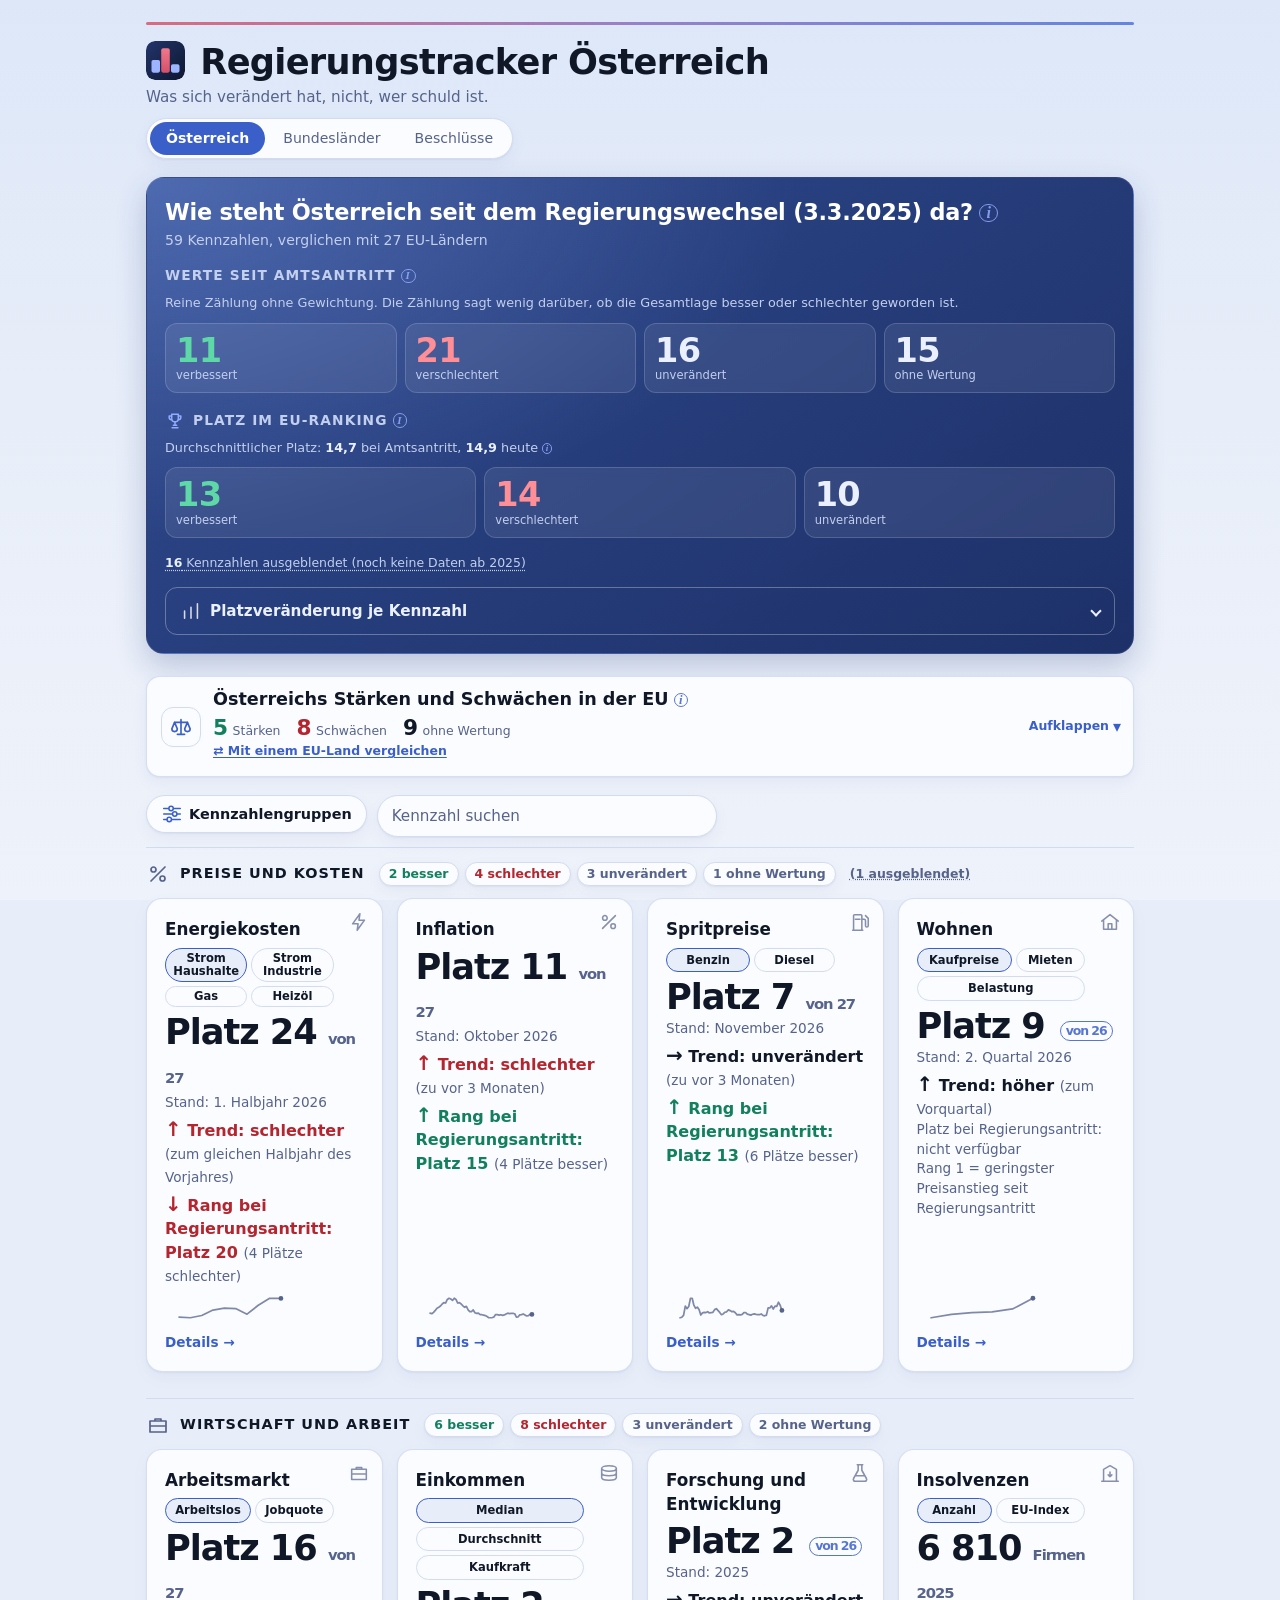
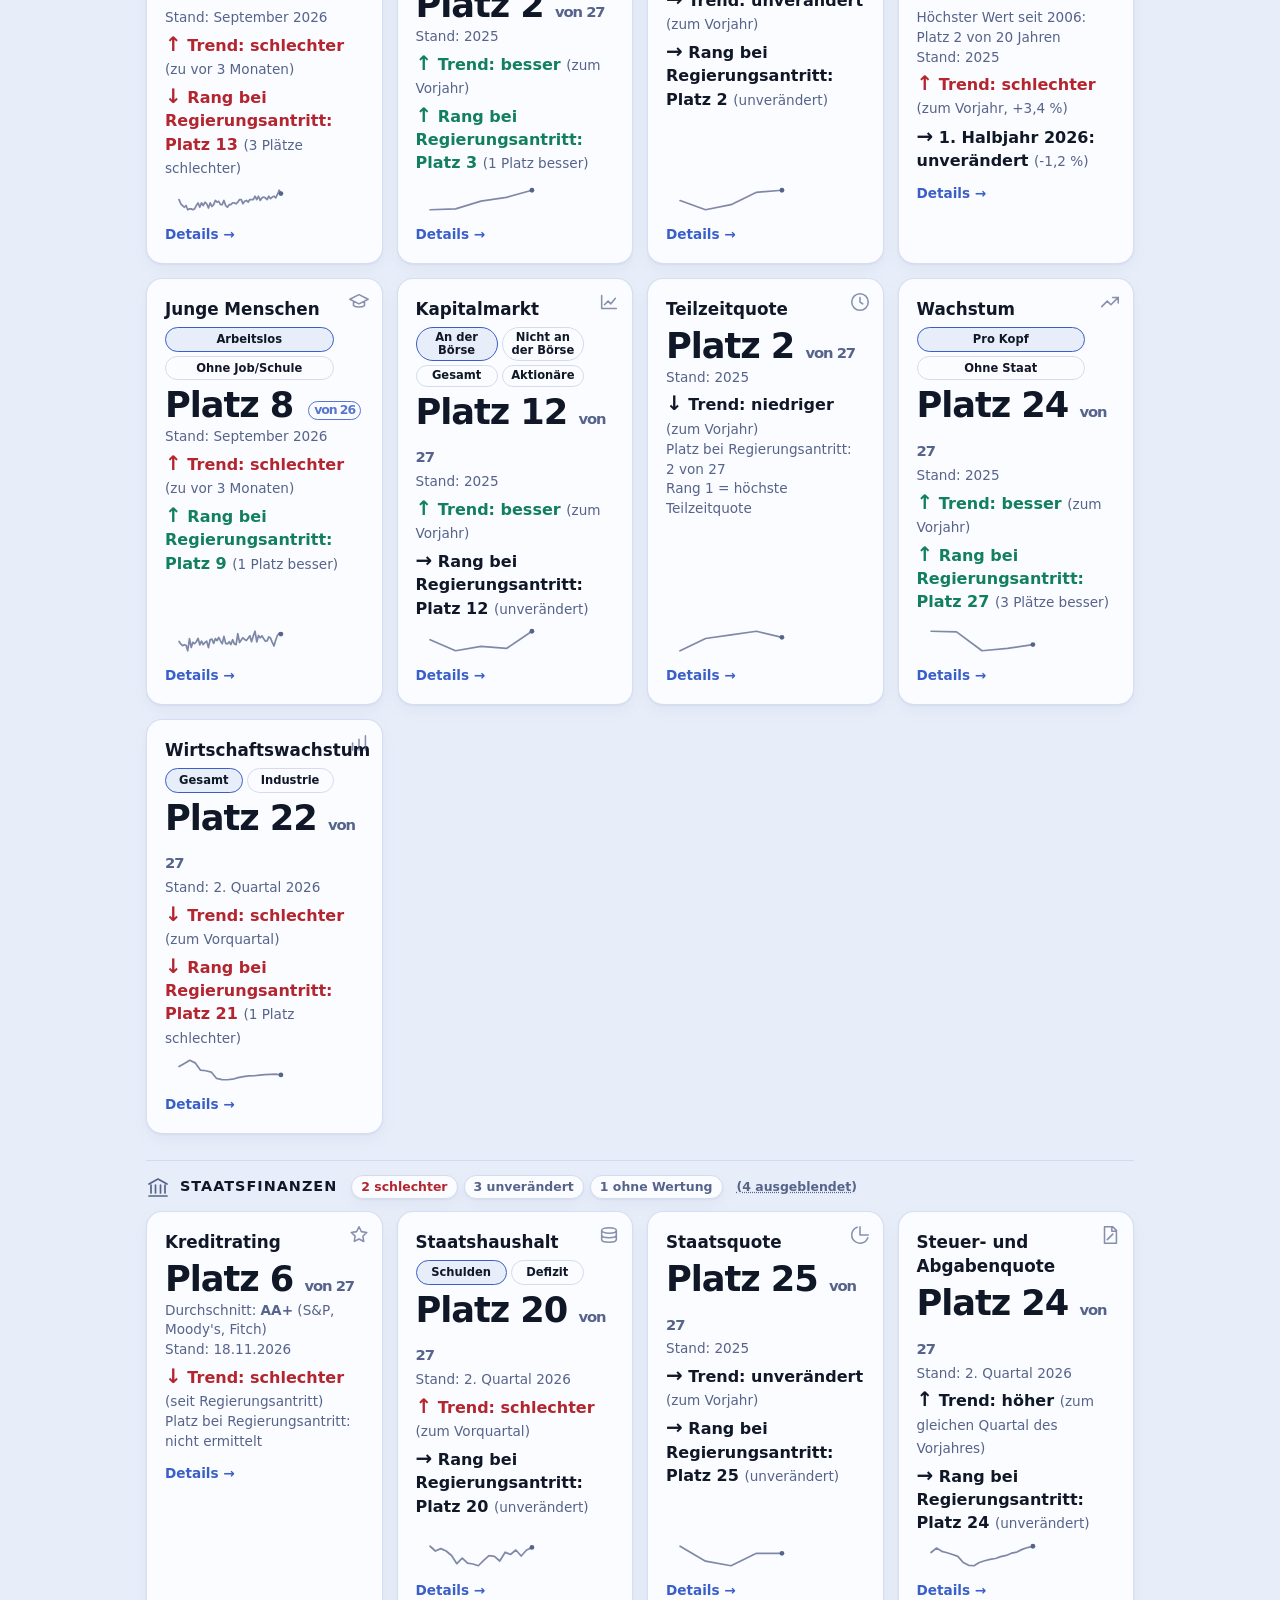
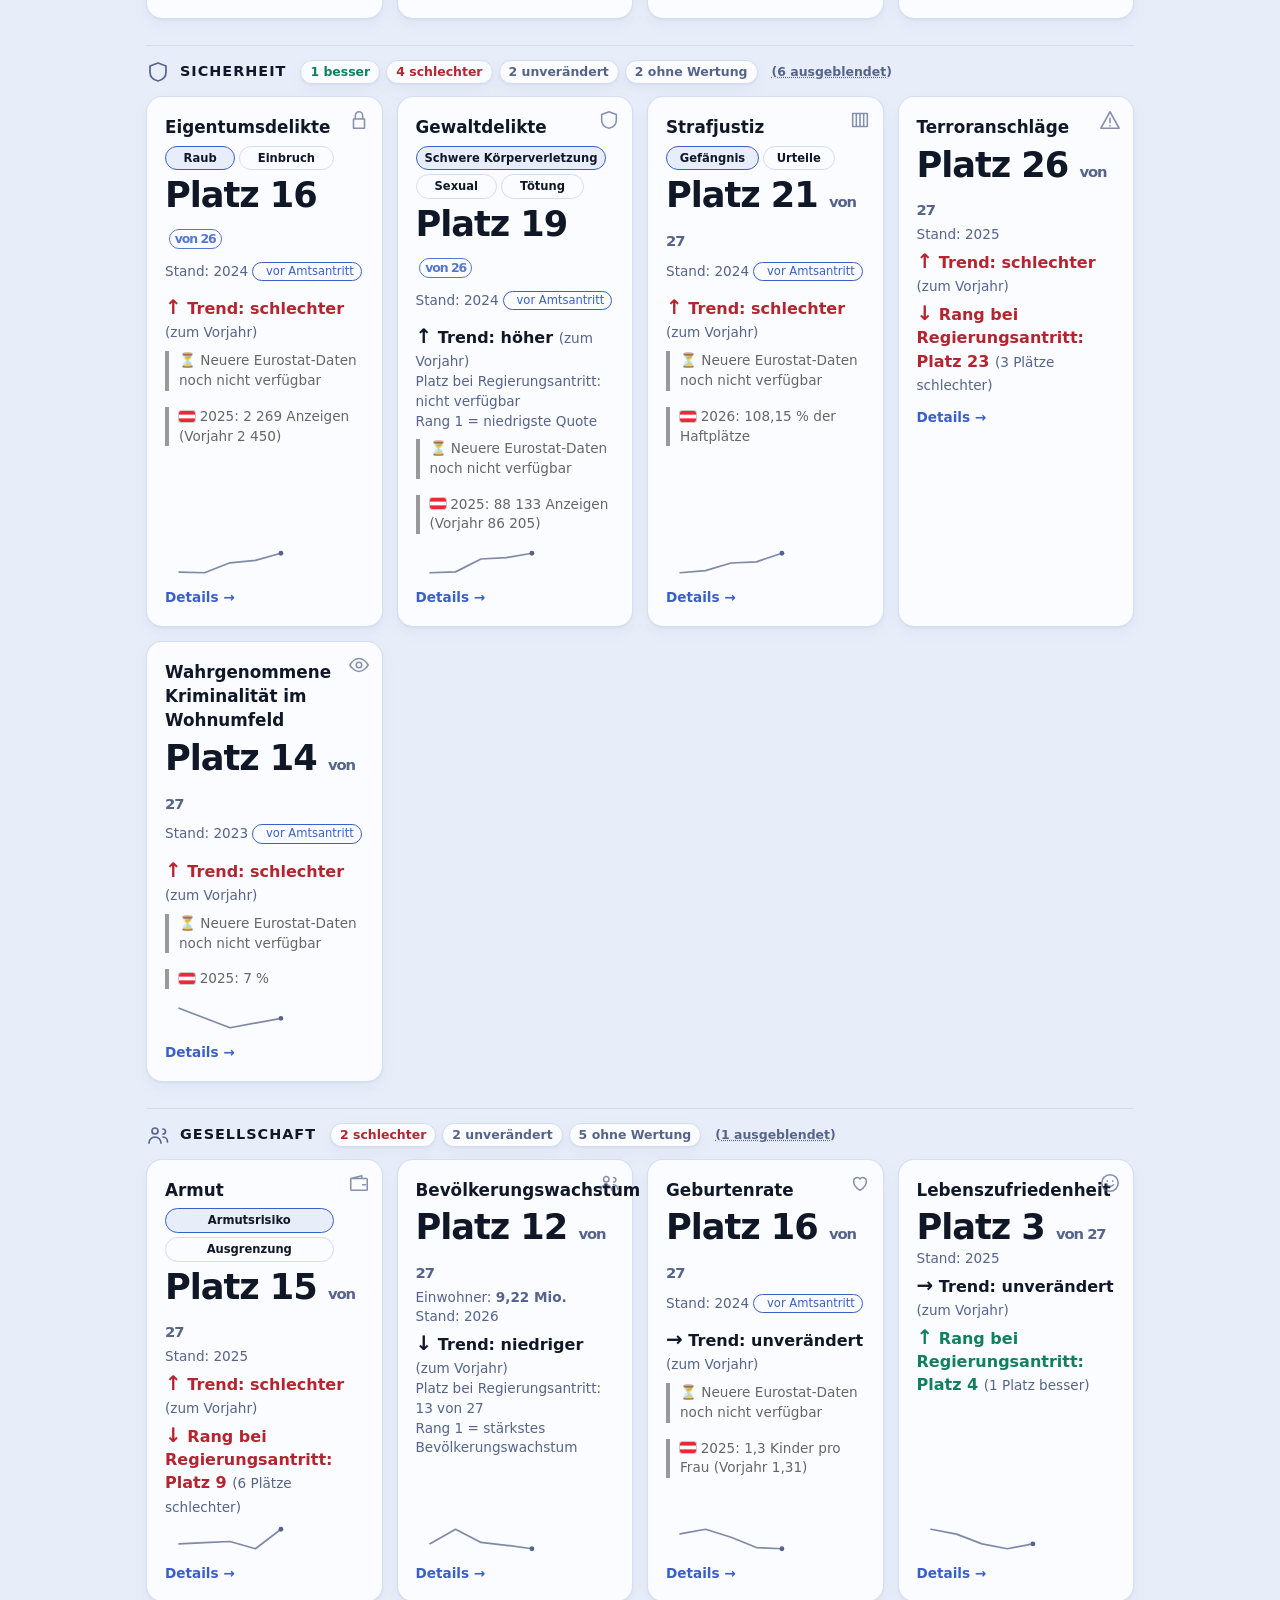
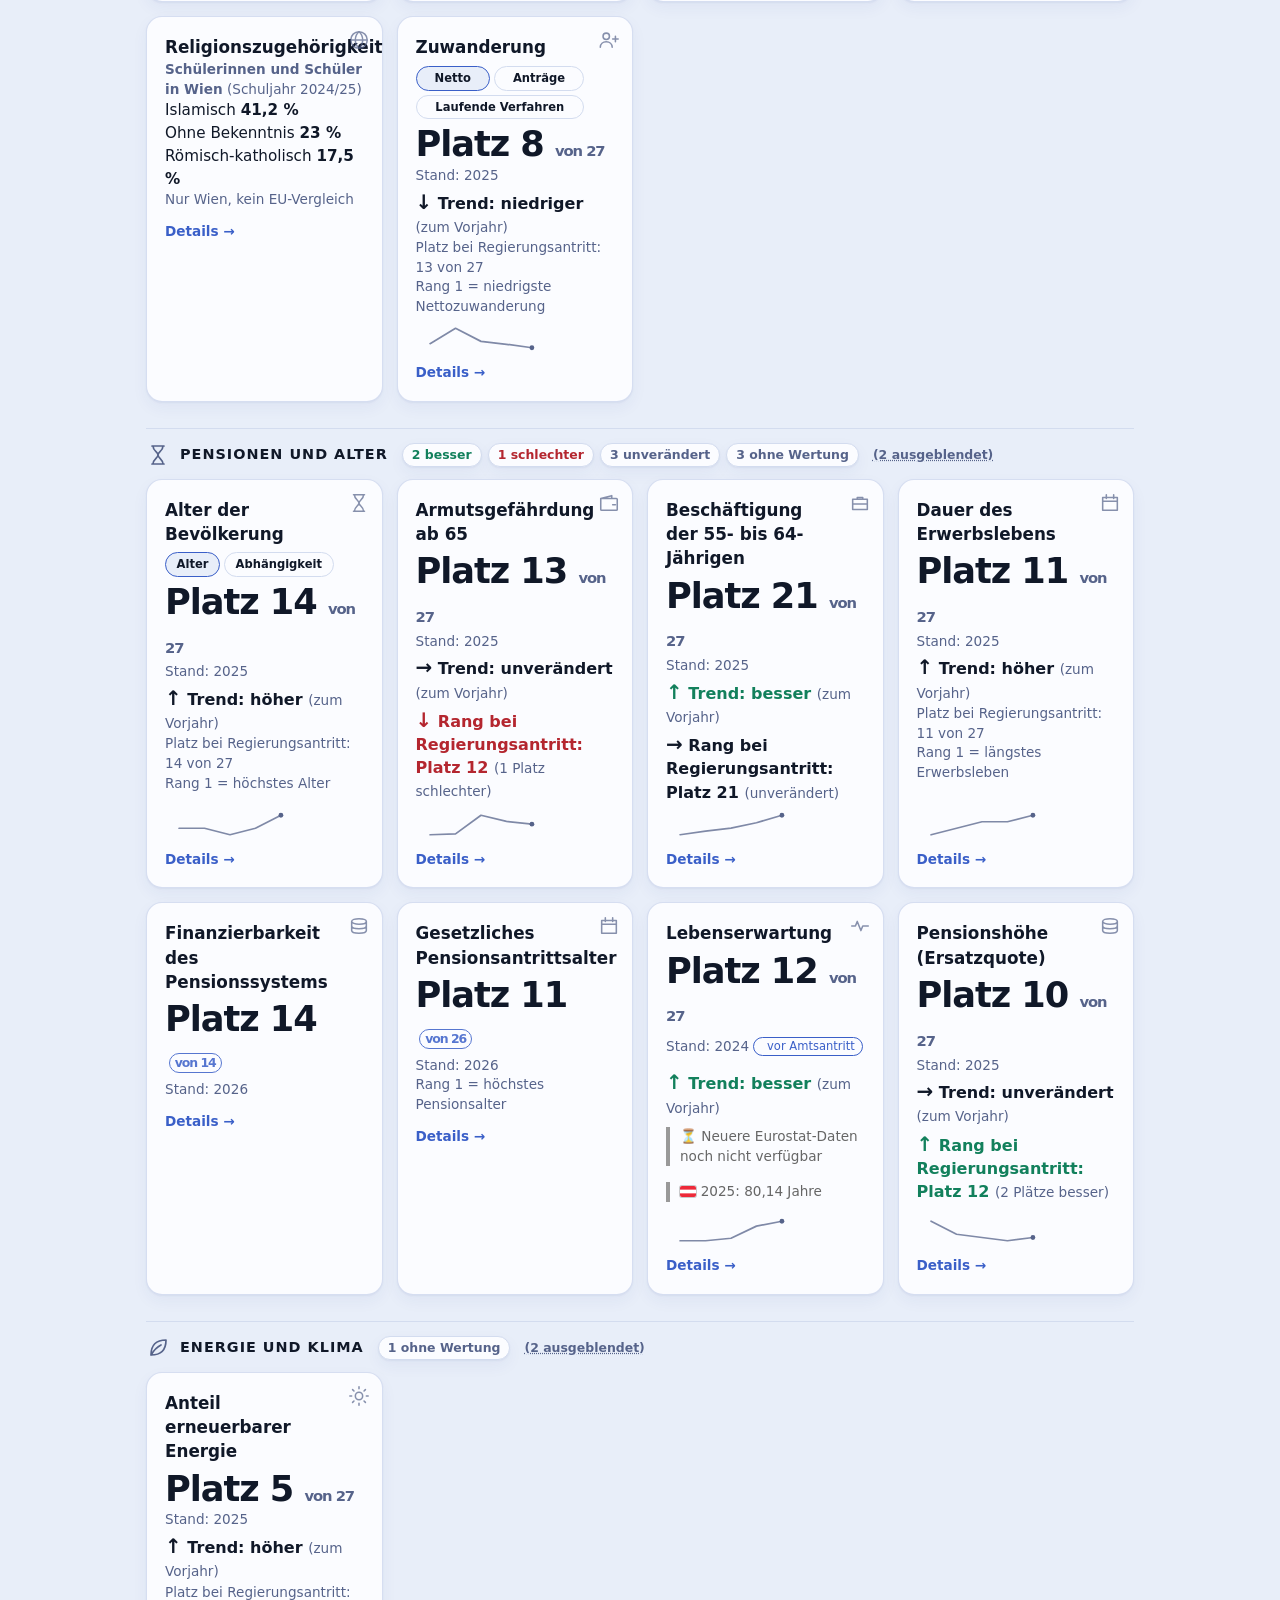
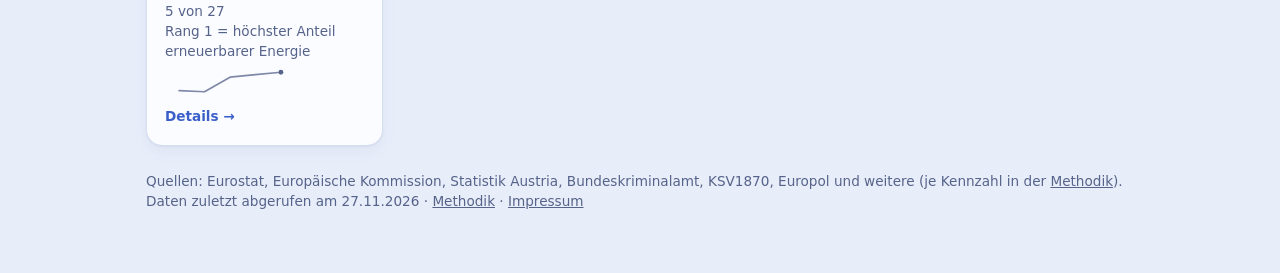
<file: docs/index.html>
<!DOCTYPE html>
<html lang="de">
<head>
<meta charset="utf-8">
<meta name="viewport" content="width=device-width, initial-scale=1">
<meta name="color-scheme" content="light dark">
<meta name="robots" content="noindex, nofollow"><!-- Testphase: Suchmaschinen ignorieren die Seite. Zum Start diese Zeile löschen. -->
<title>Regierungstracker Österreich</title>
<meta name="description" content="Wie entwickelt sich Österreich seit dem Amtsantritt der Bundesregierung? Arbeitslosigkeit, Inflation, Schulden, Geburtenrate, Strompreise und mehr im Ranking der 27 EU-Länder.">
<link rel="icon" href="favicon.svg" type="image/svg+xml">
<link rel="icon" href="favicon-48.png" sizes="48x48" type="image/png">
<link rel="icon" href="favicon-192.png" sizes="192x192" type="image/png">
<link rel="apple-touch-icon" href="apple-touch-icon.png">
<meta property="og:type" content="website">
<meta property="og:title" content="Regierungstracker Österreich">
<meta property="og:description" content="Was sich verändert hat, nicht, wer schuld ist. Platz unter 27 EU-Ländern und Entwicklung seit dem Regierungsantritt.">
<meta property="og:image" content="https://thorusmaximus.github.io/oesterreich-eu-vergleich/vorschau.png">
<meta name="twitter:card" content="summary_large_image">
<link rel="stylesheet" href="style.css?v=fa8a9c5b">
</head>
<body>
<main>
<div class="band" aria-hidden="true"></div>
<header class="kopf">
<div class="tit"><h1 id="h1"><a class="home" href="index.html" aria-label="Zur Startseite"><img class="logo" src="favicon.svg" alt="" width="34" height="34"> Regierungstracker Österreich</a></h1>
<p class="claim">Was sich verändert hat, nicht, wer schuld ist.</p></div>
<div class="tabs seiten seg" role="tablist"><a role="tab" aria-selected="true" class="on" href="index.html">Österreich</a><a role="tab" aria-selected="false" href="bundeslaender.html">Bundesländer</a><a role="tab" aria-selected="false" href="massnahmen.html">Beschlüsse</a></div>
</header>
<section class="hero">
<p class="frage" id="frage">Wie steht Österreich seit dem Regierungswechsel da?</p>
<p class="sub" id="sub">Platz unter den EU-Ländern, pro Kennzahl.</p>
<div class="zahlen" id="zahlen" hidden></div>
</section>
<div id="app"><p>Lade Daten …</p></div>
</main>
<script src="daten.js"></script>
<script src="deko.js"></script>
<script src="common.js?v=e58cf2d3"></script>
<script>
var app = document.getElementById("app");
// Kennzahlen ohne Daten ab 2025 sind ausgeblendet (sie erscheinen automatisch wieder, sobald es neuere Daten gibt)
var versteckt = [];
if(D && D.indikatoren){ versteckt = D.indikatoren.filter(function(i){ return i.ausgeblendet; }); D.indikatoren = D.indikatoren.filter(function(i){ return !i.ausgeblendet; }); }
if(D && D.regierung){
  (function(){
    var n = D.indikatoren.filter(function(i){ return i.oesterreich; }).length;
    var f = document.getElementById("frage");
    f.innerHTML = "Wie steht Österreich seit dem Regierungswechsel ("+datum(D.regierung.start)+") da?"+infoIcon("Amtsantritt der "+D.regierung.name+" am "+datum(D.regierung.start)+" ("+D.regierung.parteien+"). "+n+" Kennzahlen im Vergleich mit den 27 EU-Ländern. Bei einigen Kennzahlen liefern nicht alle Länder Daten, dann steht „von …“ mit der tatsächlichen Zahl der Länder. Manche gibt es nur für Österreich (etwa Insolvenzen und Verurteilungen), sie lassen sich nicht mit anderen EU-Ländern vergleichen.");
    var m = D.indikatoren.filter(function(i){ return i.oesterreich && i.laender && i.laender.length; }).length;
    document.getElementById("sub").textContent = m+" Kennzahlen, verglichen mit 27 EU-Ländern";
  })();
}
if(!D){ app.innerHTML = '<p class="bad">Keine Daten gefunden. Bitte zuerst „node update.js" ausführen.</p>'; }
else {
  var h = banner();
  var byId = {}; D.indikatoren.forEach(function(i){ byId[i.id]=i; });
  // Kombi-Kacheln: nur Kennzahlen mit Daten; sie erscheinen als eine Kachel an der Stelle des ersten
  function kombiVon(i){ var p = paarFuer(i.id); if(!p) return null; var v = p.ids.filter(function(id){ return byId[id] && byId[id].oesterreich; }); return v.length>1 ? { p:p, v:v } : null; }
  function kombiKopf(i){ var k = kombiVon(i); return k.p.titel+'<div class="umsch'+(k.v.length===4?' zwei mz':'')+'" role="group" aria-label="Ansicht">'+k.v.map(function(id){ var n=k.p.ids.indexOf(id); return '<button type="button" data-v="'+id+'" class="'+(id===i.id?'on':'')+'">'+k.p.labels[n]+'</button>'; }).join('')+'</div>'; }
  function suchtext(i){ var p = paarFuer(i.id), t = i.name+' '+(p?p.suche+' '+p.titel+' '+p.labels.join(' ')+' '+p.ids.map(function(id){ return byId[id] ? byId[id].name : ''; }).join(' '):''); return t.toLowerCase(); }
  function anz(i){ var k = kombiVon(i); return (k ? k.p.titel : i.name).replace(/"/g,''); }
  var kachel = function(i){
    var k = '';
    if(!i.oesterreich){
      k += '<div class="card"><div class="t">'+i.name+'</div><p class="warn">Keine Daten verfügbar.</p></div>'; return k;
    }
    var a = i.oesterreich;
    if(i.art==="anteile"){
      k += '<a class="card tile" href="indikator.html?id='+encodeURIComponent(i.id)+'">'
        + '<div class="t">'+i.name+'</div>'
        + '<div class="note"><b>'+i.anteileTitel+'</b> ('+i.periode+')</div>'
        + '<div class="note" style="font-size:.95rem;line-height:1.5;color:var(--fg,inherit)">'+i.anteile.slice(0,3).map(function(x){return x.name+' <b>'+x.wert.toLocaleString("de-AT")+' %</b>';}).join('<br>')+'</div>'
        + '<div class="note">Nur Wien, kein EU-Vergleich</div>'
        + '<div class="more">Details →</div></a>';
      return k;
    }
    if(i.art==="verurteilungen"){
      k += '<a class="card tile" href="indikator.html?id='+encodeURIComponent(i.id)+'">'
        + '<div class="t">'+i.name+'</div>'
        + '<div class="note"><b>Verurteilte Delikte</b> ('+i.periode+', Änderung zum Vorjahr)</div>'
        + '<div class="note" style="font-size:.95rem;line-height:1.6;color:var(--fg,inherit)">'+i.delikte.map(function(d){ return '<div style="display:flex;justify-content:space-between;gap:8px;flex-wrap:wrap"><span>'+d.name.replace('(Schwere) ','').replace('(Schwerer) ','')+'</span><span><b>'+d.wert.toLocaleString("de-AT")+'</b> <span class="'+urteilCls(d.urteil)+'"><span class="ar" aria-hidden="true">'+pfeil(d.richtung)+'</span> '+prozent(d.veraenderungProzent)+'</span></span></div>'; }).join('')+'</div>'
        + '<div class="note">Nur Österreich, kein EU-Vergleich</div>'
        + '<div class="more">Details →</div></a>';
      return k;
    }
    if(i.art==="nurAT"){
      var hj = i.halbjahr;
      k += '<a class="card tile" href="indikator.html?id='+encodeURIComponent(i.id)+'">'
        + '<div class="t">'+(kombiVon(i) ? kombiKopf(i) : i.name)+'</div>'
        + '<div class="r">'+zahl(a.wert)+' <small>Firmen '+i.periode+'</small></div>'
        + '<div class="note">Höchster Wert seit '+i.ersteJahr+': Platz '+a.platzHoechste+' von '+i.anzahlJahre+' Jahren</div>'
        + '<div class="note">Stand: '+periode(i.periode)+' '+amtsPille(i)+'</div>'
        + '<div class="trend '+urteilCls(a.urteil)+'"><span class="ar" aria-hidden="true">'+pfeil(a.richtung)+'</span> Trend: '+trendWort(a.urteil)+' <span class="note">(zum Vorjahr, '+prozent(a.veraenderungProzent)+')</span></div>'
        + (hj ? '<div class="rtrend '+urteilCls(hj.urteil)+'"><span class="ar" aria-hidden="true">'+pfeil(hj.richtung)+'</span> 1. Halbjahr '+hj.jahr+': '+trendWort(hj.urteil)+' <span class="note">('+prozent(hj.veraenderungProzent)+')</span></div>' : '')
        + (i.warnung ? '<p class="warn">'+i.warnung+'</p>' : '')
      + (i.datenHinweis ? '<p class="altdaten">⏳ Neuere Eurostat-Daten noch nicht verfügbar</p>' : '')
      + (i.nachtrag ? '<p class="altdaten"><span class="flagge" role="img" aria-label="Österreich"></span> '+i.nachtrag.jahr+': '+i.nachtrag.wert.toLocaleString("de-AT")+' '+i.nachtrag.einheit+(i.nachtrag.vorjahr!=null?' (Vorjahr '+i.nachtrag.vorjahr.toLocaleString("de-AT")+')':'')+'</p>' : '')
        + '<div class="more">Details →</div></a>';
      return k;
    }
    k += '<a class="card tile" href="indikator.html?id='+encodeURIComponent(i.id)+'">'
      + '<div class="t">'+(kombiVon(i) ? kombiKopf(i) : i.name.replace('Durchschnittseinkommen','Durchschnitts-<br>einkommen'))+'</div>'
      + '<div class="r">Platz '+a.rang+' '+(i.anzahlLaender<27 ? teilPille(i) : '<small>von '+i.anzahlLaender+'</small>')+'</div>'
      + (a.bestand!=null ? '<div class="note">Einwohner: <strong>'+a.bestand.toLocaleString("de-AT",{minimumFractionDigits:2,maximumFractionDigits:2})+' Mio.</strong></div>' : '')
      + (i.art==="rating" ? '<div class="note">Durchschnitt: <strong>'+a.schnittText+'</strong> (S&amp;P, Moody\'s, Fitch)</div>' : '')
      + '<div class="note">Stand: '+(i.art==="rating" ? datum(i.stand) : periode(i.periode))+(i.veraltet ? ' (Aktualisierung fehlgeschlagen)' : '')+' '+amtsPille(i)+'</div>'
      + (a.urteil && !i.ohneTrend ? '<div class="trend '+urteilCls(a.urteil)+'"><span class="ar" aria-hidden="true">'+pfeilFuer(i,a.urteil,a.richtung)+'</span> Trend: '+trendWort(a.urteil)+' <span class="note">('+trendVergleich(i)+')</span></div>' : '')
      + (i.rangVergleich||[]).map(function(v){ if(!v) return ''; var r=rangTrend(a.rang,v.rang); return '<div class="rtrend '+urteilCls(r.u)+'"><span class="ar" aria-hidden="true">'+r.pfeil+'</span> Rang '+v.label.replace(/^seit /,'bei ')+': Platz '+v.rang+' <span class="note">('+r.text+')</span></div>'; }).join('')
      + (i.art==="rating" ? '<div class="note">Platz bei Regierungsantritt: nicht ermittelt</div>' : '')
      + (startPlatz(i) ? '<div class="note">Platz bei Regierungsantritt: '+startPlatz(i).rang+' von '+startPlatz(i).n+'</div>' : '')
      + (i.typ==="neutral" && !i.ausgeblendet && !i.ohneTrend && a.rang!=null && !startPlatz(i) ? '<div class="note">Platz bei Regierungsantritt: nicht verfügbar</div>' : '')
      + (i.typ==="neutral" ? '<div class="note">'+(i.rangText||"Rang 1 = höchster Wert")+'</div>' : '')
      + (i.warnung ? '<p class="warn">'+i.warnung+'</p>' : '')
      + (i.datenHinweis ? '<p class="altdaten">⏳ Neuere Eurostat-Daten noch nicht verfügbar</p>' : '')
      + (i.nachtrag ? '<p class="altdaten"><span class="flagge" role="img" aria-label="Österreich"></span> '+i.nachtrag.jahr+': '+i.nachtrag.wert.toLocaleString("de-AT")+' '+i.nachtrag.einheit+(i.nachtrag.vorjahr!=null?' (Vorjahr '+i.nachtrag.vorjahr.toLocaleString("de-AT")+')':'')+'</p>' : '')
      + '<div class="more">Details →</div></a>';
  return k;
  };
  var GRUPPEN = D.gruppen || ["Wirtschaft und Arbeit","Staatsfinanzen","Preise und Kosten","Gesellschaft","Sicherheit"];
  var bilanz = function(i){ var u=i.oesterreich && i.oesterreich.urteil; if(u==null && i.oesterreich && i.typ && i.typ!=="neutral") return "gleich"; return u==="besser"?"besser":u==="schlechter"?"schlechter":u==="unverändert"?"gleich":"neutral"; };
  // Mit Wertung (Rang), aber neutralem Trend: erscheint bei "unverändert" und bei "ohne Wertung"
  // Veränderung des EU-Platzes seit Amtsantritt (nur Kennzahlen mit Wertung)
  var rangStatus = function(i){ var e = (i.rangVergleich||[]).filter(function(v){ return v && v.regierung; })[0]; if(!e || !i.oesterreich) return null; var t = rangTrend(i.oesterreich.rang, e.rang); return t ? ({besser:"rbesser", schlechter:"rschlechter"}[t.u] || "rgleich") : null; };
  var bilanzen = function(i){ var b = bilanz(i); return (b==="neutral" && i.oesterreich && i.typ && i.typ!=="neutral") ? ["gleich","neutral"] : [b]; };
  var gruppenHtml = GRUPPEN.concat(["Weitere"]).map(function(g){
    var liste = D.indikatoren.filter(function(i){ return (i.gruppe||"Weitere")===g && !(kombiVon(i) && kombiVon(i).v[0]!==i.id); }).sort(function(a,b){ return anz(a).localeCompare(anz(b),"de"); });
    var vl = versteckt.filter(function(i){ return (i.gruppe||"Weitere")===g; }).sort(function(a,b){ return anz(a).localeCompare(anz(b),"de"); });
    if(!liste.length && !vl.length) return "";
    var z = {besser:0, schlechter:0, gleich:0, neutral:0}; D.indikatoren.forEach(function(i){ if((i.gruppe||"Weitere")===g && (i.oesterreich || kombiVon(i))) bilanzen(i).forEach(function(b){ z[b]++; }); });
    var bil = '<span class="bil">'+(z.besser?'<button type="button" class="gb good" data-gf="besser" aria-pressed="false">'+z.besser+' besser</button>':'')+(z.schlechter?'<button type="button" class="gb bad" data-gf="schlechter" aria-pressed="false">'+z.schlechter+' schlechter</button>':'')+(z.gleich?'<button type="button" class="gb" data-gf="gleich" aria-pressed="false">'+z.gleich+' unverändert</button>':'')+(z.neutral?'<button type="button" class="gb" data-gf="neutral" aria-pressed="false">'+z.neutral+' ohne Wertung</button>':'')+'</span>';
    return '<section class="gruppe" data-g="'+g+'"><h2 class="gh">'+g+bil+(vl.length?'<button type="button" class="vbtn" data-t="('+vl.length+' ausgeblendet)" aria-expanded="false" title="Diese Kacheln haben noch keine Daten ab 2025">('+vl.length+' ausgeblendet)</button>':'')+'</h2>'+(vl.length?'<div class="tiles vtiles" hidden><p class="note vnote">Noch keine Daten ab 2025, daher normalerweise ausgeblendet. Sie erscheinen automatisch regulär, sobald neuere Daten vorliegen.</p>'+vl.map(function(i){ var k; try{ k=kachel(i); }catch(e){ k='<a class="card tile" href="indikator.html?id='+i.id+'"><div class="t">'+i.name+'</div><div class="note">Jüngste Daten: '+periode(i.periode)+'</div><div class="more">Details →</div></a>'; } return '<div class="vk" data-n="'+i.name.toLowerCase().replace(/"/g,'')+'">'+k+'</div>'; }).join('')+'</div>':'')+'<div class="tiles">'+liste.map(function(i){ return '<div class="kw" data-k="'+i.name.replace(/"/g,'')+'" data-a="'+anz(i)+'" data-c="'+(kombiVon(i) ? kombiVon(i).v.map(function(id){ return byId[id].geaendert||''; }).sort().pop() : (i.geaendert||''))+'" data-r="'+(kombiVon(i) ? kombiVon(i).v.map(function(id){ return rangStatus(byId[id])||''; }).join(' ') : (rangStatus(i)||''))+'" data-b="'+(kombiVon(i) ? kombiVon(i).v.map(function(id){ return bilanzen(byId[id]).join(' '); }).join(' ') : bilanzen(i).join(' '))+'" data-n="'+suchtext(i).replace(/"/g,'')+'">'+(function(){ var k=kombiVon(i); if(!k) return kachel(i); return k.v.map(function(id,n){ return '<div class="var" data-v="'+id+'" data-r="'+(rangStatus(byId[id])||'')+'" data-b="'+bilanzen(byId[id]).join(' ')+'" data-n="'+(byId[id].name+' '+id).toLowerCase().replace(/"/g,'')+'"'+(n?' style="display:none"':'')+'>'+kachel(byId[id])+'</div>'; }).join(''); })()+'</div>'; }).join('')+'</div></section>';
  }).join('');
  h += '<div class="leiste"><button class="fbtn" id="fbtn" aria-expanded="false" aria-controls="fbox" aria-label="Kennzahlengruppen filtern"><svg viewBox="0 0 24 24" width="22" height="22" fill="none" stroke="currentColor" stroke-width="1.7" stroke-linecap="round" aria-hidden="true"><path d="M3 6h5M14 6h7M3 12h9M18 12h3M3 18h3M12 18h9"/><circle cx="11" cy="6" r="2.4"/><circle cx="15" cy="12" r="2.4"/><circle cx="9" cy="18" r="2.4"/></svg><span>Kennzahlengruppen</span><i class="fdot" id="fdot" hidden></i></button><div class="fbox" id="fbox">'
  + '<div class="filter gr" role="group" aria-label="Kennzahlengruppen"><button class="on" data-g="">Alle Kennzahlengruppen</button><button data-g="__neu">Neue Daten</button><button data-g="__az">Alle A–Z</button>'+GRUPPEN.map(function(g){ return '<button data-g="'+g+'">'+g+'</button>'; }).join('')+'</div></div>'
  + '<div class="suche"><input type="search" id="suche" placeholder="Kennzahl suchen" aria-label="Kennzahl suchen" autocomplete="off"></div></div>' + gruppenHtml;
  h += fussnote();
  app.innerHTML = h;
  if(window.dekoriere) dekoriere(D);
  (function(){ // Flache Ansicht „Alle A–Z“: Kopien aller Kacheln, alphabetisch, ohne Gruppen
    var alle = Array.prototype.slice.call(app.querySelectorAll(".gruppe .kw")).sort(function(a,b){ return a.getAttribute("data-a").localeCompare(b.getAttribute("data-a"),"de"); });
    var sec = document.createElement("section"); sec.className = "az"; sec.id = "az"; sec.style.display = "none";
    var t = document.createElement("div"); t.className = "tiles";
    var verst = Array.prototype.slice.call(app.querySelectorAll(".gruppe .vk")).map(function(v){ var w = document.createElement("div"); w.className = "kw"; var nm = (v.querySelector(".t")||{}).textContent || v.getAttribute("data-n"); w.setAttribute("data-k", nm); w.setAttribute("data-a", nm); w.setAttribute("data-c", ""); w.setAttribute("data-b", "ausgebl"); w.setAttribute("data-n", v.getAttribute("data-n")||""); w.setAttribute("data-r", ""); w.innerHTML = v.innerHTML; return w; });
    var azAlle = alle.map(function(k){ return k.cloneNode(true); }).concat(verst).sort(function(a,b){ return a.getAttribute("data-a").localeCompare(b.getAttribute("data-a"),"de"); });
    azAlle.forEach(function(k){ t.appendChild(k); });
    sec.appendChild(t);
    var gr = app.querySelectorAll(".gruppe"), letzte = gr[gr.length-1];
    if(letzte) letzte.parentNode.insertBefore(sec, letzte.nextSibling); else app.appendChild(sec);
    // Ansicht „Neue Daten“: Kacheln mit neuer Zahl in den letzten 7 Tagen vor dem Datenstand, neueste zuerst
    var ende = new Date((D.aktualisiert||"")+"T12:00:00"), ab = new Date(ende.getTime()-7*864e5).toISOString().slice(0,10);
    var neu = alle.filter(function(k){ return (k.getAttribute("data-c")||"")>=ab; }).sort(function(a,b){ var x=a.getAttribute("data-c"), y=b.getAttribute("data-c"); return x<y?1:x>y?-1:a.getAttribute("data-a").localeCompare(b.getAttribute("data-a"),"de"); });
    var nd = document.createElement("section"); nd.className = "az"; nd.id = "nd"; nd.style.display = "none";
    nd.innerHTML = '<p class="note ndn">Neue Zahlen der letzten 7 Tage (bis '+datum(D.aktualisiert)+'), die neuesten zuerst.</p>';
    var t2 = document.createElement("div"); t2.className = "tiles";
    neu.forEach(function(k){ var c=k.cloneNode(true); t2.appendChild(c); });
    nd.appendChild(t2); sec.parentNode.insertBefore(nd, sec.nextSibling);
  })();
  (function(){
    // Stärken und Schwächen: Platz in den obersten bzw. untersten 5 (bis 20 Länder: 4, bis 15 Länder: 3)
    var st=[], sw=[], nst=[], nsw=[];
    D.indikatoren.concat(versteckt).forEach(function(i){
      var o=i.oesterreich, n=i.anzahlLaender; if(!o || !n || o.rang==null || !i.typ) return;
      var ohne = i.typ==="neutral" || i.trendNeutral || (!i.ausgeblendet && bilanzen(i).indexOf("neutral")>=0); // ohne Wertung; ausgeblendete gewertete Kennzahlen zählen mit
      var k = n>20 ? 5 : n>15 ? 4 : 3;
      if(o.rang<=k) (ohne?nst:st).push(i); else if(o.rang>=n-k+1) (ohne?nsw:sw).push(i);
    });
    var vis=function(l){ return l.filter(function(i){ return !i.ausgeblendet; }).length; };
    var nv=nst.length+nsw.length; // ohne Wertung
    var rel=function(i){ return i.oesterreich.rang/i.anzahlLaender; };
    st.sort(function(a,b){ return rel(a)-rel(b) || a.name.localeCompare(b.name,"de"); });
    sw.sort(function(a,b){ return rel(b)-rel(a) || a.name.localeCompare(b.name,"de"); });
    var byRel=function(a,b){ return rel(a)-rel(b) || a.name.localeCompare(b.name,"de"); };
    nst.sort(byRel); nsw.sort(function(a,b){ return byRel(b,a); });
    if(!st.length && !sw.length && !nst.length && !nsw.length) return;
    var li=function(l,ton,neu){ return l.length ? '<ul>'+l.map(function(i){ return '<li><a href="indikator.html?id='+encodeURIComponent(i.id)+'"><span>'+i.name+(i.ausgeblendet?' <small>(Daten bis '+periode(i.periode)+')</small>':(neu?' <small>(ohne Wertung)</small>':''))+'</span><b class="'+(neu?'':ton)+'">Platz '+i.oesterreich.rang+' <small>von '+i.anzahlLaender+'</small></b></a></li>'; }).join('')+'</ul>' : '<p class="note">Keine.</p>'; };
    var box=document.createElement("details"); box.className="sust";
    var SCALE='<svg class="ic" viewBox="0 0 24 24" width="22" height="22" fill="none" stroke="currentColor" stroke-width="1.8" stroke-linecap="round" stroke-linejoin="round" aria-hidden="true"><path d="M12 4v16M8 20h8M5 7h14"/><path d="M5 7l-3 7a3 3 0 0 0 6 0L5 7zM19 7l-3 7a3 3 0 0 0 6 0l-3-7z"/></svg>';
    box.innerHTML='<summary><span class="sk">'+SCALE+'</span><div class="stt"><h2 class="gh">Österreichs Stärken und Schwächen in der EU'+infoIcon("Gezeigt werden Kennzahlen mit Wertung, bei denen Österreich unter den obersten bzw. untersten Plätzen liegt: bei 21 bis 27 Ländern die ersten bzw. letzten fünf, bei 16 bis 20 Ländern vier, bei 15 oder weniger drei. Kennzahlen mit Wertung zählen auch dann, wenn es noch keine Daten ab 2025 gibt (Hinweis „Daten bis 2024“). Kennzahlen ohne Wertung stehen unter „Ohne Wertung“.")+'</h2><span class="sz"><span class="sn"><b class="good">'+st.length+'</b> Stärken</span><span class="sn"><b class="bad">'+sw.length+'</b> Schwächen</span>'+(nv?'<span class="sn"><b>'+nv+'</b> ohne Wertung</span>':'')+'</span><span class="svhint" role="button" tabindex="0">\u21c4 Mit einem EU-Land vergleichen</span></div><span class="auf" aria-hidden="true"></span></summary><div class="sustg"><div><h3 class="good">Stärken ('+st.length+')</h3>'+li(st,"good")+'</div><div><h3 class="bad">Schwächen ('+sw.length+')</h3>'+li(sw,"bad")+'</div>'
      + ((nv||nst.length||nsw.length) ? '<div class="sdrit"><h3 class="svh">Ohne Wertung ('+nv+')'+infoIcon("Kennzahlen ohne Wertung: Ob ein hoher oder niedriger Platz gut ist, wird nicht bewertet. Rang 1 steht je nach Kennzahl für den höchsten oder den niedrigsten Wert. Es gelten dieselben Grenzen wie bei Stärken und Schwächen.")+'</h3><div class="ow">'+(nst.length?'<h3>Ganz vorne ('+nst.length+')</h3>'+li(nst,"",1):'')+(nsw.length?'<h3>Ganz hinten ('+nsw.length+')</h3>'+li(nsw,"",1):'')+'</div></div>' : '')
      + '</div>';
    // Vergleich mit einem anderen EU-Land: dieselben Grenzen, nur Kennzahlen mit Wertung
    var ländern = {}; D.indikatoren.forEach(function(i){ (i.laender||[]).forEach(function(x){ if(x.code!=="AT") ländern[x.code]=x.name; }); });
    var codes = Object.keys(ländern).sort(function(a,b){ return ländern[a].localeCompare(ländern[b],"de"); });
    var vb = document.createElement("div"); vb.className = "svgl";
    vb.innerHTML = '<label for="svl">Mit einem anderen EU-Land vergleichen:</label> <select id="svl"><option value="">Kein Vergleich</option>'+codes.map(function(c){ return '<option value="'+c+'">'+ländern[c]+'</option>'; }).join('')+'</select>';
    box.insertBefore(vb, box.querySelector(".sustg"));
    box.querySelector(".svhint").addEventListener("click", function(){ setTimeout(function(){ var l=box.querySelector("#svl"); if(box.open && l){ l.focus({preventScroll:true}); l.scrollIntoView({block:"center",behavior:"smooth"}); } },50); });
    box.querySelector(".svhint").addEventListener("keydown", function(e){ if(e.key==="Enter"||e.key===" "){ e.preventDefault(); this.click(); } });
    var sel = vb.querySelector("#svl"), svx = document.createElement("div"); svx.id="svx"; svx.className="svgl2"; box.appendChild(svx);
    sel.addEventListener("change", function(){
      var c = sel.value; box.classList.toggle("mitland",!!c); if(!c){ svx.innerHTML=""; return; }
      fokus="AT"; render(c);
    });
    var fokus="AT";
    var rk=function(i,code){ if(code==="AT"){ var o=i.oesterreich; return o && o.rang!=null ? o.rang : null; } var x=(i.laender||[]).filter(function(z){ return z.code===code; })[0]; return x && x.rank!=null ? x.rank : null; };
    var sortier=function(l,auf){ return l.sort(function(p,q){ var d=(p.r/p.n)-(q.r/q.n); return (auf?d:-d) || p.i.name.localeCompare(q.i.name,"de"); }); };
    var listen=function(code){
      var a=[], b2=[], na=[], nb=[];
      D.indikatoren.concat(versteckt).forEach(function(i){
        if(!i.typ) return;
        var n=i.anzahlLaender, r=rk(i,code); if(!n || r==null) return;
        var ohne = i.typ==="neutral" || i.trendNeutral || (!i.ausgeblendet && bilanzen(i).indexOf("neutral")>=0);
        var k = n>20 ? 5 : n>15 ? 4 : 3, e={i:i,r:r,n:n};
        if(r<=k) (ohne?na:a).push(e); else if(r>=n-k+1) (ohne?nb:b2).push(e);
      });
      return {a:sortier(a,true), b:sortier(b2,false), na:sortier(na,true), nb:sortier(nb,false)};
    };
    var render=function(c){
      if(!c){ svx.innerHTML=""; return; }
      var fc = fokus==="AT" ? "AT" : c, oc = fokus==="AT" ? c : "AT", fn = fc==="AT" ? "Österreich" : ländern[c], on = oc==="AT" ? "Österreich" : ländern[c];
      var L=listen(fc), A=listen("AT"), C=listen(c);
      var lst=function(l,ton){ return l.length ? '<ul>'+l.map(function(e){ var o=rk(e.i,oc); return '<li><a href="indikator.html?id='+encodeURIComponent(e.i.id)+'"><span>'+e.i.name+(e.i.ausgeblendet?' <small>(Daten bis '+periode(e.i.periode)+')</small>':'')+'</span><b class="'+ton+'">Platz '+e.r+' <small>von '+e.n+'</small> <small class="oth">('+on+': '+(o==null?'–':'Platz '+o)+')</small></b></a></li>'; }).join('')+'</ul>' : '<p class="note">Keine.</p>'; };
      var sd=function(x,y){ var d=x-y; return (d>0?"+":d<0?"−":"±")+Math.abs(d); };
      var saldo='<p class="svs"><b>'+ländern[c]+':</b> '+C.a.length+' Stärken, '+C.b.length+' Schwächen, Saldo <b>'+sd(C.a.length,C.b.length)+'</b><span class="svsep">&nbsp;&nbsp;·&nbsp;&nbsp;</span><br class="svbr"><b>Österreich:</b> '+A.a.length+' Stärken, '+A.b.length+' Schwächen, Saldo <b>'+sd(A.a.length,A.b.length)+'</b>'+infoIcon("Das Saldo ist die Zahl der Stärken minus die Zahl der Schwächen, nach denselben Grenzen und für dieselben Kennzahlen mit Wertung. Es ist eine reine Zählung ohne Gewichtung: Jede Kennzahl zählt gleich viel. Es berücksichtigt nur Plätze in der Spitze und am Ende, nicht das Mittelfeld. Fehlen einem Land Daten bei einzelnen Kennzahlen, hat es dort keine Möglichkeit auf eine Stärke oder Schwäche. Das Saldo sagt deshalb wenig darüber aus, welches Land insgesamt besser dasteht.")+'</p>';
      var tog='<div class="svtog" role="group" aria-label="Sicht wählen"><span>Stärken und Schwächen von:</span><button type="button" data-f="AT" aria-pressed="'+(fokus==="AT")+'">Österreich</button><button type="button" data-f="X" aria-pressed="'+(fokus!=="AT")+'">'+ländern[c]+'</button></div>';
      var on2=L.na.length+L.nb.length;
      svx.innerHTML = tog+saldo+'<div class="svdesk"><div class="sustg"><div><h3 class="good">Stärken ('+L.a.length+')</h3>'+lst(L.a,"good")+'</div><div><h3 class="bad">Schwächen ('+L.b.length+')</h3>'+lst(L.b,"bad")+'</div>'+(on2?'<div class="sdrit"><h3 class="svh">Ohne Wertung ('+on2+')'+infoIcon("Kennzahlen ohne Wertung: Ob ein hoher oder niedriger Platz gut ist, wird nicht bewertet. Rang 1 steht je nach Kennzahl für den höchsten oder den niedrigsten Wert. Es gelten dieselben Grenzen wie bei Stärken und Schwächen.")+'</h3><div class="ow"><h3>Ganz vorne ('+L.na.length+')</h3>'+lst(L.na,"")+'<h3>Ganz hinten ('+L.nb.length+')</h3>'+lst(L.nb,"")+'</div></div>':'')+'</div></div><p class="note">Hat ein Land bei einer Kennzahl keinen Platz, steht dort ein Strich.</p>';
    };
    svx.addEventListener("click", function(e){ var b=e.target.closest(".svtog button"); if(!b) return; fokus = b.getAttribute("data-f")==="AT" ? "AT" : "X"; render(sel.value); });
    box.querySelector("summary").addEventListener("click", function(e){ if(e.target.closest(".info")) e.preventDefault(); });
    var ap=document.getElementById("app"); ap.parentNode.insertBefore(box,ap);
  })();
  app.addEventListener("click", function(e){ var b=e.target.closest&&e.target.closest(".vbtn"); if(!b) return; var t=b.closest("section").querySelector(".vtiles"); var auf=b.getAttribute("aria-expanded")!=="true"; t.hidden=!auf && fSt!=="ausgebl"; b.setAttribute("aria-expanded",auf?"true":"false"); b.textContent=auf?"(ausgeblendete Kacheln verbergen)":b.getAttribute("data-t"); });
  (function(){
    var z = {besser:0, schlechter:0, gleich:0, neutral:0};
    D.indikatoren.forEach(function(i){ if(i.oesterreich){ bilanzen(i).forEach(function(b){ if(z[b]!==undefined) z[b]++; }); } });
    z.ausgebl = versteckt.length;
    var el = document.getElementById("zahlen"), mk = function(k, txt){ return '<button type="button" class="zb '+k+'" data-fz="'+k+'" aria-pressed="false"><b>'+z[k]+'</b> '+txt+'</button>'; };
    var r = {rbesser:0, rschlechter:0, rgleich:0};
    D.indikatoren.forEach(function(i){ var s = rangStatus(i); if(s) r[s]++; });
    var mr = function(k, txt){ return '<button type="button" class="zb rb '+k+'" data-fz="'+k+'" aria-pressed="false"><b>'+r[k]+'</b> '+txt+'</button>'; };
    var TROPHY='<svg class="ic" viewBox="0 0 24 24" width="18" height="18" fill="none" stroke="currentColor" stroke-width="1.8" stroke-linecap="round" stroke-linejoin="round" aria-hidden="true"><path d="M8 4h8v5a4 4 0 0 1-8 0V4z"/><path d="M8 6H5v1.5A3 3 0 0 0 8 10.5M16 6h3v1.5a3 3 0 0 1-3 3"/><path d="M12 13v4M8.5 20h7M10 17h4"/></svg>';
    var avgHtml = ""; (function(){ // Durchschnittlicher Platz Österreichs (Kennzahlen mit Wertung), auf 27 Länder umgerechnet
      var a=0, b=0, n=0;
      D.indikatoren.forEach(function(i){ if(!i.typ || i.typ==="neutral" || !i.oesterreich || !i.anzahlLaender) return; var v=(i.rangVergleich||[]).filter(function(q){ return q && q.regierung; })[0]; if(!v || !v.n) return; a += i.oesterreich.rang/i.anzahlLaender; b += v.rang/v.n; n++; });
      if(n<10) return; var f=function(x){ return (x/n*27).toLocaleString("de-AT",{minimumFractionDigits:1,maximumFractionDigits:1}); };
      avgHtml = '<span class="lg">Durchschnittlicher Platz</span><span class="kt">Ø Platz</span>: <b>'+f(b)+'</b> bei Amtsantritt, <b>'+f(a)+'</b> heute'+infoIcon("Mittelwert aller Plätze Österreichs bei den "+n+" Kennzahlen mit Wertung, für die es einen Platz bei Amtsantritt und heute gibt. Jede Kennzahl zählt gleich viel. Plätze bei Kennzahlen mit weniger als 27 Ländern sind auf 27 Länder umgerechnet. Das ist nur Österreichs eigener Durchschnitt, kein Gesamtplatz im Vergleich mit anderen Ländern, denn die Plätze der anderen Länder bei Amtsantritt liegen nicht vor. Eine niedrigere Zahl heißt: im Schnitt weiter vorne.");
    })();
    var big = function(k, txt, src){ var v=src[k]; return '<button type="button" class="zb hb '+k+'" data-fz="'+k+'" aria-pressed="false"><b>'+v+'</b><span>'+txt+'</span></button>'; };
    el.innerHTML = '<div class="hk">Werte seit Amtsantritt'+infoIcon("Gezählt wird jede Kennzahl einzeln, bei zusammengeführten Fenstern jede Variante. Die Zahlen zeigen, wie sich Österreich seit dem Amtsantritt verändert hat, nicht, warum. Jede Kennzahl zählt gleich viel, eine Gewichtung fehlt: Ein kleiner Wert und ein großer zählen gleich, deshalb sagt die Zählung wenig darüber, ob die Gesamtlage besser oder schlechter geworden ist. „Ohne Wertung“ sind Kennzahlen, bei denen nicht bewertet wird, ob ein höherer oder niedrigerer Wert besser ist. Ein Tipp auf eine Zahl zeigt nur die passenden Fenster, ein zweiter Tipp hebt den Filter wieder auf.")+'</div>'
      + '<p class="hd">Reine Zählung ohne Gewichtung. Die Zählung sagt wenig darüber, ob die Gesamtlage besser oder schlechter geworden ist.</p>'
      + '<div class="hz h4">'+big("besser","verbessert",z)+big("schlechter","verschlechtert",z)+big("gleich","unverändert",z)+big("neutral","ohne Wertung",z)+'</div>'
      + '<div class="hk">'+TROPHY+'<span>Platz im EU-Ranking</span>'+infoIcon("Hier zählt nur, ob sich Österreichs Platz unter den EU-Ländern seit dem Amtsantritt verbessert oder verschlechtert hat. Das ist unabhängig vom Trend der Werte. Nur Kennzahlen mit Wertung werden gezählt. Einige Kennzahlen gibt es nur für Österreich (etwa Insolvenzen und Verurteilungen). Sie lassen sich nicht mit anderen EU-Ländern vergleichen und kommen hier deshalb nicht vor.")+'</div>'
      + (avgHtml ? '<p class="hd avg">'+avgHtml+'</p>' : '')
      + '<div class="hz h3">'+big("rbesser","verbessert",r)+big("rschlechter","verschlechtert",r)+big("rgleich","unverändert",r)+'</div>'
      + (versteckt.length ? '<div class="hf"><button type="button" class="zb hs ausgebl" data-fz="ausgebl" aria-pressed="false"><b>'+z.ausgebl+'</b> Kennzahlen ausgeblendet (noch keine Daten ab 2025)</button></div>' : '');
    el.hidden = false;
    var pg = window.platzGrafik && platzGrafik(D); if(pg) el.appendChild(pg);
    el.addEventListener("click", function(e){
      var b = e.target.closest(".zb"); if(!b) return;
      if(window.__st) window.__st(b.getAttribute("data-fz")); b.blur();
      var fl = document.querySelector(".suche"); if(fl && (fSt!=="alle"||fRk!=="alle")) fl.scrollIntoView({behavior:"smooth",block:"start"});
    });
  })();
  var fSt="alle", fRk="alle", fGr="";
  function filtere(){
    var q = (document.getElementById("suche").value||"").trim().toLowerCase();
    document.querySelectorAll(".kw").forEach(function(w){
      var sec = w.closest(".gruppe"), gf = (sec && sec.getAttribute("data-gf")) || "";
      var okS = function(b){ return (fSt==="alle" || b.indexOf(fSt)>=0) && (!gf || b.indexOf(gf)>=0); };
      var bs = w.getAttribute("data-b").split(" "), rs = w.getAttribute("data-r").split(" "), passt = okS(bs) && (fRk==="alle" || rs.indexOf(fRk)>=0);
      if(fSt==="ausgebl"){ w.style.display = "none"; return; }
      w.style.display = (passt && (!q || w.getAttribute("data-n").indexOf(q)>=0)) ? "" : "none";
      var vars = w.querySelectorAll(".var"); if(!vars.length) return;
      // Passende Variante: 1. Treffer der Suche (nach Name), 2. Wertungsfilter, 3. zuletzt gewählte (Standard: erste)
      var okF = function(v){ return okS(v.getAttribute("data-b").split(" ")) && (fRk==="alle" || v.getAttribute("data-r").split(" ").indexOf(fRk)>=0); }, zeige = null;
      if(q) vars.forEach(function(v){ if(!zeige && okF(v) && v.getAttribute("data-n").indexOf(q)>=0) zeige = v; });
      if(!zeige){
        var cur = w.querySelector(".var:not([style*='none'])");
        var sel = w.getAttribute("data-sel");
        if(cur && okF(cur) && !q) zeige = cur;
        if(!zeige && sel) vars.forEach(function(v){ if(!zeige && v.getAttribute("data-v")===sel && okF(v)) zeige = v; });
        if(!zeige) vars.forEach(function(v){ if(!zeige && okF(v)) zeige = v; });
        if(!zeige) zeige = vars[0];
      }
      vars.forEach(function(v){ v.style.display = v===zeige ? "" : "none"; });
      // Umschalter: bei aktivem Wertungsfilter nur die passenden Varianten anbieten
      var ok = {}; vars.forEach(function(v){ ok[v.getAttribute("data-v")] = okF(v); });
      w.querySelectorAll(".umsch button").forEach(function(bt){ bt.style.display = ok[bt.getAttribute("data-v")] ? "" : "none"; });
    });
    var av = fSt==="ausgebl", az = document.getElementById("az");
    if(az) az.style.display = fGr==="__az" && !av && az.querySelector(".kw:not([style*='none'])") ? "" : "none";
    var nd = document.getElementById("nd");
    if(nd) nd.style.display = fGr==="__neu" && !av && nd.querySelector(".kw:not([style*='none'])") ? "" : "none";
    document.querySelectorAll(".vtiles").forEach(function(t){
      var btn = t.closest("section").querySelector(".vbtn"), offen = btn && btn.getAttribute("aria-expanded")==="true";
      t.hidden = !(av || offen);
      t.querySelectorAll(".vk").forEach(function(k){ k.style.display = (!av || !q || k.getAttribute("data-n").indexOf(q)>=0) ? "" : "none"; });
    });
    document.querySelectorAll(".gruppe").forEach(function(s){ var gOk = !fGr || s.getAttribute("data-g")===fGr || (av && fGr==="__az"); s.style.display = gOk && (s.querySelector(".kw:not([style*='none'])") || (av && s.querySelector(".vk:not([style*='none'])"))) ? "" : "none"; });
  }
  window.__st = function(f){
    if(f.charAt(0)==="r" && f!=="rgleich" || f==="rgleich") fRk = (fRk===f ? "alle" : f); else fSt = (fSt===f ? "alle" : f);
    document.querySelectorAll(".zb").forEach(function(b){ var k = b.getAttribute("data-fz"), on = k===fSt || k===fRk; b.classList.toggle("on", on); b.setAttribute("aria-pressed", on ? "true" : "false"); });
    filtere();
  };
  document.querySelectorAll(".filter").forEach(function(box){
    box.addEventListener("click", function(e){
      var b = e.target.closest("button"); if(!b) return;
      box.querySelectorAll("button").forEach(function(x){ x.classList.toggle("on", x===b); });
      fGr=b.getAttribute("data-g");
      filtere();
      var fb=document.getElementById("fbox"), fbt=document.getElementById("fbtn"); if(fb && fb.classList.contains("offen")){ fb.classList.remove("offen"); fbt.setAttribute("aria-expanded","false"); }
      document.getElementById("fdot").hidden = !fGr;
    });
  });
  document.getElementById("suche").addEventListener("input", filtere);
  app.addEventListener("click", function(e){
    var b = e.target.closest && e.target.closest(".gb"); if(!b) return;
    var sec = b.closest(".gruppe"), f = b.getAttribute("data-gf"), neu = sec.getAttribute("data-gf")===f ? "" : f;
    if(neu) sec.setAttribute("data-gf", neu); else sec.removeAttribute("data-gf");
    sec.querySelectorAll(".gb").forEach(function(x){ var on = x.getAttribute("data-gf")===neu; x.classList.toggle("on", on); x.setAttribute("aria-pressed", on ? "true" : "false"); });
    b.blur(); filtere();
  });
  document.addEventListener("click", function(e){
    var b = e.target.closest(".umsch button"); if(!b) return;
    e.preventDefault(); e.stopPropagation();
    var w = b.closest(".kw"), v = b.getAttribute("data-v");
    w.querySelectorAll(".var").forEach(function(d){ d.style.display = d.getAttribute("data-v")===v ? "" : "none"; });
    w.setAttribute("data-sel", v);
  }, true);
  document.getElementById("fbtn").addEventListener("click", function(){
    var o = document.getElementById("fbox").classList.toggle("offen");
    this.setAttribute("aria-expanded", o ? "true" : "false");
  });
}
</script>
</body>
</html>
</file>
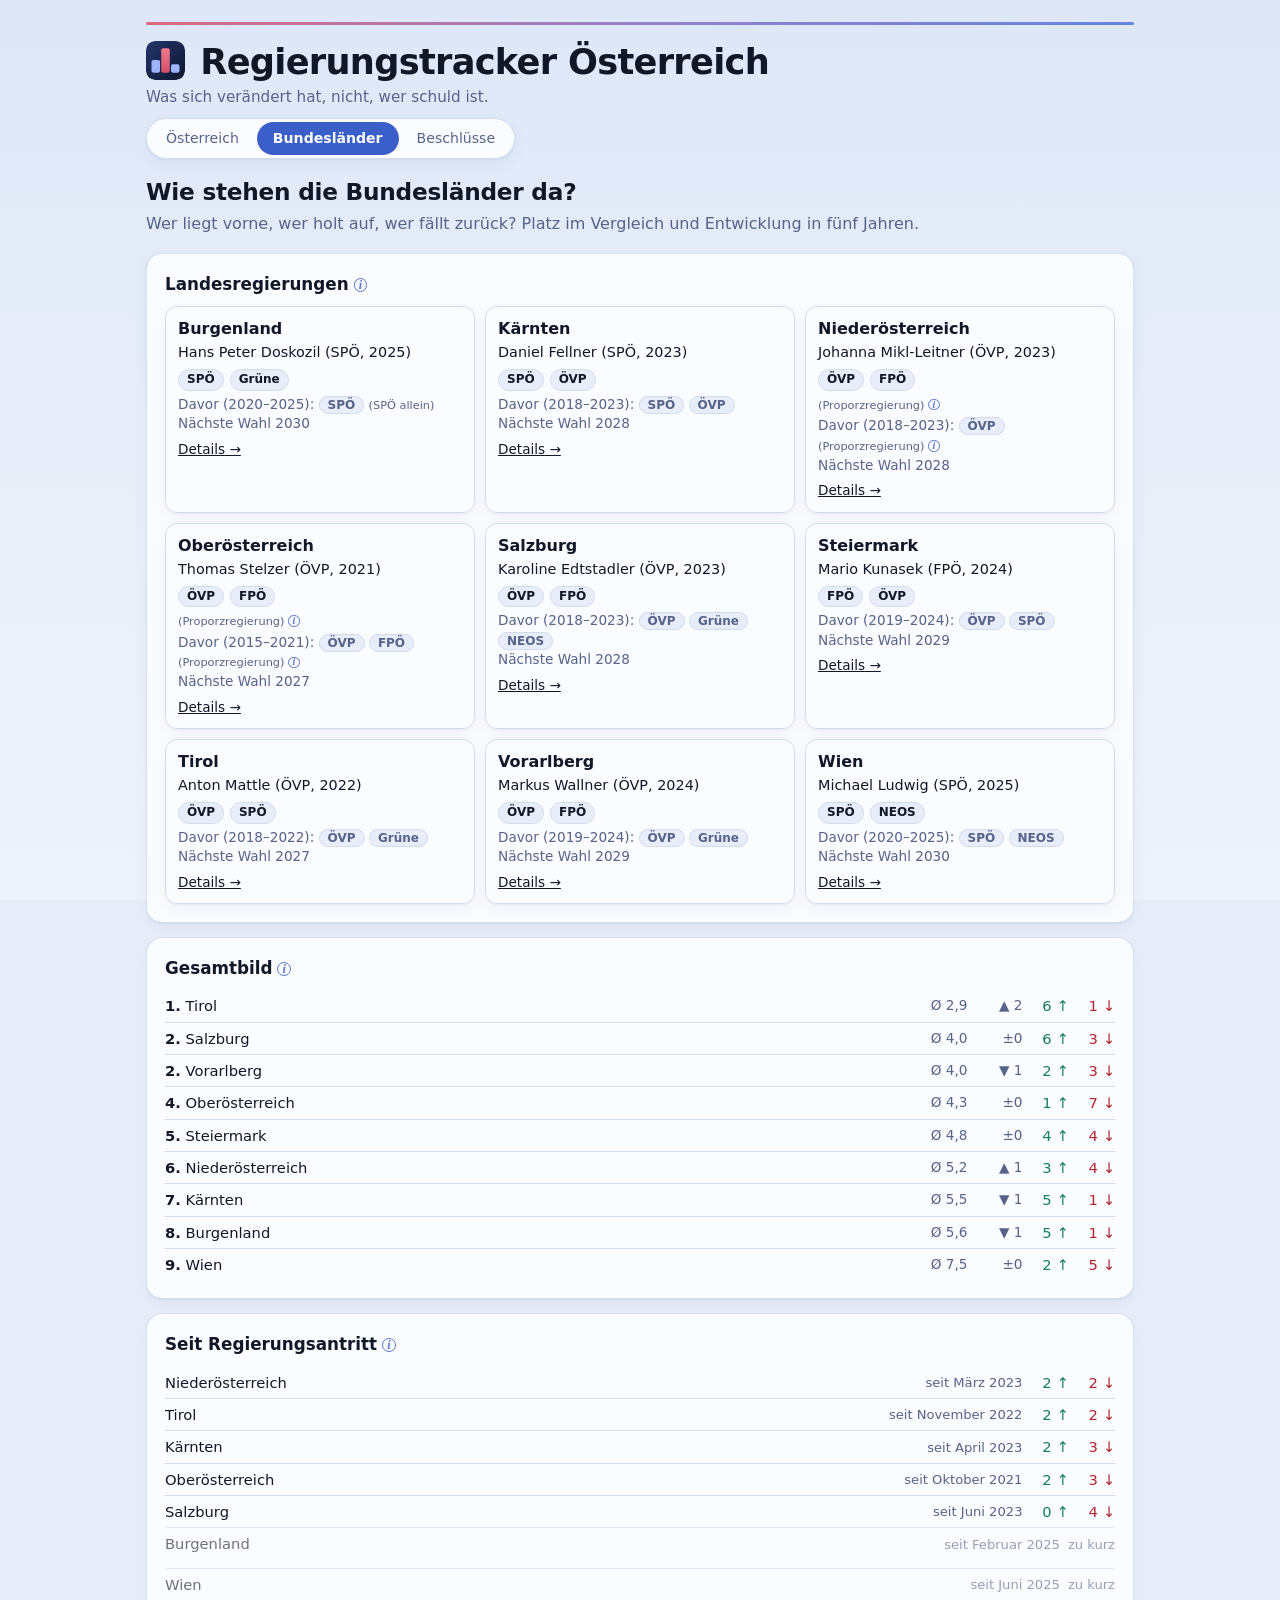
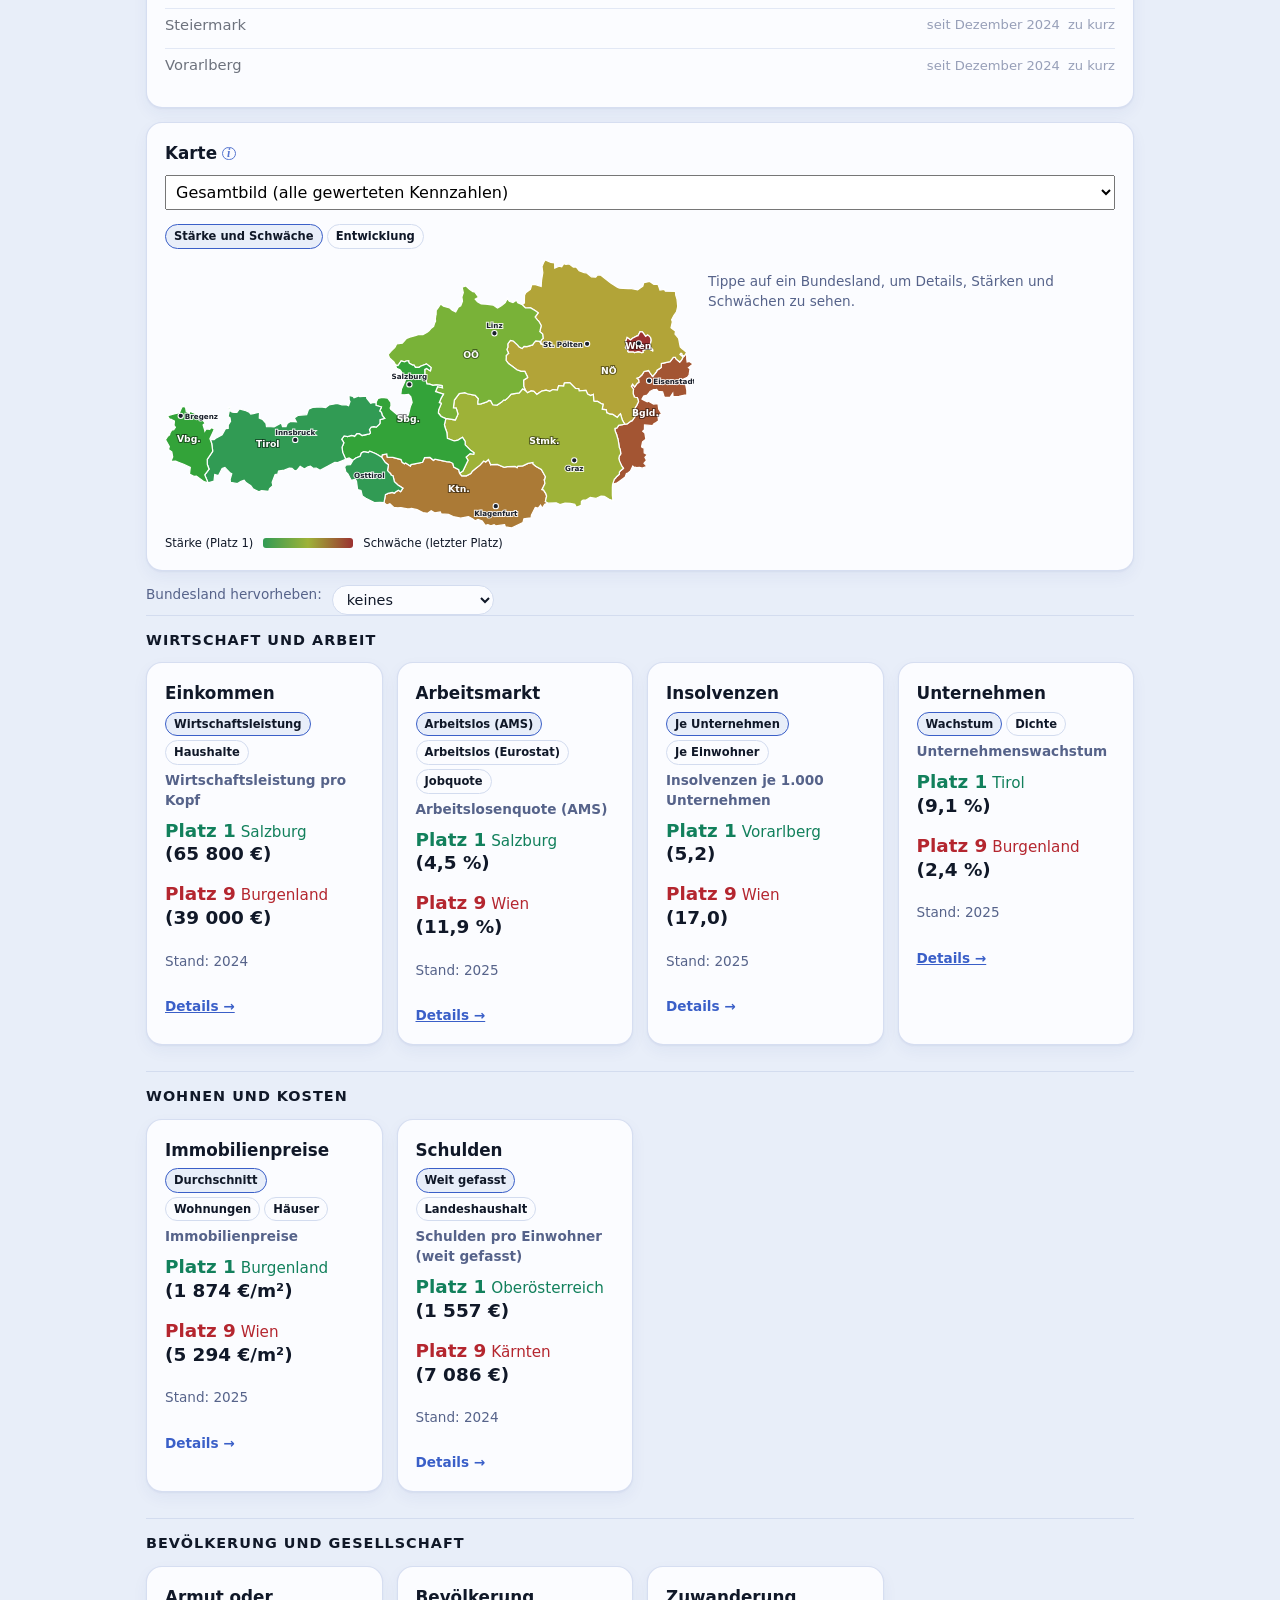
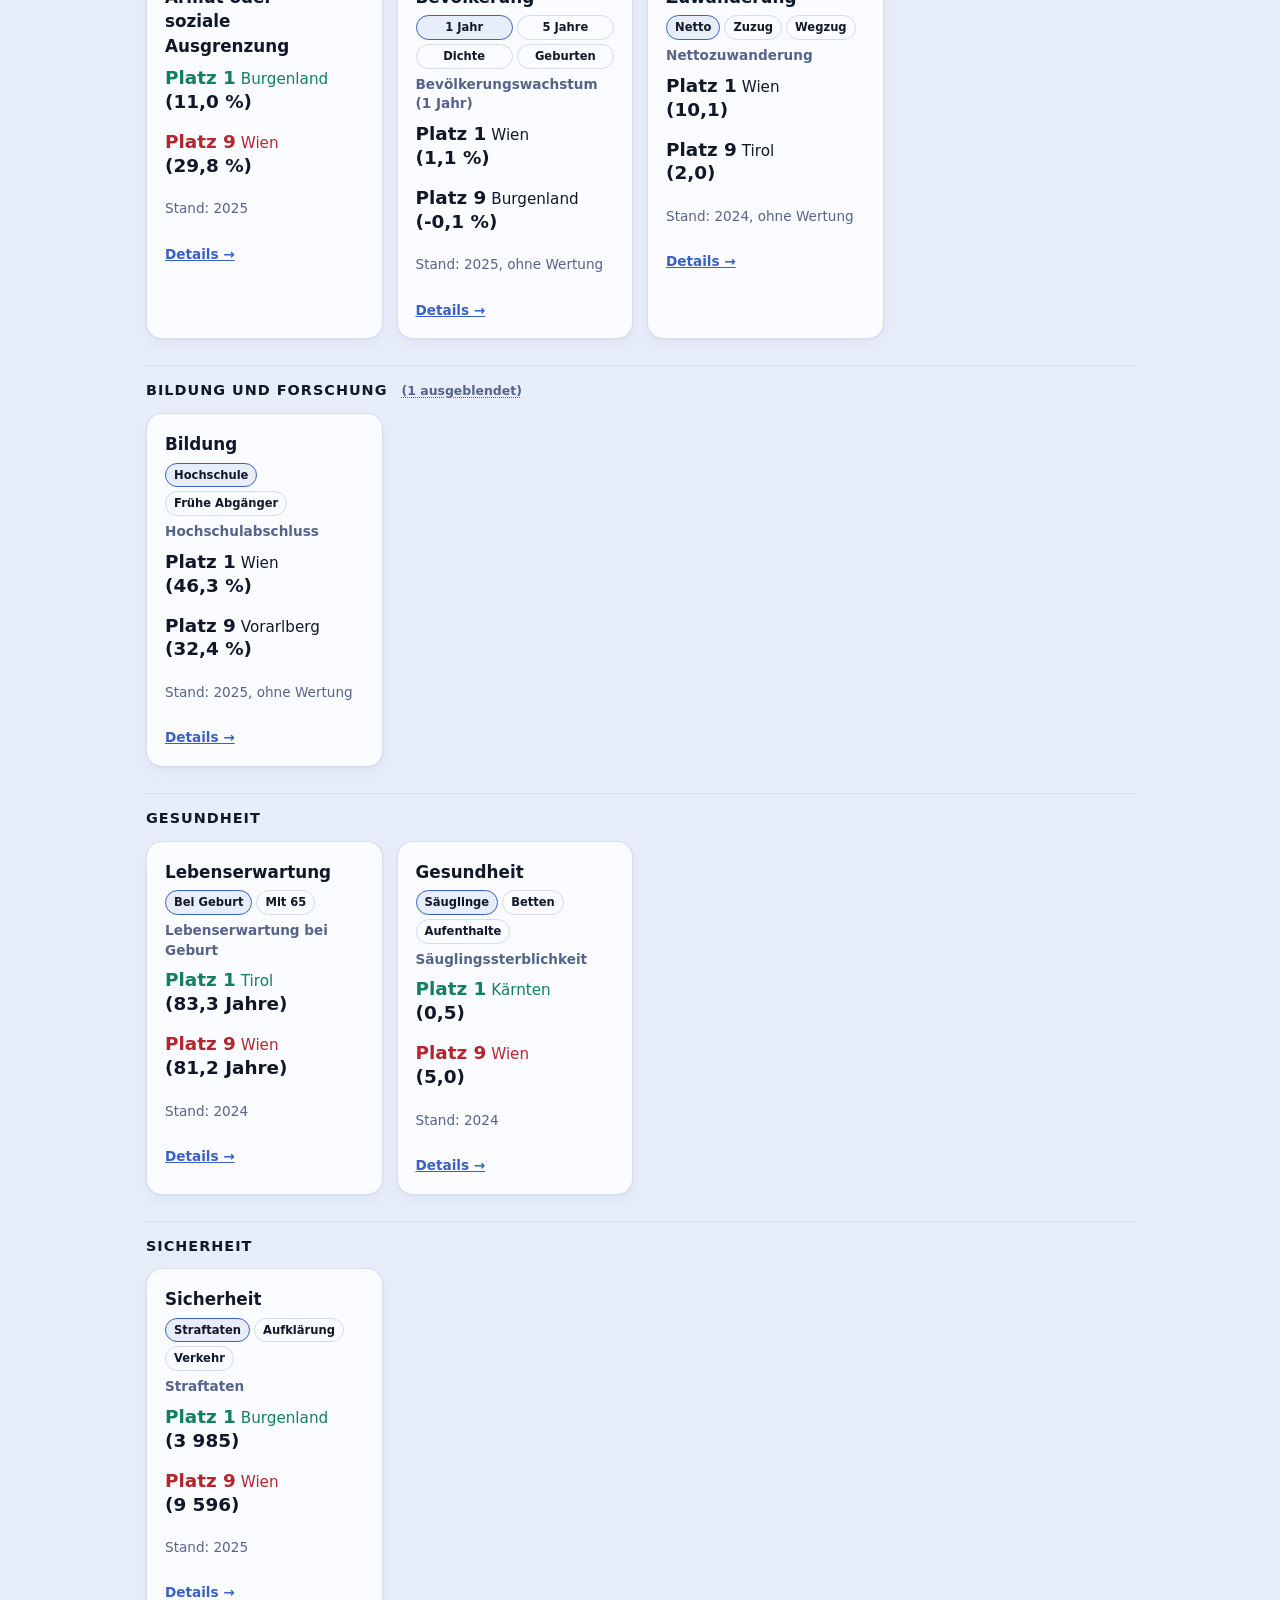
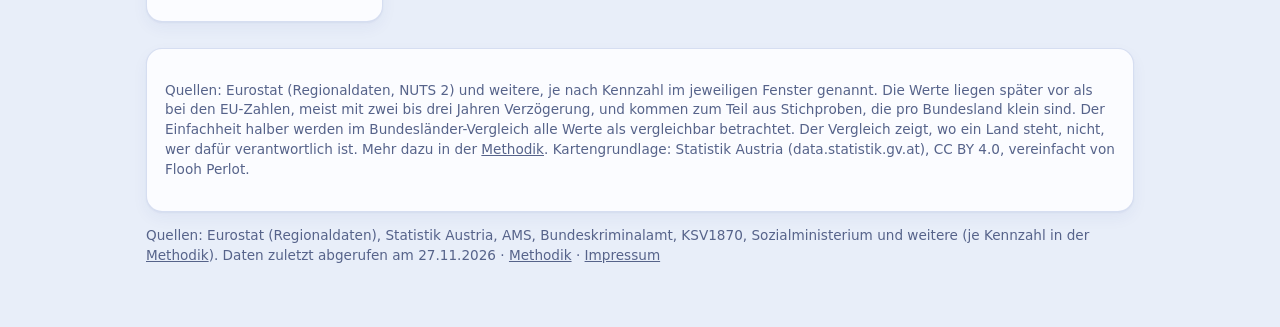
<file: docs/bundeslaender.html>
<!DOCTYPE html>
<html lang="de">
<head>
<meta charset="utf-8">
<meta name="viewport" content="width=device-width, initial-scale=1">
<meta name="color-scheme" content="light dark">
<meta name="robots" content="noindex, nofollow">
<title>Bundesländer | Regierungstracker Österreich</title>
<meta name="description" content="Die neun Bundesländer im Vergleich: Wirtschaft, Arbeit, Bevölkerung, Bildung und Gesundheit, mit Landesregierungen und Entwicklung über fünf Jahre.">
<link rel="icon" href="favicon.svg" type="image/svg+xml">
<link rel="icon" href="favicon-48.png" sizes="48x48" type="image/png">
<link rel="icon" href="favicon-192.png" sizes="192x192" type="image/png">
<link rel="apple-touch-icon" href="apple-touch-icon.png">
<meta property="og:type" content="website">
<meta property="og:title" content="Regierungstracker Österreich: Bundesländer">
<meta property="og:description" content="Was sich verändert hat, nicht, wer schuld ist. Die neun Bundesländer im Vergleich.">
<meta property="og:image" content="https://thorusmaximus.github.io/oesterreich-eu-vergleich/vorschau.png">
<meta name="twitter:card" content="summary_large_image">
<link rel="stylesheet" href="style.css?v=fa8a9c5b">
</head>
<body>
<main>
<div class="band" aria-hidden="true"></div>
<header class="kopf">
<div class="tit"><h1><a class="home" href="index.html" aria-label="Zur Startseite"><img class="logo" src="favicon.svg" alt="" width="34" height="34"> Regierungstracker Österreich</a></h1>
<p class="claim">Was sich verändert hat, nicht, wer schuld ist.</p></div>
<div class="tabs seiten seg" role="tablist"><a role="tab" aria-selected="false" href="index.html">Österreich</a><a role="tab" aria-selected="true" class="on" href="bundeslaender.html">Bundesländer</a><a role="tab" aria-selected="false" href="massnahmen.html">Beschlüsse</a></div>
</header>
<p class="frage">Wie stehen die Bundesländer da?</p>
<p class="sub">Wer liegt vorne, wer holt auf, wer fällt zurück? Platz im Vergleich und Entwicklung in fünf Jahren.</p>
<div id="app"><p>Lade Daten …</p></div>
</main>
<script src="bl-daten.js"></script>
<script src="bl-karte.js"></script>
<script>window.DATEN = { beispiel: !!(window.BL && window.BL.beispiel), quelle: "Eurostat", quellen: "Eurostat (Regionaldaten), Statistik Austria, AMS, Bundeskriminalamt, KSV1870, Sozialministerium und weitere", aktualisiert: (window.BL && window.BL.aktualisiert) || new Date().toISOString().slice(0,10) };</script>
<script src="common.js?v=e58cf2d3"></script>
<script src="bl-common.js?v=9871dcfe"></script>
<script src="bl-karte-ui.js"></script>
<script>
// Ganze Landesregierungs-Kachel öffnet die Detailseite (außer Parteien, ⓘ und Links)
document.addEventListener("click",function(e){ var z=e.target.closest(".regz"); if(!z||e.target.closest("a,button,.info,.ppi,.pt,.popover")) return; var l=z.querySelector("a[href^='land.html']"); if(l) location.href=l.getAttribute("href"); });
var app = document.getElementById("app"), B = window.BL, hl = new URLSearchParams(location.search).get("hl") || "";
var PROPORZ = 'Proporz: Alle Parteien im Landtag ab einer bestimmten Stärke bekommen automatisch Sitze in der Landesregierung, im Verhältnis zu ihrem Wahlergebnis. Es wird keine Koalition verhandelt. In Niederösterreich und Oberösterreich gilt das bis heute, die übrigen Länder haben es abgeschafft.';
function regierungen(){
  var L = B.laender.slice().sort(function(a,b){ return a.name.localeCompare(b.name,"de"); });
  var h = '<div class="card"><h2>Landesregierungen'+infoIcon("Wer in den Bundesländern regiert, mit Landeshauptperson und Koalition, darunter die Koalition der Regierungsperiode davor. Die Jahreszahl hinter der Partei ist das Jahr der letzten Landtagswahl. Stand: "+datum(B.regierungenStand)+". Ein Tipp auf eine Partei zeigt eine Kurzbeschreibung, ein Tipp auf „Details“ die Seite des Landes. Das ist reine Information und fließt nicht in die Rangfolge ein.")+'</h2><div class="reg">';
  h += L.map(function(l){ var r = l.regierung;
    return '<div class="regz"><div class="regn"><a href="land.html?code='+l.code+'">'+l.name+'</a></div><div class="regl">'+r.chef+' ('+r.partei+', '+r.wahl+')</div><div class="regk">'+r.koalition.map(pille).join(" ")+'</div>'+(r.hinweis?'<div class="note regv"><small>(Proporzregierung)</small>'+infoIcon(PROPORZ+' Hier: '+r.hinweis)+'</div>':'')+(r.vorher?'<div class="note regv">Davor ('+r.vorher.zeit+'): '+r.vorher.koalition.map(pille).join(" ")+(r.vorher.hinweis?(/Proporz/.test(r.vorher.hinweis)?' <small>(Proporzregierung)</small>'+infoIcon(PROPORZ+' Hier: '+r.vorher.hinweis):' <small>('+r.vorher.hinweis+')</small>'):'')+'</div>':'')+'<div class="note">Nächste Wahl '+r.naechsteWahl+'</div><a class="more regmore" href="land.html?code='+l.code+'">Details →</a></div>';
  }).join("");
  return h + '</div></div>';
}
function gesamt(){
  var n = B.bilanz.length ? B.bilanz[0].n : 0;
  var h = '<div class="card"><h2>Gesamtbild'+infoIcon("Ø = Durchschnitt der Plätze eines Landes über alle Kennzahlen mit Wertung (derzeit "+n+"). Ein niedriger Durchschnitt heißt: häufig weit vorne. Jede Kennzahl zählt gleich viel. Platz 1 hat den besten Durchschnitt aller Plätze. Verglichen wird, wo ein Land steht, nicht, wie es zu der Lage kam. Kennzahlen ohne Wertung (zum Beispiel Bevölkerung oder Ärzte) gehen nicht ein. Die Platzveränderung (▲ besser, ▼ schlechter) vergleicht mit dem Gesamtbild vor fünf Jahren, berechnet aus den damaligen Plätzen derselben Kennzahlen. Die Zahlen rechts zählen, bei wie vielen Kennzahlen sich das Land in den letzten fünf Jahren verbessert (↑) oder verschlechtert (↓) hat.")+'</h2>';
  h += B.bilanz.map(function(b){ var l = B.laender.filter(function(x){return x.code===b.code})[0];
    return '<div class="gz'+(hl===b.code?" at":"")+'"><span><b>'+b.platz+'.</b> '+b.name+'</span><span class="note">Ø '+b.durchschnittsrang.toLocaleString("de-AT",{minimumFractionDigits:1,maximumFractionDigits:1})+'</span><span class="note">'+(b.platzVor!=null?(b.platzVor===b.platz?'±0':(b.platzVor>b.platz?'▲ ':'▼ ')+Math.abs(b.platzVor-b.platz)):'')+'</span><span class="good">'+b.besser+' ↑</span><span class="bad">'+b.schlechter+' ↓</span></div>';
  }).join("");
  return h + '</div>';
}
var SA_OFFEN = "";
function antritt(){ return antrittTab(B.seitAntritt, "seitantritt", "Seit Regierungsantritt", false) + antrittTab(B.seitBund, "seitbund", "Seit Regierung Stocker", true); }
function antrittTab(Q, tid, titel, bund){
  if(!Q) return "";
  if(bund && Q.filter(function(a){ return !a.zuKurz; }).length < 5) return ""; // erscheint automatisch, sobald genug Daten nach dem Antritt vorliegen
  var L = Q.slice().sort(function(a,b){ return a.zuKurz-b.zuKurz || (b.besser-b.schlechter)-(a.besser-a.schlechter); });
  var h = '<div class="card" id="'+tid+'"><h2>'+titel+(bund?' <span class="note">(vorläufig)</span>':'')+infoIcon((bund ? "Wie viele Kennzahlen sich seit dem Amtsantritt der Bundesregierung Stocker (ÖVP, SPÖ und NEOS, März 2025) in den einzelnen Bundesländern verbessert (↑) oder verschlechtert (↓) haben. Vorläufig: Es liegt erst ein Jahr nach dem Antritt vor, das ist nur ein Hinweis, weil Jahreswerte auch ohne Zutun schwanken. Das sagt nichts darüber, ob die Bundespolitik dafür verantwortlich ist. " : "Wie viele Kennzahlen sich seit Beginn der aktuellen Landesregierung (Koalition) verbessert (↑) oder verschlechtert (↓) haben. Der Wechsel der Landeshauptperson zählt nicht. ")+" Verglichen wird das neueste Jahr mit dem Bezugsjahr: bei Beginn im ersten Halbjahr das Jahr davor, bei Beginn im zweiten Halbjahr das Jahr des Beginns, weil es zum Großteil noch die Vorgängerregierung betrifft. Es müssen mindestens "+(bund?"ein Jahr":"zwei Jahre")+" dazwischen liegen und mindestens fünf Kennzahlen vorliegen, sonst steht dort „zu kurz“. Es gehen nur gewertete Kennzahlen mit Zeitreihe ein. Wirtschaftsleistung und Einkommen sind nicht dabei, weil sie nominal überall steigen. Konjunktur und Bundespolitik wirken in allen Ländern. Verglichen wird, wo ein Land steht, nicht, wie es zu der Lage kam. Tippe auf ein Land für die Einzelheiten.")+'</h2>';
  h += L.map(function(a){
    var key = tid+"|"+a.code, offen = SA_OFFEN===key && !a.zuKurz;
    var z = '<div class="gz sa'+(a.zuKurz?' kurz':'')+(hl===a.code?' at':'')+'"'+(a.zuKurz?'':' data-sa="'+key+'" tabindex="0" role="button" aria-expanded="'+offen+'"')+'><span>'+a.name+'</span><span class="note">seit '+a.koalitionSeit+'</span>'+(a.zuKurz?'<span class="note sak">zu kurz</span><span></span>':'<span class="good">'+a.besser+' ↑</span><span class="bad">'+a.schlechter+' ↓</span>')+'</div>';
    if(offen){ var lk = function(l,t){ return l.length ? l.map(function(i){ return kmLink(i,t); }).join(", ") : "keine"; };
      z += '<p class="note sad"><b>Bezugsjahr '+a.basis+', Vergleich bis '+a.bis+', '+a.n+' Kennzahlen ('+a.unveraendert+' unverändert).</b><br><b>Verbessert:</b> '+lk(a.besserListe,"gut")+'<br><b>Verschlechtert:</b> '+lk(a.schlechterListe,"schlecht")+'</p>'; }
    return z; }).join("");
  return h + '</div>';
}
function kartenListe(l){
  var out = [], gesehen = {};
  l.forEach(function(i){
    var p = paarBL(i.id), v = p ? p.ids.filter(function(id){ return l.some(function(z){return z.id===id;}); }) : [];
    if(!p || v.length<2){ out.push(tile(i)); return; }
    if(gesehen[p.titel]) return; gesehen[p.titel] = true;
    var cur = AUSWAHL[p.titel] && v.indexOf(AUSWAHL[p.titel])>=0 ? AUSWAHL[p.titel] : v[0];
    var ind = l.filter(function(z){return z.id===cur;})[0];
    var tabs = '<div class="umsch'+(v.length===4?' zwei':'')+'">'+v.map(function(id){ return '<button type="button" data-p="'+p.titel+'" data-v="'+id+'" class="'+(id===cur?'on':'')+'">'+p.labels[p.ids.indexOf(id)]+'</button>'; }).join("")+'</div>';
    out.push(tile(ind, p.titel, tabs));
  });
  return '<div class="tiles">'+out.join("")+'</div>';
}
function tile(i, kopf, tabs){
  var L = i.laender, x = hl ? L.filter(function(z){return z.code===hl;})[0] : null, a = L[0], z = L[L.length-1];
  var t = '<div class="card tile btile" id="f-'+i.id+'"><div class="t">'+(kopf||i.name)+'</div>'+(tabs?tabs+'<p class="note nm"><b>'+i.name+'</b></p>':'');
  if(x){ var fk = i.typ==='neutral' ? '' : x.rang===1 ? ' pg' : (x.rang===i.anzahl ? ' ps' : '');
    t += '<div class="r'+fk+'">Platz '+x.rang+' <small>von '+i.anzahl+'</small></div><p class="note">'+x.name+' <b>('+fw(i,x.wert)+')</b></p>';
    if(x.urteil) t += '<p class="trend '+urteilCls(x.urteil)+'"><b>'+pfeil(x.richtung)+' '+trendWort(x.urteil)+'</b> <span class="note">(seit '+(i.vorPeriode||'?')+')</span></p>';
    else if(x.richtung) t += '<p class="trend"><b>'+pfeil(x.richtung)+'</b> <span class="note">seit '+(i.vorPeriode||'?')+'</span></p>'; }
  else { var g = i.typ==='neutral' ? '' : ' pg', s = i.typ==='neutral' ? '' : ' ps'; t += '<p class="pl'+g+'"><b>Platz 1</b> <span class="ln">'+a.name+'</span><br><b>('+fw(i,a.wert)+')</b></p><p class="pl'+s+'"><b>Platz '+z.rang+'</b> <span class="ln">'+z.name+'</span><br><b>('+fw(i,z.wert)+')</b></p>'; }
  t += '<p class="note">Stand: '+periode(i.periode)+(i.typ==="neutral"?', ohne Wertung':'')+'</p>';
  return t + (i.reihe ? '<a class="more" href="bundesland.html?id='+encodeURIComponent(i.id)+(hl?'&hl='+hl:'')+'">Details →</a>' : '<button type="button" class="more bmore" data-id="'+i.id+'">Details →</button>') + '</div>';
}
function detail(id){
  var i = B.indikatoren.filter(function(z){return z.id===id;})[0]; if(!i) return;
  var o=document.createElement("div"); o.className="vover"; o.innerHTML='<div class="vbox" role="dialog" aria-modal="true"><button type="button" class="vzu" aria-label="Schließen">✕</button>'+karte(i)+'</div>';
  o.onclick=function(e){ if(e.target===o||e.target.closest(".vzu")) o.remove(); };
  document.body.appendChild(o);
}
function seite(){
  if(!B || !B.indikatoren || !B.indikatoren.length){ app.innerHTML = '<div class="card"><p>Die Bundesländer-Daten werden beim nächsten Datenabruf geladen. Bitte später wiederkommen.</p></div>' + fussnote(); return; }
  var h = (B.beispiel ? banner() : "") + regierungen() + gesamt() + antritt() + kmHtml();
  h += '<div class="leiste"><label class="note" for="hl">Bundesland hervorheben: </label><select id="hl"><option value="">keines</option>'+B.laender.map(function(l){ return '<option value="'+l.code+'"'+(hl===l.code?" selected":"")+'>'+l.name+'</option>'; }).join("")+'</select></div>';
  var versteckt = B.indikatoren.filter(function(i){ return i.ausgeblendet; });
  B.gruppen.forEach(function(g){ var l = B.indikatoren.filter(function(i){ return i.gruppe===g && !i.ausgeblendet; }), vl = versteckt.filter(function(i){ return i.gruppe===g; }); if(!l.length && !vl.length) return;
    h += '<section class="gruppe"><h2 class="gh">'+g+(vl.length?'<button type="button" class="vbtn" data-t="('+vl.length+' ausgeblendet)" aria-expanded="false" title="Diese Kacheln haben noch keine Daten ab 2024">('+vl.length+' ausgeblendet)</button>':'')+'</h2>'+(vl.length?'<div class="vtiles" hidden><p class="note vnote">Noch keine Daten ab 2024, daher normalerweise ausgeblendet. Sie erscheinen automatisch regulär, sobald neuere Daten vorliegen.</p>'+kartenListe(vl)+'</div>':'')+kartenListe(l)+'</section>'; });
  h += '<div class="card"><p class="note">Quellen: Eurostat (Regionaldaten, NUTS 2) und weitere, je nach Kennzahl im jeweiligen Fenster genannt. Die Werte liegen später vor als bei den EU-Zahlen, meist mit zwei bis drei Jahren Verzögerung, und kommen zum Teil aus Stichproben, die pro Bundesland klein sind. Der Einfachheit halber werden im Bundesländer-Vergleich alle Werte als vergleichbar betrachtet. Der Vergleich zeigt, wo ein Land steht, nicht, wer dafür verantwortlich ist. Mehr dazu in der <a href="methodik.html">Methodik</a>. Kartengrundlage: Statistik Austria (data.statistik.gv.at), CC BY 4.0, vereinfacht von Flooh Perlot.</p></div>';
  h += fussnote();
  app.innerHTML = h;
  app.onclick = function(e){ var sa = e.target.closest && e.target.closest('[data-sa]'); if(sa && !(e.target.closest('a'))){ SA_OFFEN = SA_OFFEN===sa.getAttribute('data-sa') ? '' : sa.getAttribute('data-sa'); var y0 = window.scrollY; seite(); window.scrollTo(0,y0); return; } var go0 = e.target.closest && e.target.closest('#seitantritt [data-go], #seitbund [data-go]'); if(go0){ e.preventDefault(); kmSpringe(go0.getAttribute('data-go'), go0.getAttribute('data-ton')); return; } if(e.target.closest && e.target.closest('#kmkarte')) return; var mb = e.target.closest && e.target.closest(".bmore"); if(mb){ detail(mb.getAttribute("data-id")); return; } var b = e.target.closest && e.target.closest(".umsch button"); if(!b) return; AUSWAHL[b.getAttribute("data-p")] = b.getAttribute("data-v"); var y = window.scrollY; seite(); window.scrollTo(0,y); };
  app.querySelectorAll('.vbtn').forEach(function(b){ b.onclick=function(){ var t=b.closest('section').querySelector('.vtiles'), auf=b.getAttribute('aria-expanded')!=='true'; t.hidden=!auf; b.setAttribute('aria-expanded',auf?'true':'false'); b.textContent=auf?'(ausgeblendete Kacheln verbergen)':b.getAttribute('data-t'); }; });
  kmInit();
  document.getElementById("hl").onchange = function(){ hl = this.value; seite(); };
}
function neuesteLeiste(){
  var el=document.getElementById("neu"); if(!el || !B || !B.indikatoren) return;
  var l=B.indikatoren.filter(function(i){return !i.ausgeblendet && i.geaendert;}).sort(function(x,y){ return x.geaendert<y.geaendert?1:x.geaendert>y.geaendert?-1:0; });
  if(!l.length) return;
  var chips=l.map(function(i){ var href=i.reihe?'bundesland.html?id='+encodeURIComponent(i.id):'#'+i.id;
    return '<a class="chip" role="listitem" href="'+href+'" data-id="'+i.id+'" title="Neue Zahlen am '+datum(i.geaendert)+', Datenstand '+periode(i.periode)+'"><span class="p">'+datum(i.geaendert)+'</span> <b>'+i.name+'</b> <span class="p">('+periode(i.periode)+')</span></a>'; }).join('');
  el.innerHTML='<div class="neu" role="list" aria-label="Zuletzt aktualisiert"><div class="track">'+chips+'<span class="dup" aria-hidden="true">'+chips.replace(/<a /g,'<a tabindex="-1" ')+'</span></div></div>';
  el.onclick=function(e){ var a=e.target.closest&&e.target.closest("a.chip"); if(a && a.getAttribute("href").charAt(0)==="#"){ e.preventDefault(); detail(a.getAttribute("data-id")); } };
  var tr=el.querySelector(".track");
  if(tr && !(window.matchMedia && matchMedia("(prefers-reduced-motion: reduce)").matches)){ tr.style.animationDuration=Math.max(20, Math.round(tr.scrollWidth/2/45))+"s"; tr.classList.add("lauf"); }
  else { el.firstChild.style.overflowX="auto"; }
}
function kmSpringe(id, ton){
  var p = paarBL(id); if(p) AUSWAHL[p.titel] = id;
  var y = window.scrollY; seite();
  var el = document.getElementById("f-"+id); if(!el){ window.scrollTo(0,y); return; }
  el.scrollIntoView({behavior:"smooth", block:"center"}); var kl = ton==="schlecht" ? "blitz-bad" : "blitz-good"; el.classList.add(kl); setTimeout(function(){ el.classList.remove(kl); }, 2200);
}
seite();
neuesteLeiste();
</script>
</body>
</html>
</file>
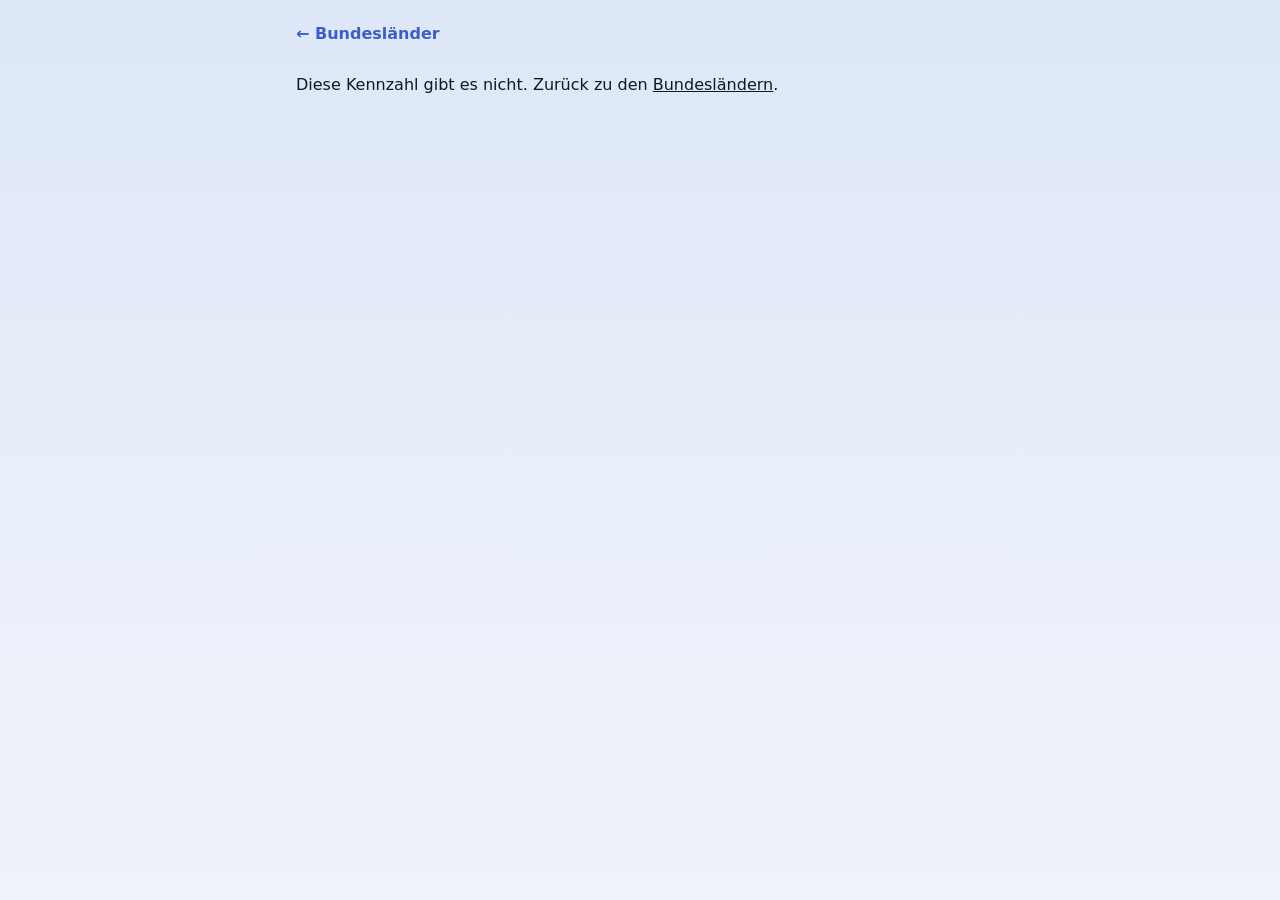
<file: docs/bundesland.html>
<!DOCTYPE html>
<html lang="de">
<head>
<meta charset="utf-8">
<meta name="viewport" content="width=device-width, initial-scale=1">
<meta name="color-scheme" content="light dark">
<meta name="robots" content="noindex, nofollow">
<title>Bundesländer | Regierungstracker Österreich</title>
<meta name="description" content="Die neun Bundesländer im Vergleich: Wirtschaft, Arbeit, Bevölkerung, Bildung und Gesundheit, mit Landesregierungen und Entwicklung über fünf Jahre.">
<link rel="icon" href="favicon.svg" type="image/svg+xml">
<link rel="icon" href="favicon-48.png" sizes="48x48" type="image/png">
<link rel="icon" href="favicon-192.png" sizes="192x192" type="image/png">
<link rel="apple-touch-icon" href="apple-touch-icon.png">
<meta property="og:type" content="website">
<meta property="og:title" content="Regierungstracker Österreich: Bundesländer">
<meta property="og:description" content="Was sich verändert hat, nicht, wer schuld ist. Die neun Bundesländer im Vergleich.">
<meta property="og:image" content="https://thorusmaximus.github.io/oesterreich-eu-vergleich/vorschau.png">
<meta name="twitter:card" content="summary_large_image">
<link rel="stylesheet" href="style.css?v=fa8a9c5b">
</head>
<body>
<main>
<a class="back" id="zurueck" href="bundeslaender.html">← Bundesländer</a>
<div id="app"><p>Lade Daten …</p></div>
</main>
<script src="bl-daten.js"></script>
<script>window.DATEN = { beispiel: !!(window.BL && window.BL.beispiel), quelle: "Eurostat", quellen: "Eurostat (Regionaldaten), Statistik Austria, AMS, Bundeskriminalamt, KSV1870, Sozialministerium und weitere", aktualisiert: (window.BL && window.BL.aktualisiert) || new Date().toISOString().slice(0,10) };</script>
<script src="common.js?v=e58cf2d3"></script>
<script src="bl-common.js?v=9871dcfe"></script>
<script>
var app = document.getElementById("app"), B = window.BL, qs = new URLSearchParams(location.search), hl = qs.get("hl") || "", id = qs.get("id");
var i = B && B.indikatoren && B.indikatoren.filter(function(z){ return z.id===id; })[0];
function link(x){ return 'bundesland.html?id='+encodeURIComponent(x)+(hl?'&hl='+hl:''); }
function seite(){
  document.getElementById("zurueck").href = "bundeslaender.html" + (hl ? "?hl="+hl : "");
  if(!i){ app.innerHTML = '<p>Diese Kennzahl gibt es nicht. Zurück zu den <a href="bundeslaender.html">Bundesländern</a>.</p>'; return; }
  document.title = i.name + " | Bundesländer | Regierungstracker Österreich";
  var L = i.laender, x = hl ? L.filter(function(z){ return z.code===hl; })[0] : null, a = L[0], z = L[L.length-1], wertet = i.typ!=="neutral";
  var h = B.beispiel ? banner() : "";
  var p = paarBL(i.id), v = p ? p.ids.filter(function(k){ return B.indikatoren.some(function(q){ return q.id===k && !q.ausgeblendet; }); }) : [];
  if(v.length>1) h += '<div class="tabs" role="tablist">'+v.map(function(k){ var on = k===i.id; return '<a role="tab" aria-selected="'+on+'" class="'+(on?'on':'')+'" href="'+link(k)+'">'+p.labels[p.ids.indexOf(k)]+'</a>'; }).join("")+'</div>';
  h += '<div class="card"><h2>'+i.name+infoIcon(i.erklaerung+(i.typ==="niedrig"?" Gewertet wird: ein niedrigerer Wert gilt als besser.":i.typ==="hoch"?" Gewertet wird: ein höherer Wert gilt als besser.":""))+'</h2>';
  if(x){ h += '<div class="rank'+(wertet&&x.rang===1?' gut':wertet&&x.rang===i.anzahl?' schlecht':'')+'">Platz '+x.rang+' <small>von '+i.anzahl+'</small></div><p class="note"><b>'+x.name+' ('+fw(i,x.wert)+')</b></p>';
    if(x.urteil) h += '<p class="trend '+urteilCls(x.urteil)+'"><b>'+pfeil(x.richtung)+' Trend: '+trendWort(x.urteil)+'</b> <span class="note">(seit '+(i.vorPeriode||'?')+', von '+fw(i,x.wertVor)+' auf '+fw(i,x.wert)+')</span></p>'; }
  else { h += '<div class="rank">Platz 1 <small>'+a.name+'</small></div><p class="note"><b>'+a.name+' ('+fw(i,a.wert)+')</b>, letzter Platz: '+z.name+' ('+fw(i,z.wert)+')</p>'; }
  h += '<p class="note">Stand: '+periode(i.periode)+(i.vorPeriode?' (Vergleich mit '+i.vorPeriode+')':'')+'. Einheit: '+i.einheit+'. '+i.rangText+'.'+(i.typ==='neutral'?' Ohne Wertung.':'')+'</p>';
  h += '<div class="leiste"><label class="note" for="hl">Bundesland hervorheben: </label><select id="hl"><option value="">keines</option>'+B.laender.map(function(l){ return '<option value="'+l.code+'"'+(hl===l.code?" selected":"")+'>'+l.name+'</option>'; }).join("")+'</select></div></div>';
  h += karte(i).replace(/<h2>.*?<\/h2>/, '<h2>Rangliste</h2>').replace(/<p class="note spk">.*?<\/p>/, '');
  var vt = verlaufTeile(i);
  if(vt) h += '<div class="card"><h2>Verlauf seit '+i.reihe.jahre[0]+infoIcon('Wie sich der Wert in den einzelnen Bundesländern seit '+i.reihe.jahre[0]+' entwickelt hat. Jede Linie steht für ein Land, die Tabelle darunter zeigt die genauen Werte.')+'</h2><p class="note">'+(i.reihe.einheitText ? 'Gezeigt wird die Zahl der '+i.reihe.einheitText+' (die Rangliste zeigt das Wachstum in Prozent).' : i.einheit)+'</p>'+vt.svg+vt.leg+vt.tab+'</div>';
  h += '<div class="card"><h2>Einordnung und Quelle</h2><p class="erkl">'+i.erklaerung+'</p><p class="note">Quelle: '+(i.quelle||B.quelle)+(i.quelleUrl?' (<a href="'+i.quelleUrl+'" rel="noopener">Link</a>)':'')+'. Die Werte liegen später vor als bei den EU-Zahlen und kommen zum Teil aus Stichproben, die pro Bundesland klein sind.</p></div>';
  h += fussnote();
  app.innerHTML = h;
  document.getElementById("hl").onchange = function(){ hl = this.value; history.replaceState(null,"",link(id)); var y = window.scrollY; seite(); window.scrollTo(0,y); };
}
seite();
</script>
</body>
</html>
</file>
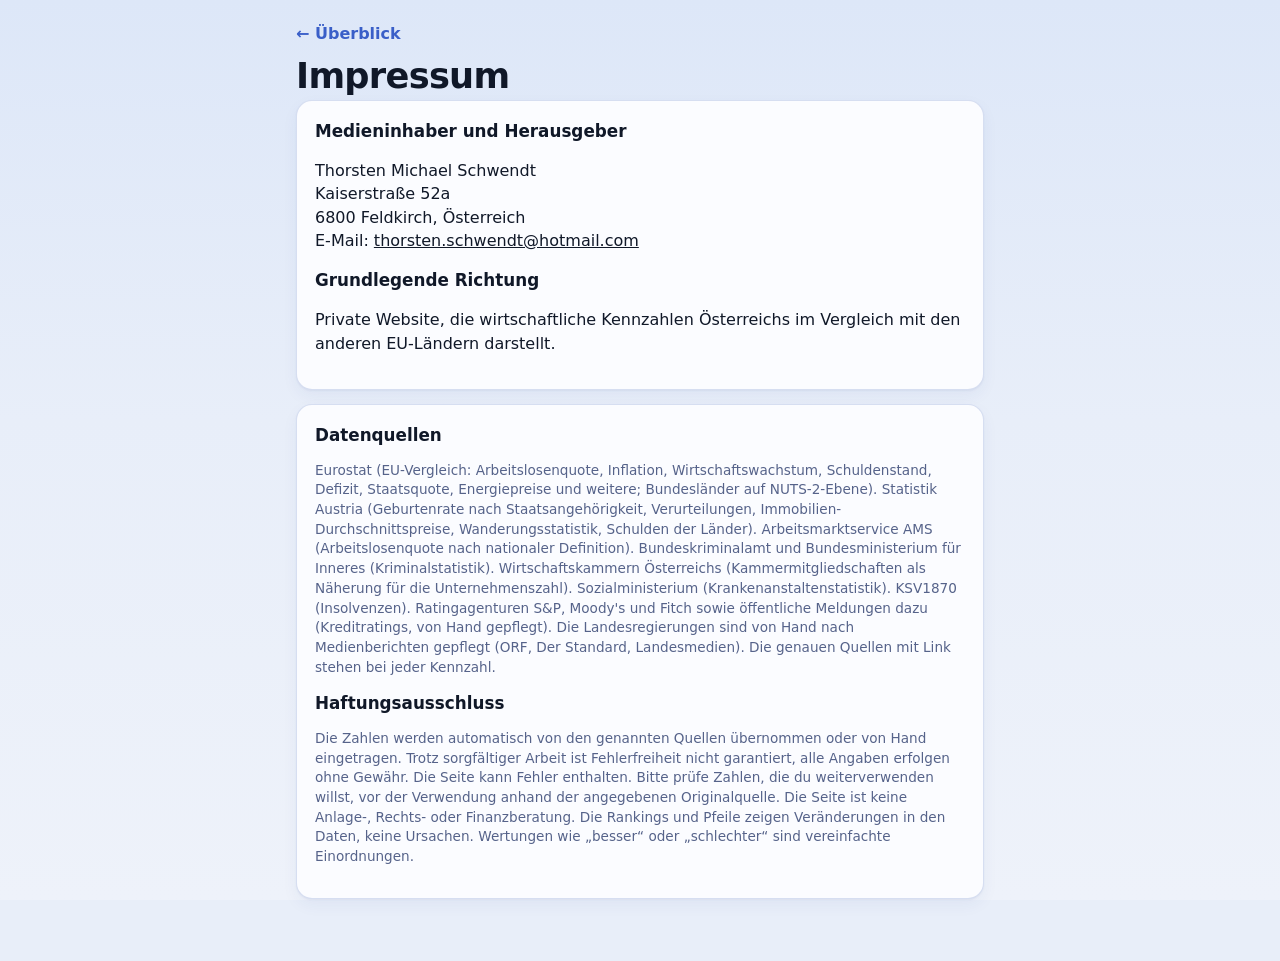
<file: docs/impressum.html>
<!DOCTYPE html>
<html lang="de">
<head>
<meta charset="utf-8">
<meta name="viewport" content="width=device-width, initial-scale=1">
<meta name="color-scheme" content="light dark">
<meta name="robots" content="noindex, nofollow"><!-- Testphase: zum Start diese Zeile löschen. -->
<title>Impressum | Regierungstracker Österreich</title>
<link rel="icon" href="favicon.svg" type="image/svg+xml">
<link rel="icon" href="favicon-48.png" sizes="48x48" type="image/png">
<link rel="icon" href="favicon-192.png" sizes="192x192" type="image/png">
<link rel="apple-touch-icon" href="apple-touch-icon.png">
<meta property="og:type" content="website">
<meta property="og:title" content="Regierungstracker Österreich">
<meta property="og:description" content="Was sich verändert hat, nicht, wer schuld ist. Platz unter 27 EU-Ländern und Entwicklung seit dem Regierungsantritt.">
<meta property="og:image" content="https://thorusmaximus.github.io/oesterreich-eu-vergleich/vorschau.png">
<meta name="twitter:card" content="summary_large_image">
<link rel="stylesheet" href="style.css?v=fa8a9c5b">
</head>
<body>
<main>
<a class="back" href="index.html">← Überblick</a>
<h1>Impressum</h1>
<div class="card">
<h2>Medieninhaber und Herausgeber</h2>
<p>Thorsten Michael Schwendt<br>Kaiserstraße 52a<br>6800 Feldkirch, Österreich<br>E-Mail: <a href="mailto:thorsten.schwendt@hotmail.com">thorsten.schwendt@hotmail.com</a></p>
<h2>Grundlegende Richtung</h2>
<p>Private Website, die wirtschaftliche Kennzahlen Österreichs im Vergleich mit den anderen EU-Ländern darstellt.</p>
</div>
<div class="card">
<h2>Datenquellen</h2>
<p class="note">Eurostat (EU-Vergleich: Arbeitslosenquote, Inflation, Wirtschaftswachstum, Schuldenstand, Defizit, Staatsquote, Energiepreise und weitere; Bundesländer auf NUTS-2-Ebene). Statistik Austria (Geburtenrate nach Staatsangehörigkeit, Verurteilungen, Immobilien-Durchschnittspreise, Wanderungsstatistik, Schulden der Länder). Arbeitsmarktservice AMS (Arbeitslosenquote nach nationaler Definition). Bundeskriminalamt und Bundesministerium für Inneres (Kriminalstatistik). Wirtschaftskammern Österreichs (Kammermitgliedschaften als Näherung für die Unternehmenszahl). Sozialministerium (Krankenanstaltenstatistik). KSV1870 (Insolvenzen). Ratingagenturen S&amp;P, Moody's und Fitch sowie öffentliche Meldungen dazu (Kreditratings, von Hand gepflegt). Die Landesregierungen sind von Hand nach Medienberichten gepflegt (ORF, Der Standard, Landesmedien). Die genauen Quellen mit Link stehen bei jeder Kennzahl.</p>
<h2>Haftungsausschluss</h2>
<p class="note">Die Zahlen werden automatisch von den genannten Quellen übernommen oder von Hand eingetragen. Trotz sorgfältiger Arbeit ist Fehlerfreiheit nicht garantiert, alle Angaben erfolgen ohne Gewähr. Die Seite kann Fehler enthalten. Bitte prüfe Zahlen, die du weiterverwenden willst, vor der Verwendung anhand der angegebenen Originalquelle. Die Seite ist keine Anlage-, Rechts- oder Finanzberatung. Die Rankings und Pfeile zeigen Veränderungen in den Daten, keine Ursachen. Wertungen wie „besser“ oder „schlechter“ sind vereinfachte Einordnungen.</p>
</div>
</main>
</body>
</html>
</file>
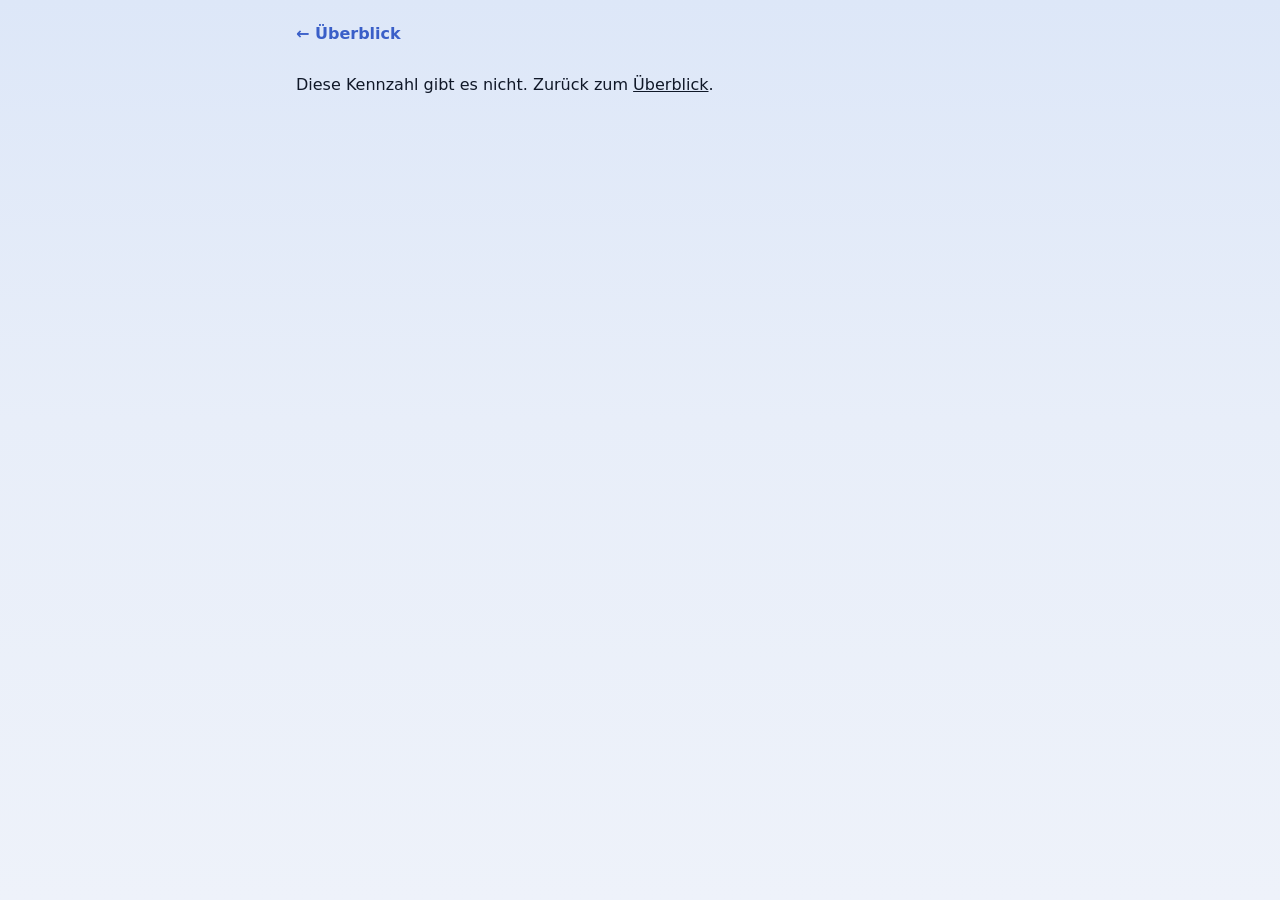
<file: docs/indikator.html>
<!DOCTYPE html>
<html lang="de">
<head>
<meta charset="utf-8">
<meta name="viewport" content="width=device-width, initial-scale=1">
<meta name="color-scheme" content="light dark">
<meta name="robots" content="noindex, nofollow"><!-- Testphase: Suchmaschinen ignorieren die Seite. Zum Start diese Zeile löschen. -->
<title>Regierungstracker Österreich</title>
<link rel="icon" href="favicon.svg" type="image/svg+xml">
<link rel="icon" href="favicon-48.png" sizes="48x48" type="image/png">
<link rel="icon" href="favicon-192.png" sizes="192x192" type="image/png">
<link rel="apple-touch-icon" href="apple-touch-icon.png">
<meta property="og:type" content="website">
<meta property="og:title" content="Regierungstracker Österreich">
<meta property="og:description" content="Was sich verändert hat, nicht, wer schuld ist. Platz unter 27 EU-Ländern und Entwicklung seit dem Regierungsantritt.">
<meta property="og:image" content="https://thorusmaximus.github.io/oesterreich-eu-vergleich/vorschau.png">
<meta name="twitter:card" content="summary_large_image">
<link rel="stylesheet" href="style.css?v=fa8a9c5b">
</head>
<body>
<main>
<a class="back" href="index.html">← Überblick</a>
<div id="app"><p>Lade Daten …</p></div>
</main>
<script src="daten.js"></script>
<script src="deko.js"></script>
<script src="common.js?v=e58cf2d3"></script>
<script>
var app = document.getElementById("app");
var id = new URLSearchParams(location.search).get("id");
var ind = D && D.indikatoren.filter(function(i){return i.id===id})[0];
var CS = null;
if(!D){ app.innerHTML = '<p class="bad">Keine Daten gefunden. Bitte zuerst „node update.js" ausführen.</p>'; }
else if(!ind){ app.innerHTML = '<p>Diese Kennzahl gibt es nicht. Zurück zum <a href="index.html">Überblick</a>.</p>'; }
else if(!ind.oesterreich){ app.innerHTML = '<h1>'+ind.name+'</h1><p class="warn">Keine Daten verfügbar: '+(ind.fehler||"")+'</p>'; }
else { document.title = ind.name + " | Regierungstracker Österreich"; if(ind.art==="rating") detailRating(ind); else if(ind.art==="nurAT") detailInsolvenz(ind); else if(ind.art==="verurteilungen") detailVerurteilungen(ind); else if(ind.art==="anteile") detailAnteile(ind); else detail(ind); }

function erkl(i){ return i.erklaerung ? '<p class="erkl">'+i.erklaerung+'</p>' : ''; }
function einkommenTabs(i){
  var p = paarFuer(i.id); if(!p) return '';
  var ids = p.ids.filter(function(id){ return id===i.id || (D.indikatoren.filter(function(z){ return z.id===id && (z.oesterreich || z.art==="nurAT"); }).length); });
  if(ids.length<2) return '';
  return '<div class="tabs" role="tablist">'+ids.map(function(id){ var on = i.id===id; return '<a role="tab" aria-selected="'+on+'" class="'+(on?'on':'')+'" href="indikator.html?id='+encodeURIComponent(id)+'">'+p.labels[p.ids.indexOf(id)]+'</a>'; }).join('')+'</div>';
}
function detail(i){
  setzeEinheit(i);
  var a = i.oesterreich, q = i.takt==="quartal", j = i.takt==="jahr", hb = i.takt==="halbjahr";
  var rangDiff = a.rangVorher==null ? "" : a.rang===a.rangVorher ? "unverändert" : (a.rang<a.rangVorher ? "verbessert um " : "verschlechtert um ") + Math.abs(a.rang-a.rangVorher);
  var trendTitel = hb ? "Trend gegenüber dem gleichen Halbjahr des Vorjahres" : q ? "Trend gegenüber dem Vorquartal" : j ? "Trend gegenüber dem Vorjahr" : "Trend gegenüber vor 3 Monaten";
  var trendText = hb
    ? 'Verglichen wird der Preis im aktuellen Halbjahr ('+f(a.schnitt)+SUF+') mit dem im gleichen Halbjahr des Vorjahres ('+f(a.schnittVorher)+SUF+'), damit Jahreszeiten den Vergleich nicht verzerren.'
    : q
    ? 'Verglichen wird die Wachstumsrate des aktuellen Quartals ('+f(a.schnitt)+SUF+') mit der des Vorquartals ('+f(a.schnittVorher)+SUF+'). Jede Rate misst das Quartal gegenüber dem gleichen Quartal des Vorjahres.'
    : j ? 'Verglichen wird der Wert des aktuellen Jahres ('+f(a.schnitt)+SUF+') mit dem des Vorjahres ('+f(a.schnittVorher)+SUF+').'
    : 'Verglichen werden die Durchschnitte der letzten 3 Monate ('+f(a.schnitt)+SUF+') und der 3 Monate davor ('+f(a.schnittVorher)+SUF+'), damit einzelne Ausreißer den Trend nicht verzerren.';
  var h = banner() + einkommenTabs(i);
  h += '<div class="card"><h2>'+i.name+infoIcon(i.erklaerung)+'</h2>'+'<div class="rank">Platz '+a.rang+' '+(i.anzahlLaender<27 ? teilPille(i) : '<small>von '+i.anzahlLaender+'</small>')+'</div>'
     + (i.kurzHinweis ? '<p class="note"><b>'+i.kurzHinweis+'</b></p>' : '')
     + '<p class="note">Stand: '+periode(i.periode)+(amtsLage(i)==="vor" ? ' '+amtsPille(i) : '')+'. Einheit: '+i.einheit+rangInfo(i)+'</p>'
     + (amtsLage(i)==="vor" ? '<p class="altdaten">'+amtsHinweis(i)+'</p>' : '')
     + (i.hinweis ? '<p class="note">'+i.hinweis+'</p>' : '')
     + (i.warnung ? '<p class="warn">'+i.warnung+'</p>' : '')
     + (i.datenHinweis ? '<p class="altdaten">⏳ '+i.datenHinweis+'</p>' : '')
     + (i.nachtrag ? (function(n){ var z=function(v){return v.toLocaleString("de-AT");}, dv=n.wert-n.vorjahr;
         return '<div class="card"><h2>Österreich '+n.jahr+' (nationale Statistik)</h2><div class="v">'+n.titel+': '+z(n.wert)+' <span class="k">'+(n.vorjahr!=null?'(Vorjahr '+z(n.vorjahr)+', '+(dv>0?'+':'')+z(Math.round(dv*100)/100)+')':'')+'</span></div>'
         + (n.aufklaerung!=null ? '<div class="v">Aufklärungsquote: '+z(n.aufklaerung)+' % <span class="k">(Vorjahr '+z(n.aufklaerungVorjahr)+' %)</span></div>' : '')
         + (n.gesamtAufklaerung ? '<div class="v">Aufklärungsquote aller Straftaten: '+z(n.gesamtAufklaerung.wert)+' % <span class="k">(Vorjahr '+z(n.gesamtAufklaerung.vorjahr)+' %)</span></div>' : '')
         + '<p class="note">Die Definition kann von der Hauptzahl abweichen. Quelle: <a href="'+n.url+'" target="_blank" rel="noopener">'+n.quelle+'</a>. Stand der Eingabe: '+n.stand+'.</p></div>'; })(i.nachtrag) : '')
     + (i.ohneTrend && i.hinweisDaten ? '<p class="note">'+i.hinweisDaten+' Quelle: <a href="'+i.quelleUrl+'" target="_blank" rel="noopener">'+i.quelle+'</a>. Stand der Eingabe: '+datum(i.stand)+'.</p>' : '')
     + (i.veraltet ? '<p class="warn">Aktualisierung fehlgeschlagen ('+i.fehler+'). Es werden die letzten Daten gezeigt.</p>' : '')
     + '<div class="grid">'
     + '<div><div class="k">Österreich</div><div class="v">'+f(a.wert)+SUF+'</div></div>'
     + (i.eu!=null ? '<div><div class="k">EU-Durchschnitt'+(i.euMittelwert?' (ungewichtet)':'')+'</div><div class="v">'+f(i.eu)+SUF+'</div></div>' : '')
     + '<div><div class="k">'+(i.typ==='neutral'?'Höchster Wert':'Bester Rang')+'</div><div class="v">'+f(i.beste.value)+SUF+'</div><div class="k">'+i.beste.name+'</div></div>'
     + '<div><div class="k">'+(i.typ==='neutral'?'Niedrigster Wert':'Schlechtester Rang')+'</div><div class="v">'+f(i.schlechteste.value)+SUF+'</div><div class="k">'+i.schlechteste.name+'</div></div>'
     + '</div></div>';
  if(i.zusatz){
    var z = i.zusatz, jj = Object.keys(z.reihen[0].werte).sort(), last = jj[jj.length-1], cols = ["var(--at)","var(--eu)"];
    h += '<div class="card"><h2>Nur Österreich: '+z.titel+'</h2><div class="grid">'
       + z.reihen.map(function(r,k){ return '<div><div class="k"><span style="color:'+cols[k]+'">●</span> '+r.name+'</div><div class="v">'+f(r.werte[last])+'</div><div class="k">Kinder pro Frau, '+last+'</div></div>'; }).join('')
       + '</div>' + linienChart(z.reihen, jj, cols)
       + '<p class="note">'+z.hinweis+' Quelle: '+z.quelle+'.</p></div>';
  }
  if(!i.ohneTrend) h += '<div class="card"><h2>'+trendTitel+infoIcon(i.realText||trendText)+'</h2>'
     + '<div class="v '+urteilCls(a.urteil)+'"><span class="ar" aria-hidden="true">'+pfeilFuer(i,a.urteil,a.richtung)+'</span> '+trendWort(a.urteil)+' <span class="k">('+sgn(a.veraenderung)+' '+DIFF+', '+a.richtung+')</span></div>'
     + (rangDiff ? '<p class="note">Der Rang hat sich seit '+periode(i.vorherPeriode)+' '+rangDiff+'.</p>' : '')+'</div>';
  var ss = i.seitStart;
  if(ss && D.regierung){
    var euZeile = '';
    if(ss.euUrteil){
      var eu = ss.euUrteil, euPf = eu==="besser" ? "↑" : eu==="schlechter" ? "↓" : "→";
      euZeile = '<div class="v '+urteilCls(eu)+'"><span class="ar" aria-hidden="true">'+euPf+'</span> '+(eu==="besser"?"besser als der EU-Schnitt":eu==="schlechter"?"schlechter als der EU-Schnitt":"wie der EU-Schnitt")+'</div>';
    }
    h += '<div class="card"><h2>Seit der '+D.regierung.name+infoIcon('Verglichen wird der Wert bei Amtsantritt ('+periode(ss.t)+': '+f(ss.schnitt)+SUF+(i.takt==="jahr"?', letztes volles Jahr davor':'')+') mit dem aktuellen Wert ('+periode(i.periode)+': '+f(a.schnitt)+SUF+').'+(ss.euUrteil?' „Besser als der EU-Schnitt“ heißt: Österreich hat sich seit dem Amtsantritt günstiger entwickelt als die EU insgesamt. „Schlechter als der EU-Schnitt“ heißt: ungünstiger. „Wie der EU-Schnitt“ heißt: ähnlich. Österreich kann sich verschlechtert haben und trotzdem besser als der EU-Schnitt abschneiden, wenn sich der EU-Schnitt noch stärker verschlechtert hat.':'')+' Die Zahlen zeigen, was sich seit dem Amtsantritt verändert hat. Sie sagen nichts darüber, wie viel davon auf politische Entscheidungen zurückgeht.')+'</h2>'
       + '<div class="v '+urteilCls(ss.urteil)+'"><span class="ar" aria-hidden="true">'+pfeilFuer(i,ss.urteil,ss.richtung)+'</span> '+trendWort(ss.urteil)+' <span class="k">('+sgn(ss.veraenderung)+' '+DIFF+', '+ss.richtung+')</span></div>'
       + euZeile
       + '<p class="note">Amtsantritt: '+datum(D.regierung.start)+' ('+D.regierung.parteien+').</p></div>';
  }
  var rv = (i.rangVergleich||[]).filter(Boolean);
  if(rv.length || startPlatz(i) || (i.rangVerlauf||[]).length>1){
    h += '<div class="card"><h2>Entwicklung des Rangs'+infoIcon('Der Rang zeigt, wo Österreich unter den EU-Ländern stand. Verglichen wird jeweils mit den damaligen Werten aller Länder.')+'</h2>'
       + rv.map(function(v){ var r=rangTrend(a.rang,v.rang); return '<div class="v '+urteilCls(r.u)+'"><span class="ar" aria-hidden="true">'+r.pfeil+'</span> Platz '+a.rang+' statt Platz '+v.rang+' '+v.label.replace(/^seit /,'bei ')+' <span class="k">('+periode(v.t)+', '+r.text+')</span></div>'; }).join('')
       + (startPlatz(i) ? '<div class="v">Platz '+a.rang+' <span class="k">(heute), Platz '+startPlatz(i).rang+' bei Regierungsantritt ('+periode(startPlatz(i).t)+')</span></div>' : '')
       + rangChart(i.rangVerlauf||[]) + '</div>';
  }
  if(i.verlauf && i.verlauf.length>1) h += '<div class="card"><h2>Verlauf der letzten 5 Jahre'+infoIcon('Wie sich der Wert Österreichs in den letzten fünf Jahren entwickelt hat.')+'</h2>'+chart(i)+'</div>';
  if(i.oesterreich.anzahl!=null){
    h += '<div class="card"><h2>Anschläge in Zahlen</h2><div class="v">Österreich: '+i.oesterreich.anzahl+(i.oesterreich.anzahl===1?' Anschlag':' Anschläge')+' <span class="k">im Jahr '+i.periode+' (Vorjahr: '+i.oesterreich.anzahlVorher+')</span></div>'
       + '<div class="v">EU insgesamt: '+i.euGesamt+' <span class="k">gemeldete Anschläge '+i.periode+'</span></div>'
       + '<p class="note">Quelle: '+i.quelle+'. Stand der Eingabe: '+datum(i.stand)+'. '+i.hinweisDaten+'</p></div>';
  }
  if(i.komponenten){
    var kp=i.komponenten, fz=function(v){ return (v>0?'+':v<0?'−':'')+Math.abs(v).toLocaleString("de-AT",{minimumFractionDigits:1,maximumFractionDigits:1}); };
    h += '<div class="card"><h2>So setzt sich das Wachstum zusammen</h2>'
       + '<div class="v">BIP-Wachstum '+fz(kp.bip)+' % <span class="k">(zum Vorjahresquartal)</span></div>'
       + '<div class="v">davon Staat '+fz(kp.staat)+' Prozentpunkte</div>'
       + '<div class="v">Privatwirtschaft '+fz(kp.privat)+' Prozentpunkte</div>'
       + '<p class="note">Der Staatskonsum macht in Österreich '+kp.anteil.toLocaleString("de-AT",{maximumFractionDigits:1})+' % des BIP aus. Sein Wachstum mal dieser Anteil ergibt den Beitrag des Staates. Zieht man ihn vom BIP-Wachstum ab, bleibt das Wachstum aus der Privatwirtschaft (Konsum der Haushalte, Investitionen der Firmen, Exporte).</p></div>';
  }
  h += '<div class="card"><h2>Alle EU-Länder'+infoIcon('Alle Länder sortiert nach Platz. Ein Tipp auf den Wert oder den Pfeil eines Landes zeigt den Vergleichswert, mit dem der Trend berechnet wird.'+(function(){ var m=/\b(je|pro)\s+([\d.]+\s*(Mio\.\s*)?)?(Einwohner|Person|Frau|Menschen)/.exec(i.einheit||''); var t = m ? (m[4]==='Menschen' ? ' Die Werte zeigen, wie viele Menschen ab 65 auf 100 Menschen im Erwerbsalter (15 bis 64 Jahre) kommen.' : ' Die Werte gelten '+m[0]+'.') : (i.einheit ? ' Einheit: '+String(i.einheit).replace(/\.\s*$/,'')+'.' : ''); if((i.laender||[]).some(function(x){ return x.zus && /(€|Personen)/.test(x.zus); })) t += ' Die kleine Zahl hinter dem Ländernamen ist der absolute Wert (Mrd. = Milliarden, Mio. = Millionen, Tsd. = Tausend).'+(i.absolutHochgerechnet ? ' Sie ist für '+periode(i.periode)+' hochgerechnet (Quote mal Wirtschaftsleistung).' : ''); return t + (i.kontextHinweis ? ' '+i.kontextHinweis : ''); })())+' <span class="note">(Datenstand: '+periode(i.periode)+')</span></h2>'+ranking(i)+'</div>';
  h += fussnote();
  app.innerHTML = h;
  bindChart();
}

function pfeilSpan(u, sym, vgl){ var v = u && vgl ? ' vgl" tabindex="0" role="button" data-info="'+vgl.replace(/&/g,"&amp;").replace(/"/g,"&quot;").replace(/</g,"&lt;") : ''; return '<span class="ta '+urteilCls(u)+v+'" title="'+(u?trendWort(u):"")+'" aria-label="'+(u?trendWort(u):"kein Trend")+'">'+(u?(sym||trendPfeil(u)):"")+'</span>'; }
function f2(x){ return x.toLocaleString("de-AT",{minimumFractionDigits:2,maximumFractionDigits:2}); }
function mark(x, ag){ return x.unsicher && x.unsicher.indexOf(ag)>=0 ? '<span title="Quellen widersprachen sich oder nicht bestätigt">†</span>' : ""; }

// Kreditrating: Tabelle statt Balken, da keine Zeitreihe
function detailAnteile(i){
  var h = banner(), z=function(v){return v.toLocaleString("de-AT",{minimumFractionDigits:1,maximumFractionDigits:1});};
  h += '<div class="card"><h2>'+i.name+infoIcon(i.erklaerung)+'</h2>'+(i.veraltet ? '<p class="warn">Aktualisierung fehlgeschlagen ('+i.fehler+'). Es werden die letzten Daten gezeigt.</p>' : '')+'</div>';
  i.bloecke.forEach(function(b){
    h += '<div class="card"><h2>'+b.titel+' <small>('+b.periode+')</small></h2>'
      + (b.scope ? '<p class="note"><b>'+b.scope+'</b></p>' : '')
      + b.anteile.map(function(x){ return '<div class="v">'+x.name+': '+z(x.wert)+' %</div><div style="height:8px;background:var(--line);border-radius:4px;margin:2px 0 10px"><div style="height:8px;width:'+Math.min(100,x.wert)+'%;background:var(--mut);opacity:.75;border-radius:4px"></div></div>'; }).join('')
      + '<p class="note">'+b.hinweis+' Quelle: <a href="'+b.url+'" target="_blank" rel="noopener">'+b.quelle+'</a>.</p></div>';
  });
  h += '<p class="note">Stand der Eingabe: '+datum(i.stand)+'. Kein EU-Vergleich.</p>';
  app.innerHTML = h;
}
function detailInsolvenz(i){
  var a = i.oesterreich, hj = i.halbjahr, h = banner() + einkommenTabs(i);
  h += '<div class="card"><h2>'+i.name+'</h2>'+'<div class="rank">'+zahl(a.wert)+' <small>Firmen '+i.periode+'</small></div>'
     + '<p class="note">'+i.einheit+'. Stand: '+periode(i.periode)+'.</p>'
     + (i.warnung ? '<p class="warn">'+i.warnung+'</p>' : '')
     + (i.veraltet ? '<p class="warn">Aktualisierung fehlgeschlagen ('+i.fehler+'). Es werden die letzten Daten gezeigt.</p>' : '')
     + '<div class="grid">'
     + '<div><div class="k">Rang seit '+i.ersteJahr+'</div><div class="v">Platz '+a.platzHoechste+' von '+i.anzahlJahre+'</div><div class="k">'+infoIcon('Platz 1 = Jahr mit den meisten Insolvenzen.')+'</div></div>'
     + '<div><div class="k">Vorjahr ('+i.vorherPeriode+')</div><div class="v">'+zahl(a.wertVorher)+'</div></div>'
     + '<div><div class="k">Durchschnitt '+i.ersteJahr+' bis '+i.periode+'</div><div class="v">'+zahl(a.schnitt)+'</div></div>'
     + '<div><div class="k">Höchster Wert</div><div class="v bad">'+zahl(a.hoechstes.wert)+'</div><div class="k">'+a.hoechstes.jahr+'</div></div>'
     + '<div><div class="k">Niedrigster Wert</div><div class="v good">'+zahl(a.niedrigstes.wert)+'</div><div class="k">'+a.niedrigstes.jahr+'</div></div>'
     + '</div></div>';
  h += '<div class="card"><h2>Trend gegenüber dem Vorjahr'+infoIcon('Weniger Insolvenzen gelten als besser. Eine Veränderung unter 3 % wird als unverändert gewertet. Grün = besser, rot = schlechter.')+'</h2><div class="v '+urteilCls(a.urteil)+'"><span class="ar" aria-hidden="true">'+pfeil(a.richtung)+'</span> '+trendWort(a.urteil)+' <span class="k">('+prozent(a.veraenderungProzent)+', '+zahl(a.wertVorher)+' auf '+zahl(a.wert)+')</span></div>'
     + (hj ? '<div class="v '+urteilCls(hj.urteil)+'"><span class="ar" aria-hidden="true">'+pfeil(hj.richtung)+'</span> 1. Halbjahr '+hj.jahr+': '+trendWort(hj.urteil)+' <span class="k">('+prozent(hj.veraenderungProzent)+', '+zahl(hj.wertVorher)+' auf '+zahl(hj.wert)+' im Vergleich zum 1. Halbjahr '+hj.vorjahr+')</span></div>' : '')
     + '</div>';
  h += '<div class="card"><h2>Insolvenzen der letzten '+i.anzahlJahre+' Jahre'+infoIcon('Eröffnet: Das Gericht eröffnet ein Insolvenzverfahren, weil das Vermögen des Unternehmens mindestens die Verfahrenskosten deckt. Es wird dann saniert oder verwertet. Nicht eröffnet (mangels Vermögen): Der Antrag wird abgewiesen, weil nicht einmal die Verfahrenskosten gedeckt wären. Solche Unternehmen werden meist aufgelöst und gelten ebenfalls als insolvent.'+' '+'Die Krisen sind markiert. In den Corona-Jahren 2020 und 2021 lagen die Zahlen wegen staatlicher Hilfen und ausgesetzter Antragspflichten deutlich niedriger. Dass sie danach wieder stiegen, ist teilweise ein Aufholeffekt. Die hohen Verbindlichkeiten 2023 und 2024 gehen vor allem auf einzelne Großinsolvenzen zurück.')+'</h2><div class="chartwrap" id="iwrap">'+insolvenzChart(i)+'<div class="tip r" id="itip" style="display:none"></div></div>'
     + '<p class="note"><span style="color:var(--at)">■</span> eröffnete Verfahren &nbsp; <span style="color:var(--bar)">■</span> nicht eröffnet (mangels Vermögen). Mit der Maus oder dem Finger über einen Balken fahren zeigt die Werte.</p>'
     + '</div>';
  h += '<div class="card"><h2>Passiva der insolventen Unternehmen'+infoIcon('Passiva sind die Schulden, die insolvente Unternehmen zum Zeitpunkt der Insolvenz hatten, also offene Rechnungen, Kredite und andere Verbindlichkeiten. Hier die Summe pro Jahr in Milliarden Euro. Einzelne Großinsolvenzen können den Wert stark nach oben treiben, auch wenn es insgesamt nicht mehr Fälle gibt.')+'</h2>'+passivaChart(i)+'<p class="note">Milliarden Euro pro Jahr. Mit dem Finger oder der Maus über einen Balken fahren zeigt den Wert.</p></div>';
  h += '<div class="card"><details><summary><strong>Alle Zahlen als Tabelle</strong></summary><table class="rt"><thead><tr><th>Jahr</th><th>Gesamt</th><th>Eröffnet</th><th>Nicht eröffnet</th><th>Passiva (Mrd. €)</th><th>Dienstnehmer</th></tr></thead><tbody>'
     + i.jahre.slice().reverse().map(function(y){ return '<tr><td>'+y.jahr+'</td><td>'+zahl(y.gesamt)+'</td><td>'+zahl(y.eroeffnet)+'</td><td>'+zahl(y.nichtEroeffnet)+'</td><td>'+y.passivaMrd.toLocaleString("de-AT",{minimumFractionDigits:1})+'</td><td>'+zahl(y.dienstnehmer)+'</td></tr>'; }).join('')
     + '</tbody></table></details></div>';
  h += '<div class="card"><p class="note">'+i.hinweis+' Quelle: '+i.quelle+'.</p></div>';
  h += fussnote();
  app.innerHTML = h;
  bindInsolvenz(i);
}
function detailVerurteilungen(i){
  var h = banner();
  h += '<div class="card"><h2>'+i.name+infoIcon('Weniger Verurteilungen gelten hier als besser, eine Veränderung unter '+i.schwelleProzent+' % als unverändert. Grün = besser, rot = schlechter. Weniger Verurteilungen können auch heißen, dass weniger aufgeklärt oder verurteilt wird. Das Fenster zählt deshalb in der Gesamtbilanz der Startseite nicht mit.')+'</h2><p class="note">'+i.einheit+'. Stand: '+periode(i.periode)+'. Nur Österreich, kein EU-Vergleich.</p>'
     + '<table class="rt"><thead><tr><th>Delikt</th><th>'+i.vorherPeriode+'</th><th>'+i.periode+'</th><th>Veränderung</th></tr></thead><tbody>'
     + i.delikte.map(function(d){ return '<tr><td>'+d.name+'</td><td>'+zahl(d.wertVorher)+'</td><td><b>'+zahl(d.wert)+'</b></td><td class="'+urteilCls(d.urteil)+'"><span class="ar" aria-hidden="true">'+pfeil(d.richtung)+'</span> '+prozent(d.veraenderungProzent)+' <span class="note">('+trendWort(d.urteil)+')</span></td></tr>'; }).join('')
     + '</tbody></table>'
     + '</div>';
  h += '<div class="card"><h2>Verurteilte Personen insgesamt'+infoIcon('Alle Delikte zusammen. Eine Person kann wegen mehrerer Delikte verurteilt werden, deshalb ist die Zahl der Delikte höher.')+'</h2><table class="rt"><thead><tr><th>Jahr</th><th>Personen</th></tr></thead><tbody>'
     + Object.keys(i.gesamtPersonen).sort().reverse().map(function(y){ return '<tr><td>'+y+'</td><td>'+zahl(i.gesamtPersonen[y])+'</td></tr>'; }).join('')+'</tbody></table></div>';
  h += '<div class="card"><p class="note">'+i.hinweis+' Quelle: <a href="'+i.quelleUrl+'" target="_blank" rel="noopener">'+i.quelle+'</a>.</p></div>';
  h += fussnote();
  app.innerHTML = h;
}
function passivaChart(i){
  var J=i.jahre, W=640, H=210, pl=44, pr=10, pt=14, pb=24, mx=Math.max.apply(null,J.map(function(y){return y.passivaMrd;})), top=Math.ceil(mx/2)*2||2;
  var bw=(W-pl-pr)/J.length, Y=function(v){return pt+(H-pt-pb)*(1-v/top);}, o='<svg viewBox="0 0 '+W+' '+H+'" role="img" aria-label="Passiva pro Jahr in Milliarden Euro" style="width:100%;height:auto">';
  for(var v=0; v<=top; v+=2){ o+='<line x1="'+pl+'" x2="'+(W-pr)+'" y1="'+Y(v).toFixed(1)+'" y2="'+Y(v).toFixed(1)+'" stroke="var(--line)"/><text x="'+(pl-6)+'" y="'+(Y(v)+4).toFixed(1)+'" text-anchor="end" font-size="11" fill="var(--mut)">'+v+'</text>'; }
  J.forEach(function(y,k){
    var x=pl+k*bw+bw*0.12, w=bw*0.76, he=(H-pt-pb)*y.passivaMrd/top;
    o+='<g><title>'+y.jahr+': '+y.passivaMrd.toLocaleString("de-AT",{minimumFractionDigits:1})+' Mrd. €</title><rect x="'+x.toFixed(1)+'" y="'+(Y(0)-he).toFixed(1)+'" width="'+w.toFixed(1)+'" height="'+he.toFixed(1)+'" fill="var(--at)"/></g>';
    if(k%2===0) o+='<text x="'+(x+w/2).toFixed(1)+'" y="'+(H-7)+'" text-anchor="middle" font-size="10" fill="var(--mut)">'+y.jahr+'</text>';
  });
  return o+'</svg>';
}
function insolvenzChart(i){
  var J = i.jahre, W=640, H=230, pl=44, pr=10, pt=26, pb=24, mx = Math.max.apply(null, J.map(function(y){return y.gesamt;})), top = Math.ceil(mx/1000)*1000;
  var bw = (W-pl-pr)/J.length, Y = function(v){ return pt+(H-pt-pb)*(1-v/top); }, out = '<svg id="isvg" viewBox="0 0 '+W+' '+H+'" role="img" aria-label="Insolvenzen pro Jahr">';
  for(var v=0; v<=top; v+=1000){ out += '<line x1="'+pl+'" x2="'+(W-pr)+'" y1="'+Y(v).toFixed(1)+'" y2="'+Y(v).toFixed(1)+'" stroke="var(--line)"/><text x="'+(pl-6)+'" y="'+(Y(v)+4).toFixed(1)+'" text-anchor="end" font-size="11" fill="var(--mut)">'+zahl(v)+'</text>'; }
  J.forEach(function(y,k){
    var x = pl + k*bw + bw*0.12, w = bw*0.76, he = (H-pt-pb)*y.eroeffnet/top, hn = (H-pt-pb)*y.nichtEroeffnet/top, kr = i.krisen[y.jahr];
    out += '<g data-k="'+k+'"><rect x="'+x.toFixed(1)+'" y="'+(Y(0)-he).toFixed(1)+'" width="'+w.toFixed(1)+'" height="'+he.toFixed(1)+'" fill="var(--at)"/>'
        + '<rect x="'+x.toFixed(1)+'" y="'+(Y(0)-he-hn).toFixed(1)+'" width="'+w.toFixed(1)+'" height="'+hn.toFixed(1)+'" fill="var(--bar)"/></g>';
    if(k%2===0 || kr) out += '<text x="'+(x+w/2).toFixed(1)+'" y="'+(H-7)+'" text-anchor="middle" font-size="10" fill="var(--mut)">'+y.jahr+'</text>';
    if(kr && (!i.krisen[J[k-1] && J[k-1].jahr] )) out += '<text x="'+(x+w/2).toFixed(1)+'" y="'+(Y(y.gesamt)-6).toFixed(1)+'" text-anchor="middle" font-size="10" font-weight="700" fill="var(--ink)">'+kr+'</text>';
  });
  return out + '<line id="ivl" x1="0" x2="0" y1="'+pt+'" y2="'+(H-pb)+'" stroke="var(--mut)" stroke-dasharray="3 3" style="display:none"/></svg>';
}
function bindInsolvenz(i){
  var svg = document.getElementById("isvg"), tip = document.getElementById("itip"), wrap = document.getElementById("iwrap"), vl = document.getElementById("ivl");
  if(!svg) return;
  var J = i.jahre, W = 640, pl = 44, pr = 10, bw = (W-pl-pr)/J.length, cur = -1;
  function zeige(k){
    cur = Math.max(0, Math.min(J.length-1, k)); var y = J[cur], cx = pl + (cur+0.5)*bw;
    tip.innerHTML = '<strong>'+y.jahr+'</strong>Gesamt: '+zahl(y.gesamt)+'<br>eröffnet: '+zahl(y.eroeffnet)+'<br>nicht eröffnet: '+zahl(y.nichtEroeffnet)+'<br>Passiva: '+y.passivaMrd.toLocaleString("de-AT",{minimumFractionDigits:1})+' Mrd. €'+(i.krisen[y.jahr] ? '<br><em>'+i.krisen[y.jahr]+'</em>' : '');
    var r = svg.getBoundingClientRect(), px = cx / W * r.width;
    tip.style.display = "block"; tip.style.left = px + "px"; tip.className = "tip " + (px > r.width * 0.6 ? "l" : "r");
    vl.setAttribute("x1", cx); vl.setAttribute("x2", cx); vl.style.display = "";
  }
  function weg(){ tip.style.display = "none"; vl.style.display = "none"; }
  function ausEvent(e){ var r = svg.getBoundingClientRect(); zeige(Math.floor(((e.clientX - r.left) / r.width * W - pl) / bw)); }
  svg.addEventListener("pointermove", ausEvent); svg.addEventListener("pointerdown", ausEvent); svg.addEventListener("pointerleave", weg);
  svg.setAttribute("tabindex", "0");
  svg.addEventListener("keydown", function(e){ if(e.key==="ArrowLeft"){ zeige(cur<0 ? J.length-1 : cur-1); e.preventDefault(); } else if(e.key==="ArrowRight"){ zeige(cur<0 ? 0 : cur+1); e.preventDefault(); } else if(e.key==="Escape"){ weg(); } });
  svg.addEventListener("blur", weg);
}
function detailRating(i){
  var a = i.oesterreich, h = banner();
  h += '<div class="card"><h2>'+i.name+infoIcon(i.erklaerung)+'</h2>'+'<div class="rank">Platz '+a.rang+' '+(i.anzahlLaender<27 ? teilPille(i) : '<small>von '+i.anzahlLaender+'</small>')+'</div>'
     + '<p class="note">Stand: '+datum(i.stand)+'.'+rangInfo(i)+'</p>'
     + (i.warnung ? '<p class="warn">'+i.warnung+'</p>' : '')
     + (i.veraltet ? '<p class="warn">Aktualisierung fehlgeschlagen ('+i.fehler+'). Es werden die letzten Daten gezeigt.</p>' : '')
     + '<div class="grid">'
     + '<div><div class="k">Durchschnitt Österreich</div><div class="v">'+a.schnittText+'</div><div class="k">Notenstufe '+f2(a.schnitt)+'</div></div>'
     + '<div><div class="k">S&amp;P</div><div class="v">'+a.sp+mark(a,"sp")+'</div></div>'
     + '<div><div class="k">Moody\'s</div><div class="v">'+a.moodys+mark(a,"moodys")+'</div></div>'
     + '<div><div class="k">Fitch</div><div class="v">'+a.fitch+mark(a,"fitch")+'</div></div>'
     + '</div></div>';
  if(a.urteil){
    h += '<div class="card"><h2>Trend seit Regierungsantritt</h2><div class="v '+urteilCls(a.urteil)+'"><span class="ar" aria-hidden="true">'+trendPfeil(a.urteil)+'</span> '+trendWort(a.urteil)+' <span class="k">(Notenstufe '+f2(a.schnittVorher)+' auf '+f2(a.schnitt)+')</span></div>'
       + '<p class="note">Verglichen wird der Durchschnitt heute mit dem Stand vom '+datum(a.vorherStand)+' (Amtsantritt der Regierung). Eine kleinere Stufe ist besser. Der Vergleich ist nur für Länder hinterlegt, deren damalige Ratings belegt sind (siehe Tabelle). Einen Platz bei Regierungsantritt gibt es deshalb nicht: Die damaligen Ratings sind erst für wenige EU-Länder hinterlegt.</p></div>';
  }
  h += '<div class="card"><h2>Die Notenskala</h2>'
     + '<div class="grid"><div><div class="k">Bestwert</div><div class="v good">AAA</div><div class="k">Moody\'s: Aaa (Stufe 1). Ein „AAA+“ gibt es nicht.</div></div>'
     + '<div><div class="k">Schlechtester Wert</div><div class="v bad">D</div><div class="k">Zahlungsausfall (Stufe 22). Moody\'s: C (Stufe 21).</div></div>'
     + '<div><div class="k">Beste EU-Note jetzt</div><div class="v">'+i.beste.schnittText+'</div><div class="k">'+i.beste.name+(i.laender.filter(function(x){return x.rank===1;}).length>1?' u. a.':'')+'</div></div>'
     + '<div><div class="k">Schlechteste EU-Note jetzt</div><div class="v">'+i.schlechteste.schnittText+'</div><div class="k">'+i.schlechteste.name+'</div></div></div>'
     + '<p class="note">Die Skala von S&amp;P und Fitch: AAA, AA+, AA, AA-, A+, A, A-, BBB+, BBB, BBB-, dann BB+ bis B- und CCC bis C, am Ende D. Bei Moody\'s: Aaa, Aa1 bis Aa3, A1 bis A3, Baa1 bis Baa3, dann Ba, B, Caa, Ca, C. Ab BBB- (Moody\'s Baa3) gilt ein Staat als „Investment Grade“, also als solide. Alles darunter heißt „Ramschniveau“. Alle EU-Länder liegen derzeit im Investment-Grade-Bereich.</p></div>';
  h += '<div class="card"><h2>Alle EU-Länder'+infoIcon('Alle Länder sortiert nach der durchschnittlichen Note der Ratingagenturen. Der Pfeil in der Spalte Trend zeigt die Veränderung seit dem Regierungsantritt.')+' <span class="note">(Datenstand: '+datum(i.stand)+')</span></h2>'+ratingTabelle(i)+'</div>';
  h += '<div class="card"><h2>So wird gerechnet</h2><p class="note">Jede Note wird in eine Stufe von 1 (AAA bzw. Aaa) abwärts umgerechnet: AA+ ist 2, AA ist 3, AA- ist 4 und so weiter. Daraus wird der Mittelwert der drei Agenturen S&amp;P, Moody\'s und Fitch gebildet, und nach diesem Mittelwert werden die Länder gereiht. Wer denselben Mittelwert hat, teilt sich den Platz. Beispiel Österreich: '
     + a.sp+' ('+a.stufen[0]+'), '+a.moodys+' ('+a.stufen[1]+'), '+a.fitch+' ('+a.stufen[2]+') ergeben im Schnitt '+f2(a.schnitt)+', also etwa '+a.schnittText+'.</p></div>';
  h += '<p class="note">Ratings ändern sich nur gelegentlich und werden von Hand gepflegt, nicht automatisch aktualisiert. Quelle: '+i.quelle+'</p>';
  app.innerHTML = h;
}
function ratingTabelle(i){
  var zeilen = function(x, extra){
    return '<tr class="'+(extra||(x.code==="AT"?"at":""))+'"><td>'+(x.rank!=null ? x.rank+'.' : '*')+'</td><td>'+x.name+'</td>'
      + '<td>'+x.sp+mark(x,"sp")+'</td><td>'+x.moodys+mark(x,"moodys")+'</td><td>'+x.fitch+mark(x,"fitch")+'</td>'
      + '<td><strong>'+x.schnittText+'</strong></td><td>'+pfeilSpan(x.urteil)+'</td></tr>';
  };
  var s = '<table class="rt"><thead><tr><th></th><th>Land</th><th>S&amp;P</th><th>Moody\'s</th><th>Fitch</th><th>Ø</th><th title="seit Regierungsantritt">Trend</th></tr></thead><tbody>'
        + i.laender.map(function(x){return zeilen(x);}).join("")
        + (i.schweiz ? zeilen(i.schweiz,"ch") : "") + '</tbody></table>';
  s += '<p class="note">† Die Quellen widersprachen sich oder der Wert ließ sich nicht bestätigen. Bitte bei der Agentur prüfen.</p>';
  return s;
}

// Balken mit gemeinsamer Nulllinie: negative Werte ragen nach links vom Nullpunkt, positive nach rechts
function mioText(v){ return v.toLocaleString("de-AT",{minimumFractionDigits:2,maximumFractionDigits:2}); }
// Bezugsgröße je Einwohner usw. aus der Einheit (z. B. "pro 100.000 Einwohner"), sonst null
function bezug(i){
  var m=/\b(je|pro)\s+([\d.]+\s*(Mio\.\s*)?)?(Einwohner|Person|Frau|Menschen)/.exec(i.einheit||'');
  if(!m) return null;
  return m[4]==='Menschen' ? 'Menschen ab 65 pro 100 im Erwerbsalter (15 bis 64 Jahre)' : m[0];
}
function ranking(i){
  var vals = i.laender.map(function(x){return x.value});
  if(i.schweiz) vals.push(i.schweiz.wert);
  var mn = Math.min.apply(null, vals.concat([0])), mx = Math.max.apply(null, vals.concat([0])), span = (mx-mn)||1;
  var bar = function(v){
    var left = (Math.min(v,0)-mn)/span*100, w = Math.max(.8, Math.abs(v)/span*100);
    return '<span class="trk"><span class="bb" style="left:'+left+'%;width:'+w+'%"></span></span>';
  };
  var su = (i.suffix||'').replace(/ /g,'\u00a0'), fv = function(v){ return f(v)+su; };
  var nw = Math.max.apply(null, vals.map(function(v){ return fv(v).length; })), st = ' style="--nw:'+Math.max(3.4, Math.round(nw*0.58*10)/10)+'em"';
  var kt = function(x){ return x.kontext ? ' '+x.kontext+'.' : ''; };
  var vt = function(x){ if(i.ohneTrend) return 'Wert'+(i.periode ? ' ('+periode(i.periode)+')' : '')+': '+fv(x.wertJetzt)+'. Ein Vergleichswert aus dem Vorjahr liegt nicht vor.'+kt(x); var mo = i.takt==='monat', p1 = i.periode ? ' ('+periode(i.periode)+')' : '', p2 = i.vorherPeriode ? ' ('+periode(i.vorherPeriode)+')' : ''; if(mo) return '\u00d8 der letzten 3 Monate bis '+periode(i.periode)+': '+fv(x.wertJetzt)+'. \u00d8 der 3 Monate bis '+periode(i.vorherPeriode)+': '+fv(x.wertVorher)+'. Der Trend vergleicht diese Durchschnitte, nicht einzelne Monate.'+kt(x); return 'Aktuell'+p1+': '+fv(x.wertJetzt)+'. Vergleichswert'+p2+': '+fv(x.wertVorher)+'.'+kt(x); };
  var bz = bezug(i), s = bz ? '<p class="note spk">'+bz.charAt(0).toUpperCase()+bz.slice(1)+'</p>' : '';
  s += i.laender.map(function(x){
    return '<div class="row'+(x.code==="AT"?" at":"")+(x.bestand!=null||x.zus?" mitb":"")+'"'+st+'><span>'+x.rank+'. '+(x.kontext?'<span title="'+x.kontext.replace(/"/g,'&quot;')+'">'+x.name+'</span>':x.name)+(x.zus?' <small class="note">'+x.zus+'</small>':'')+(x.bestand!=null?' <small class="note">'+mioText(x.bestand)+' Mio.</small>':'')+'</span>'+bar(x.value)+(function(){ var t = x.urteil && x.wertJetzt!=null ? vt(x) : (x.kontext||''); return '<span class="n'+(t?' vgl':'')+'"'+(t?' tabindex="0" role="button" data-info="'+t.replace(/&/g,"&amp;").replace(/"/g,"&quot;").replace(/</g,"&lt;")+'"':'')+'>'+fv(x.value)+'</span>'; })()+pfeilSpan(x.urteil, i.pfeilModus==='wert'?pfeil(x.richtung):null, x.wertJetzt!=null ? vt(x) : '')+'</div>';
  }).join("");
  if(i.schweiz){
    var mitb = i.schweiz.bestand!=null || i.laender.some(function(x){ return x.bestand!=null||x.zus; });
    s += '<div class="row ch'+(mitb?" mitb":"")+'"'+st+'><span>'+infoIcon('Die Schweiz ist kein EU-Mitglied und zählt nicht zum Ranking. Der Wert dient nur zum Vergleich'+(i.schweiz.periode!==i.periode ? ' (Stand: '+periode(i.schweiz.periode)+')' : '')+'.')+' Schweiz'+(i.schweiz.bestand!=null?' <small class="note">'+mioText(i.schweiz.bestand)+' Mio.</small>':'')+'</span>'+bar(i.schweiz.wert)+'<span class="n">'+fv(i.schweiz.wert)+'</span><span class="ta"></span></div>';
  }
  return s;
}

function chart(i){
  var H = i.verlauf.filter(function(p){return p.at!=null}), W=640, Hh=220, L=36, R=10, T=10, B=24;
  var vals = []; H.forEach(function(p){ vals.push(p.at); if(p.eu!=null) vals.push(p.eu); });
  var lo = Math.floor(Math.min.apply(null,vals)-.3), hi = Math.ceil(Math.max.apply(null,vals)+.3);
  var step = Math.max(1, Math.ceil((hi-lo)/6));
  var x = function(k){ return L + k*(W-L-R)/Math.max(1,H.length-1); };
  var y = function(v){ return T + (hi-v)*(Hh-T-B)/(hi-lo); };
  var line = function(key,color){
    var d = H.map(function(p,k){ return p[key]==null ? "" : (k&&H[k-1][key]!=null ? "L":"M")+x(k).toFixed(1)+" "+y(p[key]).toFixed(1); }).join("");
    return '<path d="'+d+'" fill="none" stroke="'+color+'" stroke-width="2.5" stroke-linejoin="round"/>';
  };
  var s = '<div class="chartwrap"><svg id="csvg" viewBox="0 0 '+W+' '+Hh+'" role="img" tabindex="0" aria-label="Verlauf '+i.name+' Österreich und EU. Mit Maus, Touch oder Pfeiltasten einzelne Perioden ansehen.">';
  for(var g=lo; g<=hi; g+=step){ s += '<line x1="'+L+'" x2="'+(W-R)+'" y1="'+y(g)+'" y2="'+y(g)+'" stroke="var(--line)"/><text x="'+(L-6)+'" y="'+(y(g)+4)+'" text-anchor="end" font-size="11" fill="var(--mut)">'+g+'</text>'; }
  if(lo<0 && hi>0) s += '<line x1="'+L+'" x2="'+(W-R)+'" y1="'+y(0)+'" y2="'+y(0)+'" stroke="var(--mut)"/>';
  s += line("eu","var(--eu)") + line("at","var(--at)");
  s += '<line id="cvl" y1="'+T+'" y2="'+(Hh-B)+'" stroke="var(--mut)" stroke-dasharray="3 3" style="display:none"/>'
     + '<circle id="cca" r="5" fill="var(--at)" stroke="var(--card)" stroke-width="2" style="display:none"/>'
     + '<circle id="cce" r="5" fill="var(--eu)" stroke="var(--card)" stroke-width="2" style="display:none"/>';
  // x-Achse: eine Marke pro Jahr (bei Jahresdaten jeder Punkt); sonst Start und Ende
  var ticks = []; H.forEach(function(p,k){ if(/^\d{4}$/.test(p.t) || /-01$/.test(p.t) || /-Q1$/.test(p.t) || /-S1$/.test(p.t)) ticks.push(k); });
  if(ticks.length>=2){
    ticks.forEach(function(k){
      var px = x(k), anchor = px < L+14 ? "start" : px > W-R-14 ? "end" : "middle";
      s += '<line x1="'+px+'" x2="'+px+'" y1="'+(Hh-B)+'" y2="'+(Hh-B+4)+'" stroke="var(--mut)"/>'
         + '<text class="xl" x="'+px+'" y="'+(Hh-6)+'" text-anchor="'+anchor+'" font-size="11" fill="var(--mut)">'+H[k].t.slice(0,4)+'</text>';
    });
  } else {
    s += '<text class="xl" x="'+L+'" y="'+(Hh-6)+'" font-size="11" fill="var(--mut)">'+periode(H[0].t)+'</text>'
       + '<text class="xl" x="'+(W-R)+'" y="'+(Hh-6)+'" text-anchor="end" font-size="11" fill="var(--mut)">'+periode(H[H.length-1].t)+'</text>';
  }
  s += '</svg>'
     + '<div class="tip r" id="ctip" style="display:none"></div></div>'
     + '<p class="note"><span style="color:var(--at)">●</span> Österreich &nbsp; <span style="color:var(--eu)">●</span> EU-Durchschnitt</p>';
  CS = {H:H, W:W, L:L, R:R, x:x, y:y};
  return s;
}

// Hover (Maus), Antippen/Wischen (Touch) und Pfeiltasten (Tastatur) zeigen Periode und Werte
function bindChart(){
  if(!CS) return;
  var svg = document.getElementById("csvg"), tip = document.getElementById("ctip"),
      vl = document.getElementById("cvl"), ca = document.getElementById("cca"), ce = document.getElementById("cce"),
      H = CS.H, cur = -1;
  function show(k){
    k = Math.max(0, Math.min(H.length-1, k)); cur = k;
    var p = H[k], px = CS.x(k);
    vl.setAttribute("x1", px); vl.setAttribute("x2", px); vl.style.display = "";
    ca.setAttribute("cx", px); ca.setAttribute("cy", CS.y(p.at)); ca.style.display = "";
    if(p.eu!=null){ ce.setAttribute("cx", px); ce.setAttribute("cy", CS.y(p.eu)); ce.style.display = ""; } else { ce.style.display = "none"; }
    tip.innerHTML = '<strong>'+periode(p.t)+'</strong><span style="color:var(--at)">●</span> Österreich: '+f(p.at)+SUF+''
      + (p.eu!=null ? '<br><span style="color:var(--eu)">●</span> EU: '+f(p.eu)+SUF+'' : '');
    tip.style.display = ""; tip.style.left = (px/CS.W*100)+"%"; tip.className = "tip "+(k > H.length/2 ? "l" : "r");
  }
  function hide(){ cur = -1; tip.style.display = "none"; vl.style.display = "none"; ca.style.display = "none"; ce.style.display = "none"; }
  function fromEvent(e){
    var r = svg.getBoundingClientRect(), vx = (e.clientX - r.left)/r.width*CS.W;
    return Math.round((vx - CS.L)/(CS.W - CS.L - CS.R)*(H.length-1));
  }
  svg.addEventListener("pointermove", function(e){ show(fromEvent(e)); });
  svg.addEventListener("pointerdown", function(e){ show(fromEvent(e)); });
  svg.addEventListener("pointerleave", function(e){ if(e.pointerType==="mouse") hide(); });
  svg.addEventListener("keydown", function(e){
    if(e.key==="ArrowLeft" || e.key==="ArrowRight"){ e.preventDefault(); show(cur<0 ? H.length-1 : cur + (e.key==="ArrowRight" ? 1 : -1)); }
    else if(e.key==="Escape"){ hide(); }
  });
  svg.addEventListener("blur", hide);
  document.addEventListener("pointerdown", function(e){ if(!svg.contains(e.target)) hide(); });
}
</script>
<script>
// Schweiz-Balken: gestrichelt mit gleich langen Abständen, erster und letzter Strich bündig und gleich breit
(function(){
  function dash(){ document.querySelectorAll(".row.ch .bb").forEach(function(b){ var w=b.getBoundingClientRect().width, n=Math.max(2,Math.floor((w+4)/10)); if(b.getAttribute("data-n")==n+"/"+Math.round(w)) return; b.setAttribute("data-n",n+"/"+Math.round(w)); var h=""; for(var k=0;k<n;k++) h+="<i></i>"; b.innerHTML=h; }); }
  new MutationObserver(function(){ dash(); }).observe(document.body,{childList:true,subtree:true});
  window.addEventListener("resize",dash); window.addEventListener("load",dash);
})();
</script>
<script>
(function(){ if(!window.ind) return; var done=false;
  function setze(){ if(done) return; var h=document.querySelector("#app h1, #app .card h2"); if(!h||h.querySelector(".hi")) return; done=true; h.insertAdjacentHTML("afterbegin",'<span class="hi">'+symbolFuer(ind.id,ind.gruppe||"Weitere",28)+'</span>'); }
  setze(); new MutationObserver(setze).observe(document.getElementById("app"),{childList:true,subtree:true});
})();
</script>
</body>
</html>
</file>
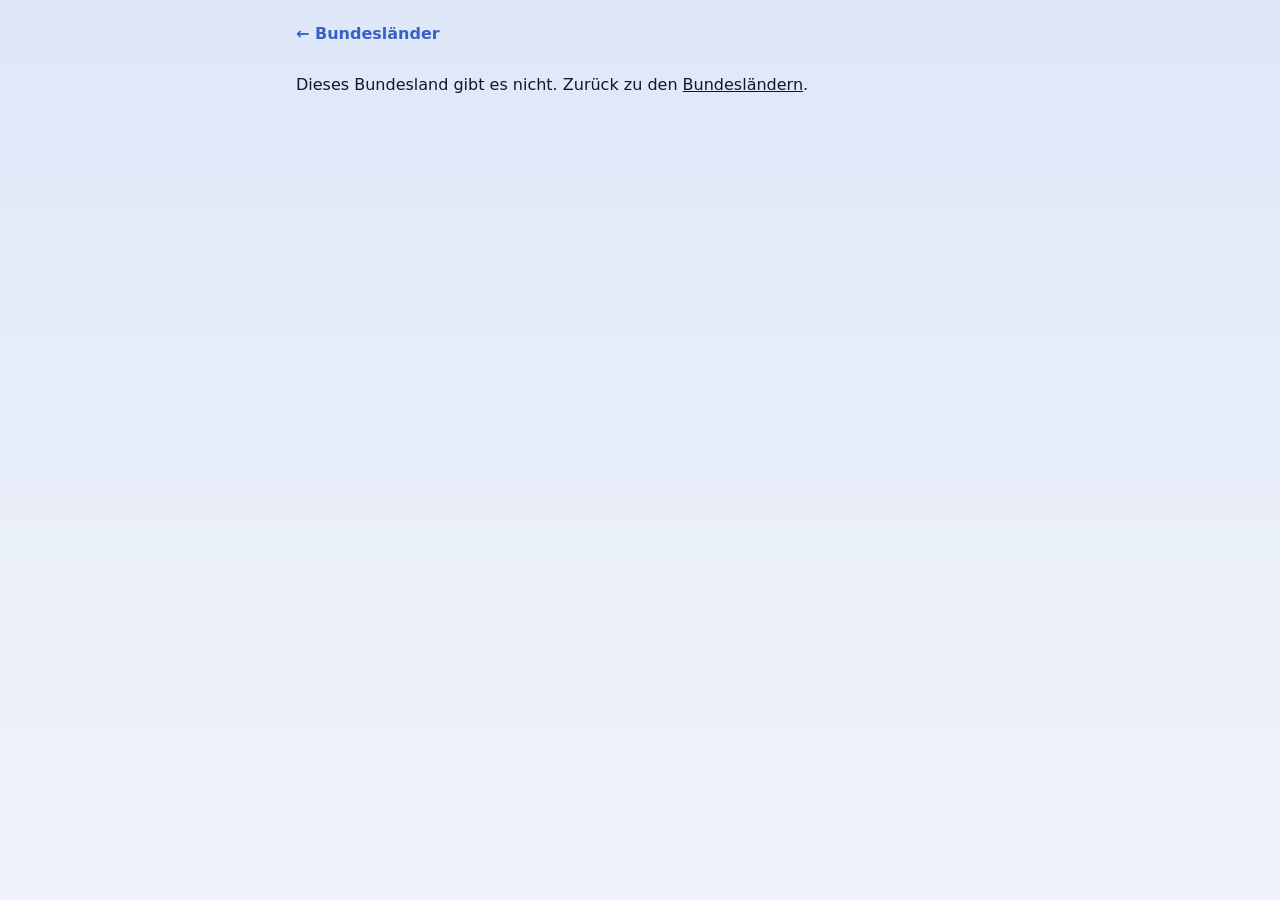
<file: docs/land.html>
<!DOCTYPE html>
<html lang="de">
<head>
<meta charset="utf-8">
<meta name="viewport" content="width=device-width, initial-scale=1">
<meta name="color-scheme" content="light dark">
<meta name="robots" content="noindex, nofollow">
<title>Landesregierung | Regierungstracker Österreich</title>
<meta name="description" content="Landesregierung, Stärken und Schwächen eines Bundeslands im Vergleich und Vorhaben der Regierung.">
<link rel="icon" href="favicon.svg" type="image/svg+xml">
<link rel="icon" href="favicon-48.png" sizes="48x48" type="image/png">
<link rel="icon" href="favicon-192.png" sizes="192x192" type="image/png">
<link rel="apple-touch-icon" href="apple-touch-icon.png">
<meta property="og:type" content="website">
<meta property="og:title" content="Regierungstracker Österreich: Landesregierung">
<meta property="og:description" content="Was sich verändert hat, nicht, wer schuld ist. Die neun Bundesländer im Vergleich.">
<meta property="og:image" content="https://thorusmaximus.github.io/oesterreich-eu-vergleich/vorschau.png">
<meta name="twitter:card" content="summary_large_image">
<link rel="stylesheet" href="style.css?v=fa8a9c5b">
</head>
<body>
<main>
<a class="back" href="bundeslaender.html">← Bundesländer</a>
<div id="app"><p>Lade Daten …</p></div>
</main>
<script src="bl-daten.js"></script>
<script>window.DATEN = { beispiel: !!(window.BL && window.BL.beispiel), quelle: "Eurostat", quellen: "Eurostat (Regionaldaten), Statistik Austria, AMS, Bundeskriminalamt, KSV1870, Sozialministerium und weitere", aktualisiert: (window.BL && window.BL.aktualisiert) || new Date().toISOString().slice(0,10) };</script>
<script src="common.js?v=e58cf2d3"></script>
<script src="bl-common.js?v=9871dcfe"></script>
<script src="land-info.js"></script>
<script>
var app = document.getElementById("app"), B = window.BL, code = new URLSearchParams(location.search).get("code");
function seite(){
  var L = B && B.laender && B.laender.filter(function(l){ return l.code===code; })[0];
  if(!L){ app.innerHTML = '<p>Dieses Bundesland gibt es nicht. Zurück zu den <a href="bundeslaender.html">Bundesländern</a>.</p>'; return; }
  var r = L.regierung, info = (window.LANDINFO||{})[code], h = B.beispiel ? banner() : "";
  document.title = L.name+" | Landesregierung | Regierungstracker Österreich";
  h += '<h1 class="lh">'+L.name+'</h1>';
  var gb = B.bilanz.filter(function(b){ return b.code===code; })[0];
  h += '<div class="card"><h2>Landesregierung</h2><p class="regl"><b>'+r.chef+'</b> ('+r.partei+')</p><div class="regk">'+r.koalition.map(pille).join(" ")+'</div>'
    + '<p class="note">Im Amt seit: '+r.seit+(r.vorher ? '. Davor ('+r.vorher.zeit+'): '+r.vorher.koalition.map(pille).join(" ")+(r.vorher.hinweis?' <small>('+r.vorher.hinweis+')</small>':'') : '')+'. Letzte Landtagswahl '+r.wahl+', nächste '+r.naechsteWahl+'.'+(r.hinweis?' '+r.hinweis+'.':'')+'</p>'
    + (gb ? '<p class="note">Gesamtbild: Platz '+gb.platz+' von '+B.laender.length+' (Ø Platz '+gb.durchschnittsrang.toLocaleString("de-AT",{minimumFractionDigits:1,maximumFractionDigits:1})+' über alle Kennzahlen mit Wertung).</p>' : '')+'</div>';
  // Stärken und Schwächen: oberste bzw. unterste 3 Plätze unter den Ländern, nur Kennzahlen mit Wertung
  var st=[], sw=[], n=B.laender.length, k=3;
  B.indikatoren.forEach(function(i){
    if(i.ausgeblendet || i.typ==="neutral") return;
    var x=i.laender.filter(function(z){ return z.code===code; })[0]; if(!x || x.rang==null) return;
    var e={i:i,x:x}; if(x.rang<=k) st.push(e); else if(x.rang>=n-k+1) sw.push(e);
  });
  var by=function(a,b){ return a.x.rang-b.x.rang || a.i.name.localeCompare(b.i.name,"de"); };
  st.sort(by); sw.sort(function(a,b){ return b.x.rang-a.x.rang || a.i.name.localeCompare(b.i.name,"de"); });
  var li=function(l,ton){ return l.length ? '<ul>'+l.map(function(e){ return '<li><a href="bundesland.html?id='+encodeURIComponent(e.i.id)+'&hl='+code+'"><span>'+e.i.name+' <small>'+fw(e.i,e.x.wert)+'</small></span><b class="'+ton+'">Platz '+e.x.rang+' <small>von '+n+'</small></b></a></li>'; }).join('')+'</ul>' : '<p class="note">Keine.</p>'; };
  h += '<div class="card"><h2>Stärken und Schwächen'+infoIcon("Gezeigt werden Kennzahlen mit Wertung, bei denen "+L.name+" unter den Bundesländern auf den ersten drei oder letzten drei Plätzen liegt. Das beschreibt, wo das Land steht, nicht, wer dafür verantwortlich ist. Viele Werte hängen von Lage, Größe und Wirtschaftsstruktur ab. Kennzahlen ohne Wertung und ausgeblendete Kennzahlen fehlen.")+'</h2><div class="sustg"><div><h3 class="good">Stärken</h3>'+li(st,"good")+'</div><div><h3 class="bad">Schwächen</h3>'+li(sw,"bad")+'</div></div></div>';
  h += '<div class="card"><h2>Gestartete und umgesetzte Projekte'+infoIcon("Eine Auswahl bereits beschlossener, gestarteter oder umgesetzter Projekte der Landesregierung, zusammengefasst aus Medienberichten und Landesquellen. Die Liste ist nicht vollständig und bewertet nichts: Sie sagt weder, ob ein Projekt gelungen ist, noch, welche Wirkung es hat. Stand: "+datum((window.LANDINFO||{}).stand)+".")+'</h2>';
  if(info){
    h += '<ul class="vor">'+info.punkte.map(function(p){ return '<li>'+p+'</li>'; }).join('')+'</ul><p class="note">Quelle: <a href="'+info.quelle.u+'" rel="noopener">'+info.quelle.t+'</a></p>';
  } else h += '<p class="note">Noch keine Angaben.</p>';
  h += '</div>';
  h += fussnote();
  app.innerHTML = h;
}
seite();
</script>
</body>
</html>
</file>
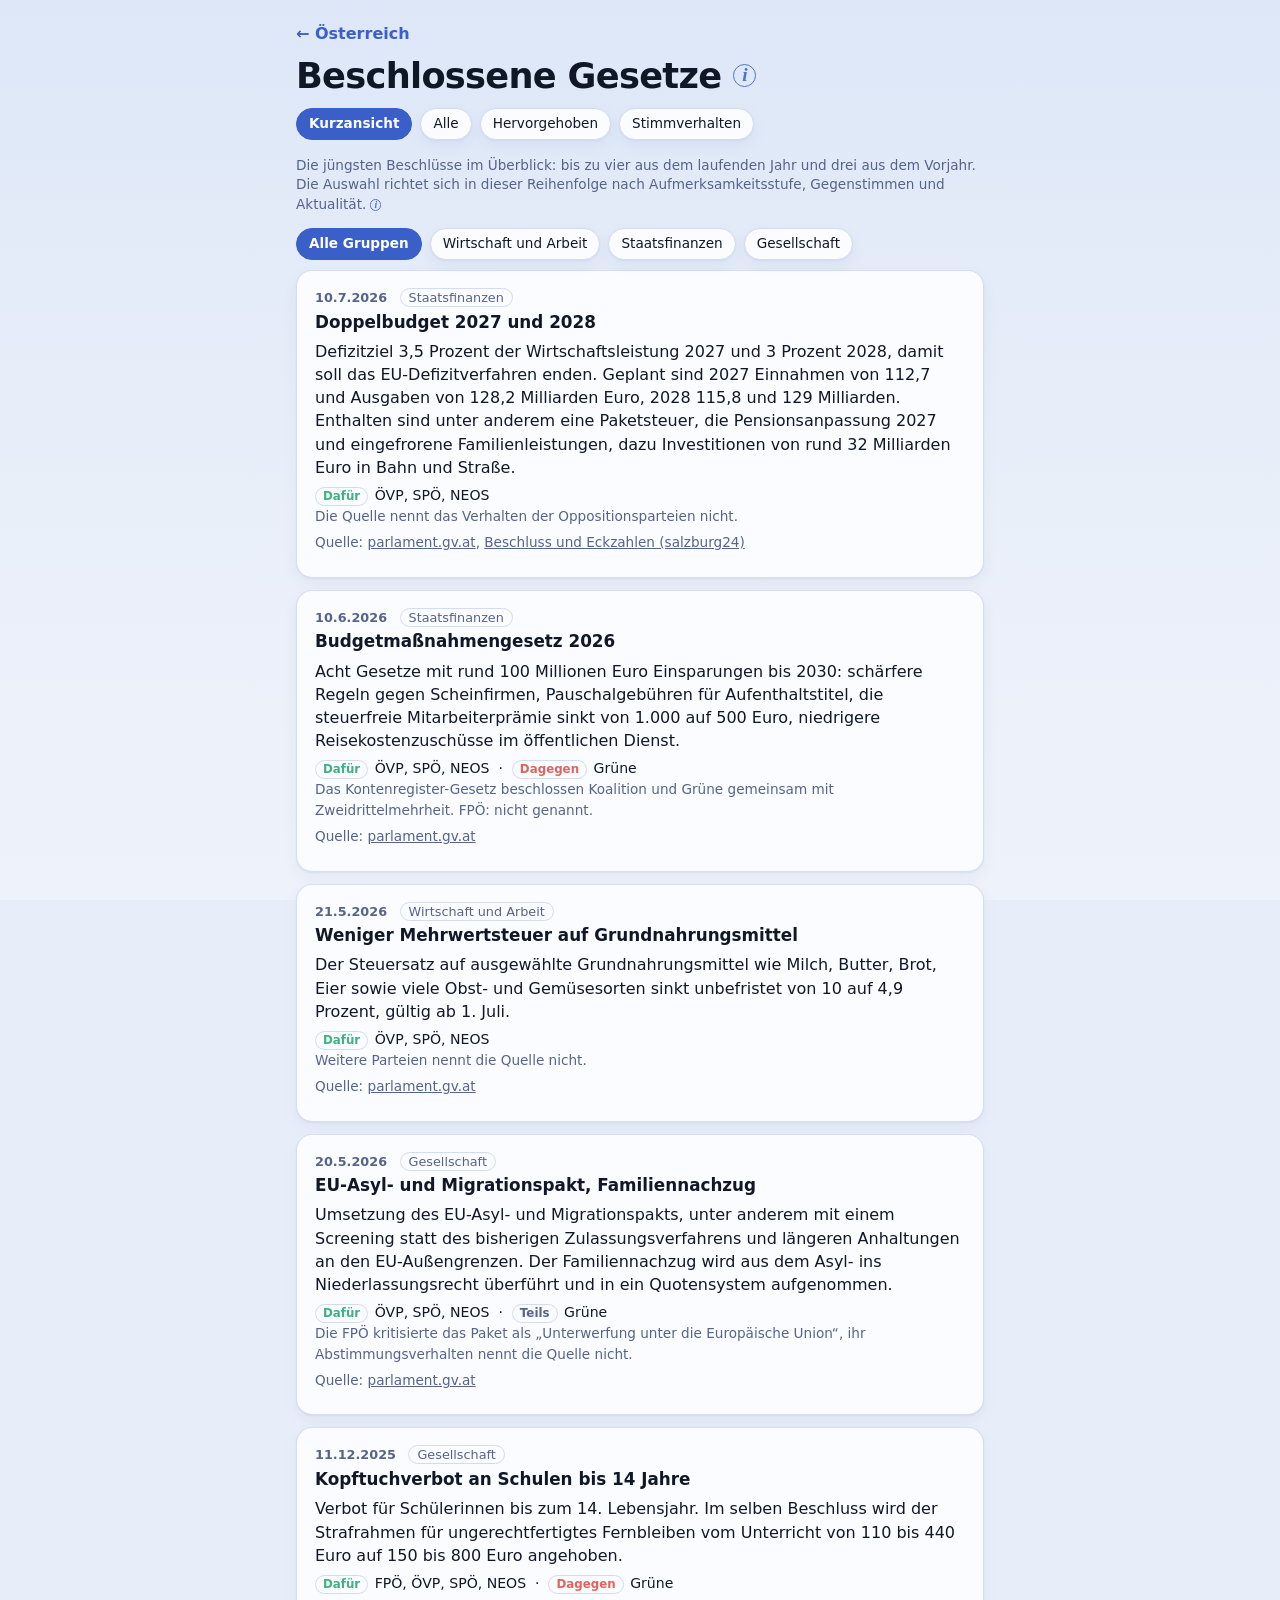
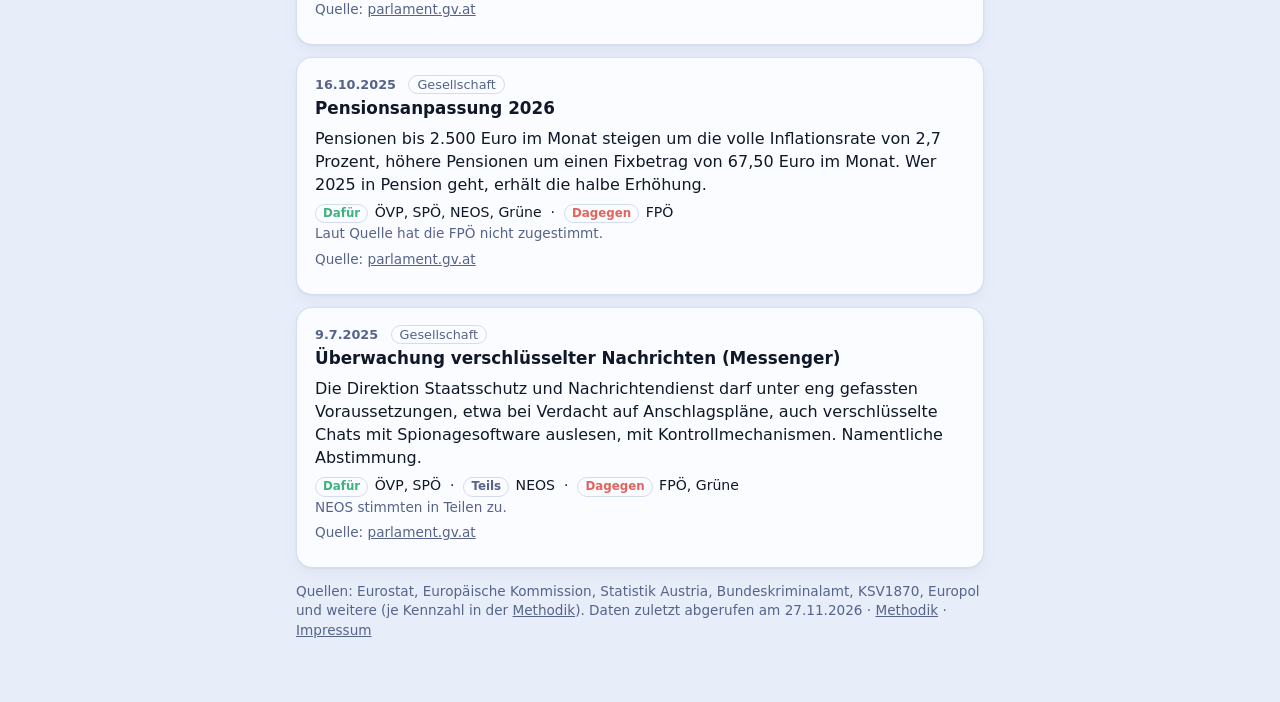
<file: docs/massnahmen.html>
<!DOCTYPE html>
<html lang="de">
<head>
<meta charset="utf-8">
<meta name="viewport" content="width=device-width, initial-scale=1">
<meta name="color-scheme" content="light dark">
<meta name="robots" content="noindex, nofollow">
<title>Beschlossene Gesetze | Regierungstracker Österreich</title>
<meta name="description" content="Gesetzesbeschlüsse des Nationalrats seit dem Amtsantritt der Bundesregierung, mit Datum und Quelle.">
<link rel="icon" href="favicon.svg" type="image/svg+xml">
<link rel="icon" href="favicon-48.png" sizes="48x48" type="image/png">
<link rel="icon" href="favicon-192.png" sizes="192x192" type="image/png">
<link rel="apple-touch-icon" href="apple-touch-icon.png">
<meta property="og:type" content="website">
<meta property="og:title" content="Regierungstracker Österreich: Beschlossene Gesetze">
<meta property="og:description" content="Was sich verändert hat, nicht, wer schuld ist. Die neun Bundesländer im Vergleich.">
<meta property="og:image" content="https://thorusmaximus.github.io/oesterreich-eu-vergleich/vorschau.png">
<meta name="twitter:card" content="summary_large_image">
<link rel="stylesheet" href="style.css?v=fa8a9c5b">
</head>
<body>
<main>
<a class="back" href="index.html">← Österreich</a>
<div id="app"><p>Lade Daten …</p></div>
</main>
<script src="daten.js"></script>
<script src="common.js?v=e58cf2d3"></script>
<script>
var app=document.getElementById("app");
// Beschlossene Gesetze des Bundes (Nationalrat), von Hand gepflegt. Quelle: parlament.gv.at. Keine Wertung.
// Felder: d Datum, g Gruppe, t Titel, x Text, u Hauptquelle, w weitere Quellen [{t,u}],
// h Aufmerksamkeit 1-3 (Redaktionseinstufung, Kriterien siehe ⓘ), v Abstimmung laut Quelle {p: dafür, c: dagegen, t: teils, n: Hinweis}
var P="ÖVP, SPÖ, NEOS".split(", ");
var M=[
 {d:"2026-10-14",g:"Wirtschaft und Arbeit",t:"Versorgungssicherheit bei Energie und Gütern, Gewerbeordnung entschlackt",h:1,
  x:"Gas-Speicher- und Lenkungsregeln werden bis 2029 verlängert, Raffinerien müssen Versorgungskonzepte erstellen. Das Gesetz zur Vorratshaltung wichtiger Güter gilt bis 2035. Die Gewerbeordnung erlaubt unter Bedingungen genehmigungsfreie PV-Anlagen und E-Ladestationen.",
  v:{p:["ÖVP","SPÖ","NEOS","FPÖ"],t:["Grüne"],n:"Energiegesetz: Grüne stimmten in Teilen zu. Vorratshaltung und Gewerbeordnung: alle Parteien dafür."},
  u:"https://www.parlament.gv.at/aktuelles/pk/jahr_2026/pk0942"},
 {d:"2026-09-23",g:"Wirtschaft und Arbeit",t:"Dürrehilfe für die Landwirtschaft",h:1,
  x:"Betriebe erhalten für Oktober und November einen Beitragskredit, der die Sozialversicherungsbeiträge ersetzt (rund 140 Millionen Euro). Gegenfinanziert wird unter anderem über einen vorübergehend gesenkten Hebesatz in der bäuerlichen Krankenversicherung.",
  v:{p:["ÖVP","SPÖ"],c:["Grüne"],n:"FPÖ nannte die Hilfe zu gering, ihr Stimmverhalten nennt die Quelle nicht."},
  u:"https://www.parlament.gv.at/aktuelles/pk/jahr_2026/pk0839"},
 {d:"2026-07-10",g:"Staatsfinanzen",t:"Doppelbudget 2027 und 2028",h:3,
  x:"Defizitziel 3,5 Prozent der Wirtschaftsleistung 2027 und 3 Prozent 2028, damit soll das EU-Defizitverfahren enden. Geplant sind 2027 Einnahmen von 112,7 und Ausgaben von 128,2 Milliarden Euro, 2028 115,8 und 129 Milliarden. Enthalten sind unter anderem eine Paketsteuer, die Pensionsanpassung 2027 und eingefrorene Familienleistungen, dazu Investitionen von rund 32 Milliarden Euro in Bahn und Straße.",
  v:{p:P,n:"Die Quelle nennt das Verhalten der Oppositionsparteien nicht."},
  u:"https://www.parlament.gv.at/aktuelles/news/Hitzige-Debatte-ueber-das-Doppelbudget-2027-28",
  w:[{t:"Beschluss und Eckzahlen (salzburg24)",u:"https://www.salzburg24.at/news/oesterreich/doppelbudget-20272028-beschlossen-wo-oesterreich-jetzt-spart-und-investiert-art-331479"}]},
 {d:"2026-06-10",g:"Staatsfinanzen",t:"Budgetmaßnahmengesetz 2026",h:2,
  x:"Acht Gesetze mit rund 100 Millionen Euro Einsparungen bis 2030: schärfere Regeln gegen Scheinfirmen, Pauschalgebühren für Aufenthaltstitel, die steuerfreie Mitarbeiterprämie sinkt von 1.000 auf 500 Euro, niedrigere Reisekostenzuschüsse im öffentlichen Dienst.",
  v:{p:P,c:["Grüne"],n:"Das Kontenregister-Gesetz beschlossen Koalition und Grüne gemeinsam mit Zweidrittelmehrheit. FPÖ: nicht genannt."},
  u:"https://www.parlament.gv.at/aktuelles/pk/jahr_2026/pk0531"},
 {d:"2026-05-21",g:"Wirtschaft und Arbeit",t:"Weniger Mehrwertsteuer auf Grundnahrungsmittel",h:3,
  x:"Der Steuersatz auf ausgewählte Grundnahrungsmittel wie Milch, Butter, Brot, Eier sowie viele Obst- und Gemüsesorten sinkt unbefristet von 10 auf 4,9 Prozent, gültig ab 1. Juli.",
  v:{p:P,n:"Weitere Parteien nennt die Quelle nicht."},
  u:"https://www.parlament.gv.at/aktuelles/news/Nationalrat-beschliesst-Umsatzsteuersenkung-auf-Grundnahrungsmittel/"},
 {d:"2026-05-20",g:"Gesellschaft",t:"EU-Asyl- und Migrationspakt, Familiennachzug",h:3,
  x:"Umsetzung des EU-Asyl- und Migrationspakts, unter anderem mit einem Screening statt des bisherigen Zulassungsverfahrens und längeren Anhaltungen an den EU-Außengrenzen. Der Familiennachzug wird aus dem Asyl- ins Niederlassungsrecht überführt und in ein Quotensystem aufgenommen.",
  v:{p:P,t:["Grüne"],n:"Die FPÖ kritisierte das Paket als „Unterwerfung unter die Europäische Union“, ihr Abstimmungsverhalten nennt die Quelle nicht."},
  u:"https://www.parlament.gv.at/aktuelles/news/Nationalrat-ebnet-Weg-fuer-Quotenregelung-bei-Familiennachzug"},
 {d:"2026-02-25",g:"Gesellschaft",t:"Gesetz gegen Shrinkflation („Mogelpackungen“)",h:2,
  x:"Ab April 2026 muss der Handel darauf hinweisen, wenn bei gleicher Verpackungsgröße weniger Inhalt im Produkt ist.",
  v:{p:["ÖVP","SPÖ","NEOS","Grüne"],c:["FPÖ"]},
  u:"https://www.parlament.gv.at/aktuelles/news/Nationalrat-beschliesst-Gesetz-zur-Shrinkflation"},
 {d:"2025-12-11",g:"Gesellschaft",t:"Kopftuchverbot an Schulen bis 14 Jahre",h:3,
  x:"Verbot für Schülerinnen bis zum 14. Lebensjahr. Im selben Beschluss wird der Strafrahmen für ungerechtfertigtes Fernbleiben vom Unterricht von 110 bis 440 Euro auf 150 bis 800 Euro angehoben.",
  v:{p:["FPÖ","ÖVP","SPÖ","NEOS"],c:["Grüne"]},
  u:"https://www.parlament.gv.at/aktuelles/news/Nationalrat-beschliesst-Kopftuchverbot-fuer-unter-14-jaehrige-Schuelerinnen"},
 {d:"2025-10-16",g:"Gesellschaft",t:"Pensionsanpassung 2026",h:3,
  x:"Pensionen bis 2.500 Euro im Monat steigen um die volle Inflationsrate von 2,7 Prozent, höhere Pensionen um einen Fixbetrag von 67,50 Euro im Monat. Wer 2025 in Pension geht, erhält die halbe Erhöhung.",
  v:{p:["ÖVP","SPÖ","NEOS","Grüne"],c:["FPÖ"],n:"Laut Quelle hat die FPÖ nicht zugestimmt."},
  u:"https://www.parlament.gv.at/aktuelles/news/Nationalrat-beschliesst-Trinkgeld-Pauschalen-und-Weiterbildungsbeihilfe"},
 {d:"2025-10-16",g:"Wirtschaft und Arbeit",t:"Weiterbildungsbeihilfe",h:2,
  x:"Nachfolge der Bildungskarenz ab Jänner 2026: Mindestbetrag 1.212 Euro im Monat, 150 Millionen Euro pro Jahr, mit strengeren Auflagen zum Bildungsziel.",
  v:{n:"Mehrheitlich beschlossen, Abstimmungsverhalten der Klubs in der Quelle nicht genannt."},
  u:"https://www.parlament.gv.at/aktuelles/news/Nationalrat-beschliesst-Trinkgeld-Pauschalen-und-Weiterbildungsbeihilfe"},
 {d:"2025-10-16",g:"Wirtschaft und Arbeit",t:"Einheitliche Trinkgeld-Pauschalen",h:1,
  x:"Ab 2026 gelten österreichweit einheitliche Pauschalen für die Sozialversicherungsbeiträge auf Trinkgelder. Trinkgeld bleibt steuerfrei.",
  v:{p:["ÖVP","SPÖ","NEOS","Grüne"],n:"FPÖ: nicht genannt."},
  u:"https://www.parlament.gv.at/aktuelles/news/Nationalrat-beschliesst-Trinkgeld-Pauschalen-und-Weiterbildungsbeihilfe"},
 {d:"2025-07-09",g:"Gesellschaft",t:"Überwachung verschlüsselter Nachrichten (Messenger)",h:3,
  x:"Die Direktion Staatsschutz und Nachrichtendienst darf unter eng gefassten Voraussetzungen, etwa bei Verdacht auf Anschlagspläne, auch verschlüsselte Chats mit Spionagesoftware auslesen, mit Kontrollmechanismen. Namentliche Abstimmung.",
  v:{p:["ÖVP","SPÖ"],c:["FPÖ","Grüne"],t:["NEOS"],n:"NEOS stimmten in Teilen zu."},
  u:"https://www.parlament.gv.at/aktuelles/news/Nationalrat-beschliesst-Messenger-Ueberwachung/"},
 {d:"2025-06-18",g:"Staatsfinanzen",t:"Doppelbudget 2025 und 2026",h:2,
  x:"Geplante Ausgaben 2025: 123,2 Milliarden Euro bei Einnahmen von 105,1 Milliarden Euro (Defizit 18,1 Milliarden). 2026: 125,9 Milliarden Euro Ausgaben, 107,6 Milliarden Einnahmen (Defizit 18,3 Milliarden).",
  v:{n:"Abstimmungsverhalten in der Quelle nicht genannt."},
  u:"https://www.parlament.gv.at/aktuelles/news/in-einfacher-sprache/Nationalrat-beschliesst-Budget-fuer-2025-und-2026"},
 {d:"2025-03-07",g:"Wirtschaft und Arbeit",t:"Bildungskarenz und Bildungsteilzeit gestrichen",h:2,
  x:"Im Budgetsanierungsmaßnahmengesetz 2025 wird die staatliche Förderung gestrichen, Weiterbildungsgeld und Bildungsteilzeitgeld laufen Ende März 2025 aus, mit Übergangsregeln für laufende Fälle.",
  v:{n:"Abstimmungsverhalten der Klubs in der Quelle nicht genannt."},
  u:"https://www.parlament.gv.at/aktuelles/news/Nationalrat-besiegelt-vorlaeufiges-Aus-fuer-Bildungskarenz"}
];
// Gegenstimmen-Wert: nur aus Quellenangaben. Je Klub "dagegen" = 1, "teils" = 0,5. Nicht genannte Klubs zählen nicht.
M.forEach(function(m){ var v=m.v||{}; m.s=(v.c||[]).length+0.5*(v.t||[]).length; });
function jahr(m){ return +m.d.slice(0,4); }
function rang(a,b){ return (b.h-a.h)||(b.s-a.s)||(a.d<b.d?1:-1); }
// Kurzansicht: die 4 interessantesten Beschlüsse des laufenden Jahres und die 3 des Vorjahres.
// Gibt es im laufenden Jahr weniger als 4 (z. B. im Jänner), werden die freien Plätze mit den nächsten des Vorjahres gefüllt.
function kurz(){
  var J=new Date().getFullYear();
  var a=M.filter(function(m){ return jahr(m)===J; }).sort(rang).slice(0,4);
  var b=M.filter(function(m){ return jahr(m)===J-1; }).sort(rang);
  var n=3+(4-a.length);
  return a.concat(b.slice(0,n)).sort(function(x,y){ return x.d<y.d?1:x.d>y.d?-1:0; });
}
var TABS=[["kurz","Kurzansicht"],["alle","Alle"],["hoch","Hervorgehoben"],["streit","Stimmverhalten"]];
var fT="kurz", fG="";
function seite(){
  var gr=[]; M.forEach(function(m){ if(gr.indexOf(m.g)<0) gr.push(m.g); });
  var J=new Date().getFullYear();
  var h='<h1 class="lh">Beschlossene <span style="white-space:nowrap">Gesetze'
   +infoIcon("Gesetzesbeschlüsse des Nationalrats seit dem Amtsantritt der Bundesregierung am 3.3.2025, neueste zuerst. Eine Auswahl aus den Gesetzesbeschlüssen des Nationalrats (XXVIII. Gesetzgebungsperiode). Aufgenommen sind nur Beschlüsse, die ich mit Datum und Quelle auf parlament.gv.at belegen konnte; die Liste ist nicht vollständig.")+'</span></h1>'
   +'<div class="filter" id="tt" role="tablist" aria-label="Ansicht">'+TABS.map(function(t){ return '<button data-t="'+t[0]+'"'+(t[0]===fT?' class="on"':'')+'>'+t[1]+'</button>'; }).join("")+'</div>'
   +'<p class="note" id="tx"></p>'
   +'<div class="filter gr" id="tg" role="group" aria-label="Gruppen"><button class="on" data-g="">Alle Gruppen</button>'+gr.map(function(g){ return '<button data-g="'+g+'">'+g+'</button>'; }).join("")+'</div><div id="ml"></div>';
  app.innerHTML=h+fussnote();
  document.getElementById("tt").onclick=function(e){ var b=e.target.closest("button"); if(!b) return; fT=b.getAttribute("data-t"); this.querySelectorAll("button").forEach(function(x){ x.classList.toggle("on",x===b); }); liste(); };
  document.getElementById("tg").onclick=function(e){ var b=e.target.closest("button"); if(!b) return; this.querySelectorAll("button").forEach(function(x){ x.classList.toggle("on",x===b); }); fG=b.getAttribute("data-g"); liste(); };
  liste();
}
function stimmen(v){
  if(!v) return "";
  var r=[];
  if(v.p&&v.p.length) r.push('<span class="mv ja">Dafür</span> '+v.p.join(", "));
  if(v.t&&v.t.length) r.push('<span class="mv te">Teils</span> '+v.t.join(", "));
  if(v.c&&v.c.length) r.push('<span class="mv ne">Dagegen</span> '+v.c.join(", "));
  return '<p class="mst">'+(r.length?r.join(' &nbsp;·&nbsp; '):'')+(v.n?(r.length?'<br>':'')+'<span class="note">'+v.n+'</span>':'')+'</p>';
}
function liste(){
  var J=new Date().getFullYear(), L, txt;
  var ATT="Redaktionelle Einstufung in drei Stufen, kein gemessener Wert. Stufe 3: betrifft einen großen Teil der Bevölkerung oder Haushalte, hat ein Volumen im Milliardenbereich oder war ein zentrales, breit diskutiertes Thema. Stufe 2: betrifft eine klar abgegrenzte, aber große Gruppe oder wurde sichtbar diskutiert. Stufe 1: Fach- oder Verwaltungsgesetz. Ein automatisches Maß (etwa Medienzählung oder Suchanfragen) ist noch nicht eingebaut.";
  var tx={kurz:"Die jüngsten Beschlüsse im Überblick: bis zu vier aus dem laufenden Jahr und drei aus dem Vorjahr. Die Auswahl richtet sich in dieser Reihenfolge nach Aufmerksamkeitsstufe, Gegenstimmen und Aktualität."+infoIcon(ATT),
    alle:"Alle erfassten Beschlüsse.",
    hoch:"Beschlüsse mit hoher Aufmerksamkeit (Stufe 3)."+infoIcon(ATT),
    streit:"Beschlüsse, bei denen laut Quelle mindestens eine Partei nicht oder nur teilweise zustimmte, geordnet nach der Zahl der Gegenstimmen."+infoIcon("Bewertung: jede Partei, die laut Quelle dagegen stimmte, zählt 1, eine teilweise Zustimmung 0,5. Parteien, deren Verhalten die Quelle nicht nennt, zählen nicht. Die Liste kann deshalb Beschlüsse mit Gegenstimmen auslassen. Berücksichtigt wird nur das Abstimmungsverhalten im Nationalrat, nicht die öffentliche Debatte.")};
  document.getElementById("tx").innerHTML=tx[fT];
  if(fT==="kurz") L=kurz();
  else if(fT==="alle") L=M.slice();
  else if(fT==="hoch") L=M.filter(function(m){ return m.h>=3; });
  else L=M.filter(function(m){ return m.s>0; }).sort(function(a,b){ return (b.s-a.s)||(a.d<b.d?1:-1); });
  if(fT!=="streit") L.sort(function(a,b){ return a.d<b.d?1:a.d>b.d?-1:0; });
  L=L.filter(function(m){ return !fG||m.g===fG; });
  document.getElementById("ml").innerHTML=L.length?L.map(function(m){
    var q='<a href="'+m.u+'" rel="noopener">parlament.gv.at</a>'+(m.w||[]).map(function(w){ return ', <a href="'+w.u+'" rel="noopener">'+w.t+'</a>'; }).join("");
    return '<div class="card mn"><div class="md">'+datum(m.d)+' <span class="mg">'+m.g+'</span></div><h3>'+m.t+'</h3><p>'+m.x+'</p>'+stimmen(m.v)+'<p class="note">Quelle: '+q+'</p></div>';
  }).join(""):'<p class="note">Keine Einträge.</p>';
}
seite();
</script>
</body>
</html>
</file>
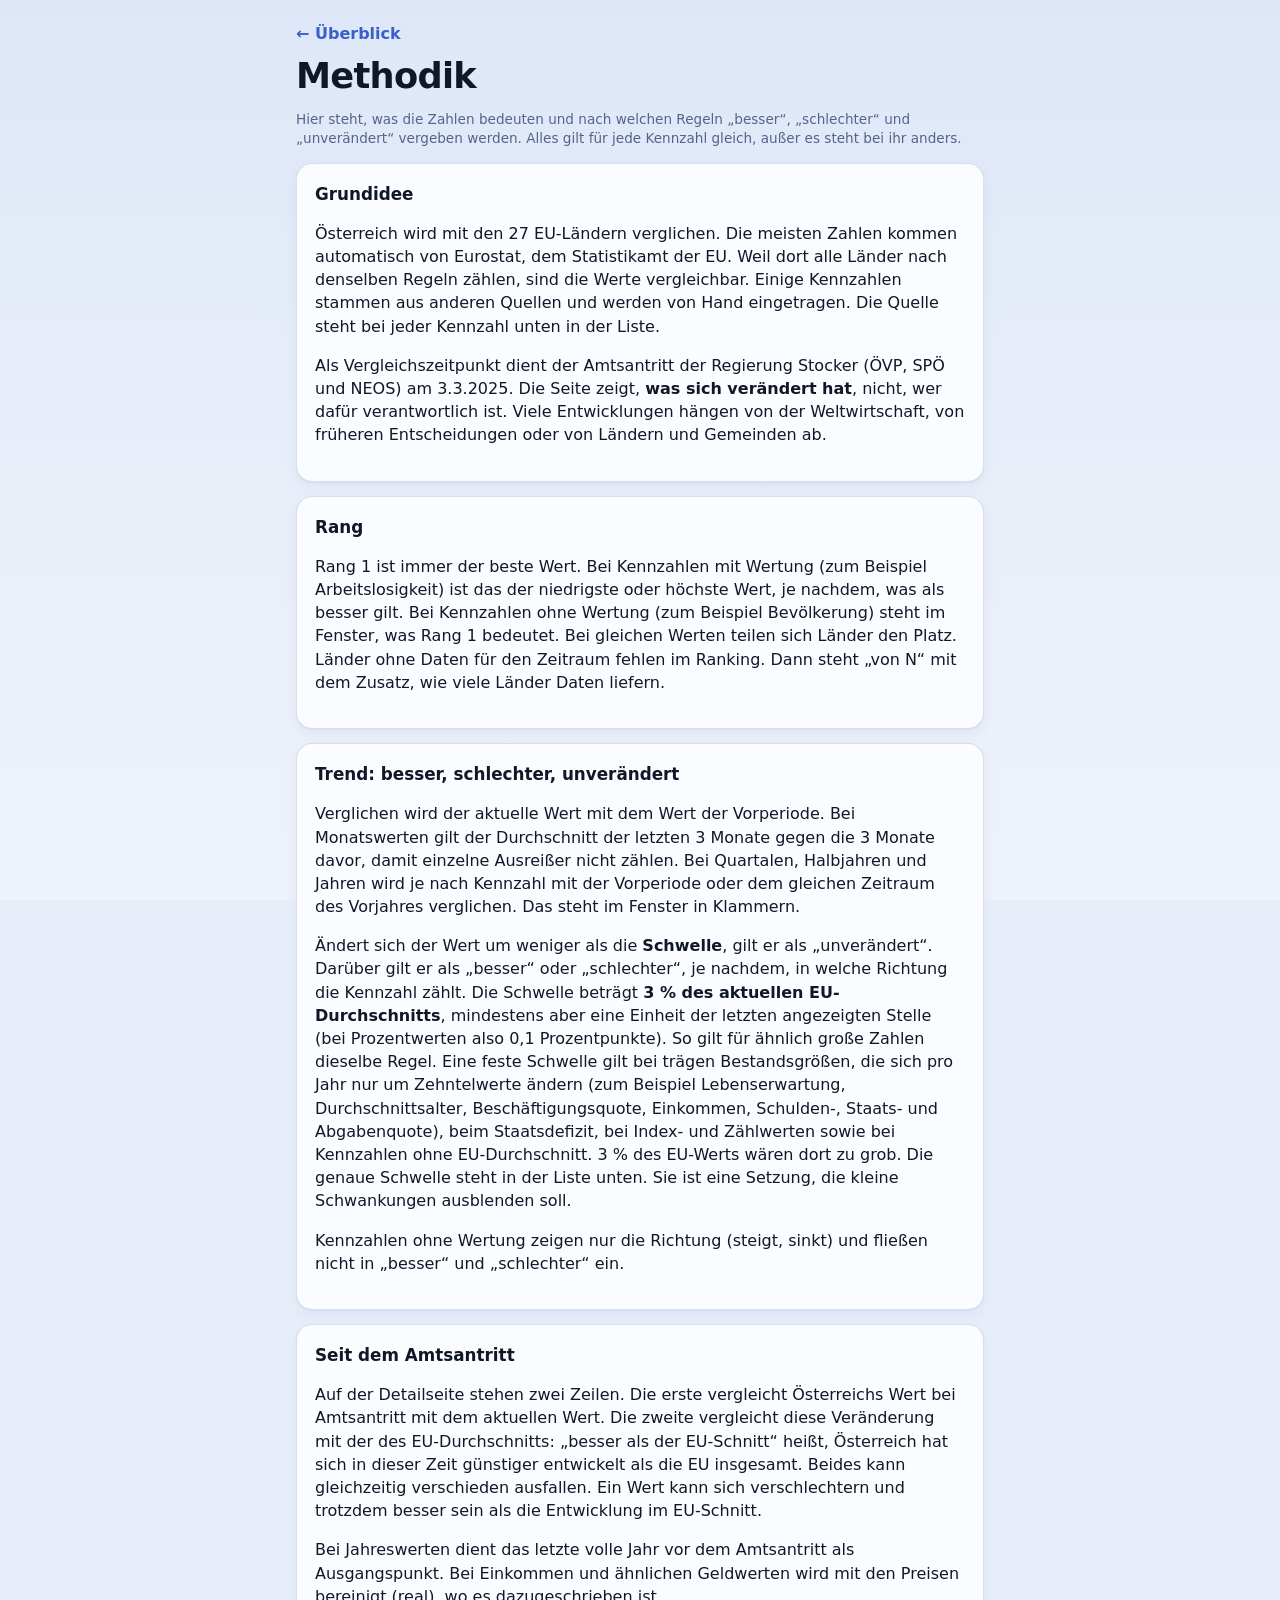
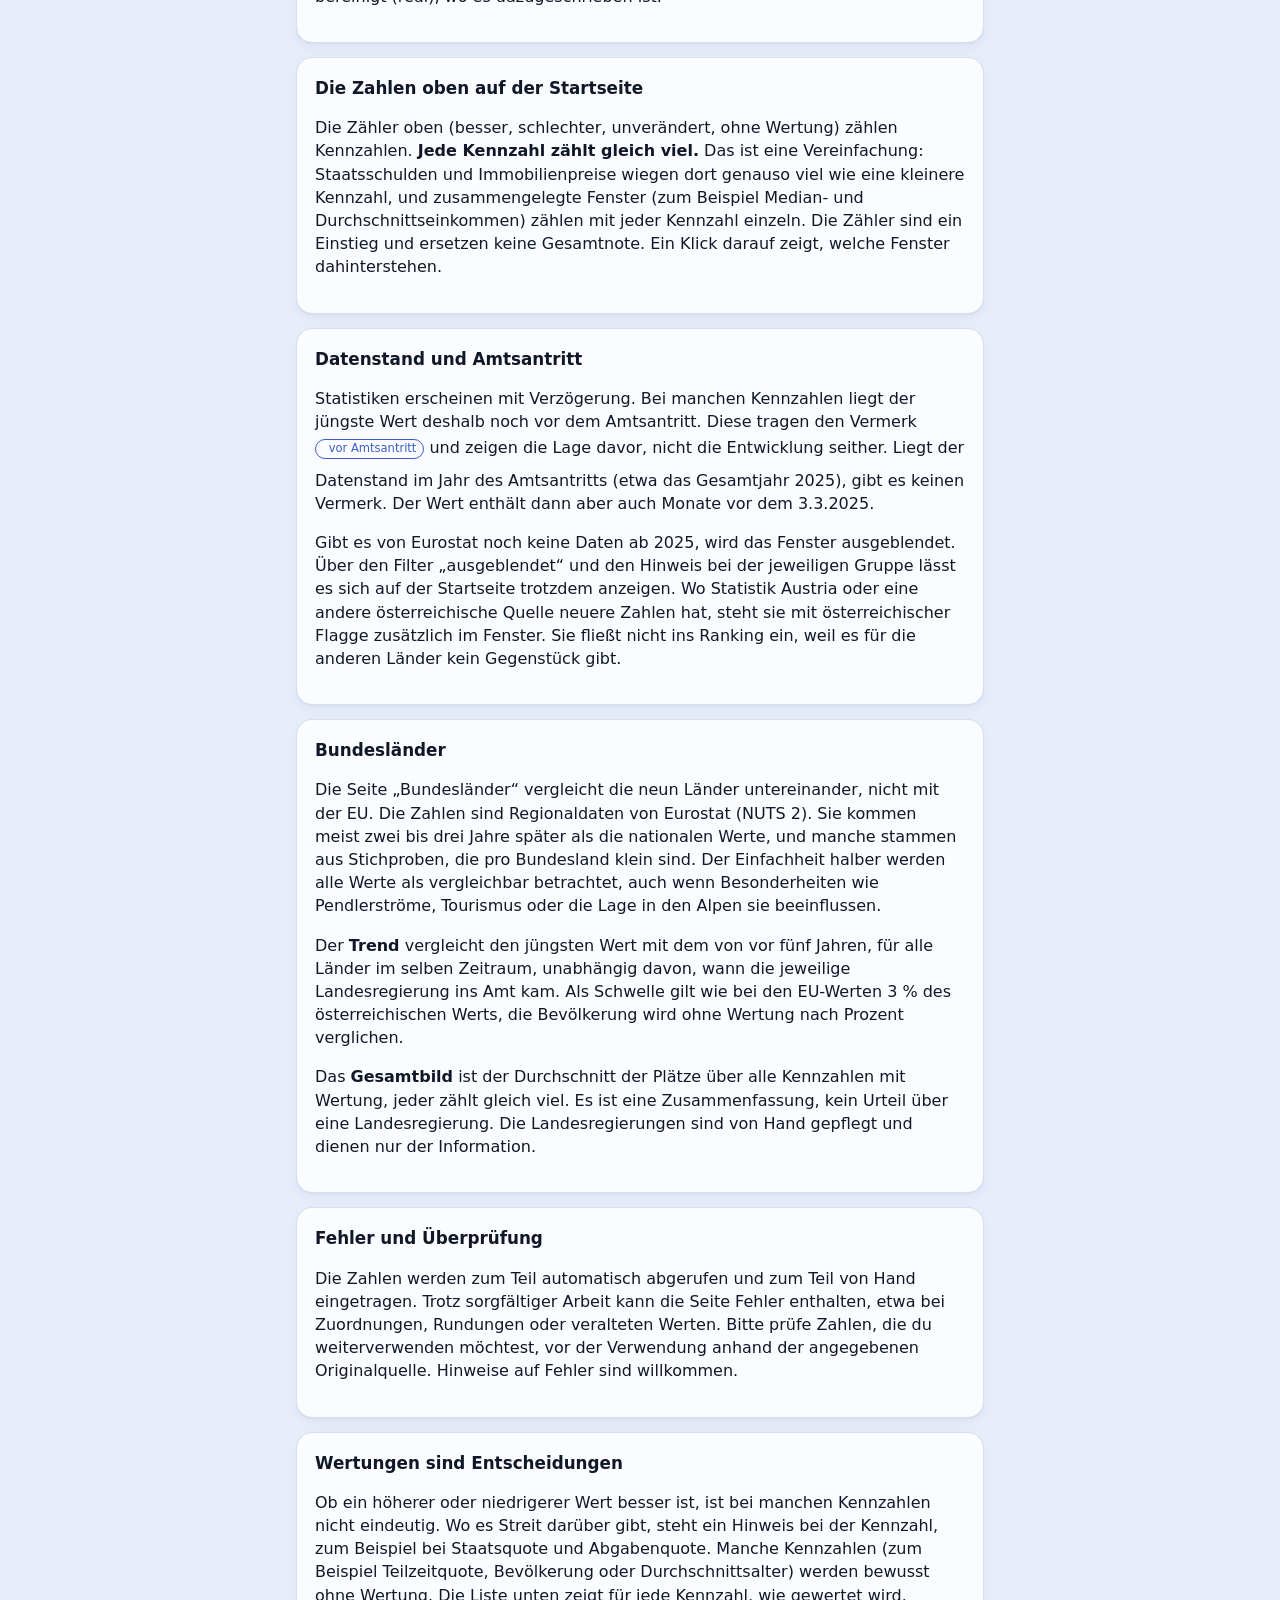
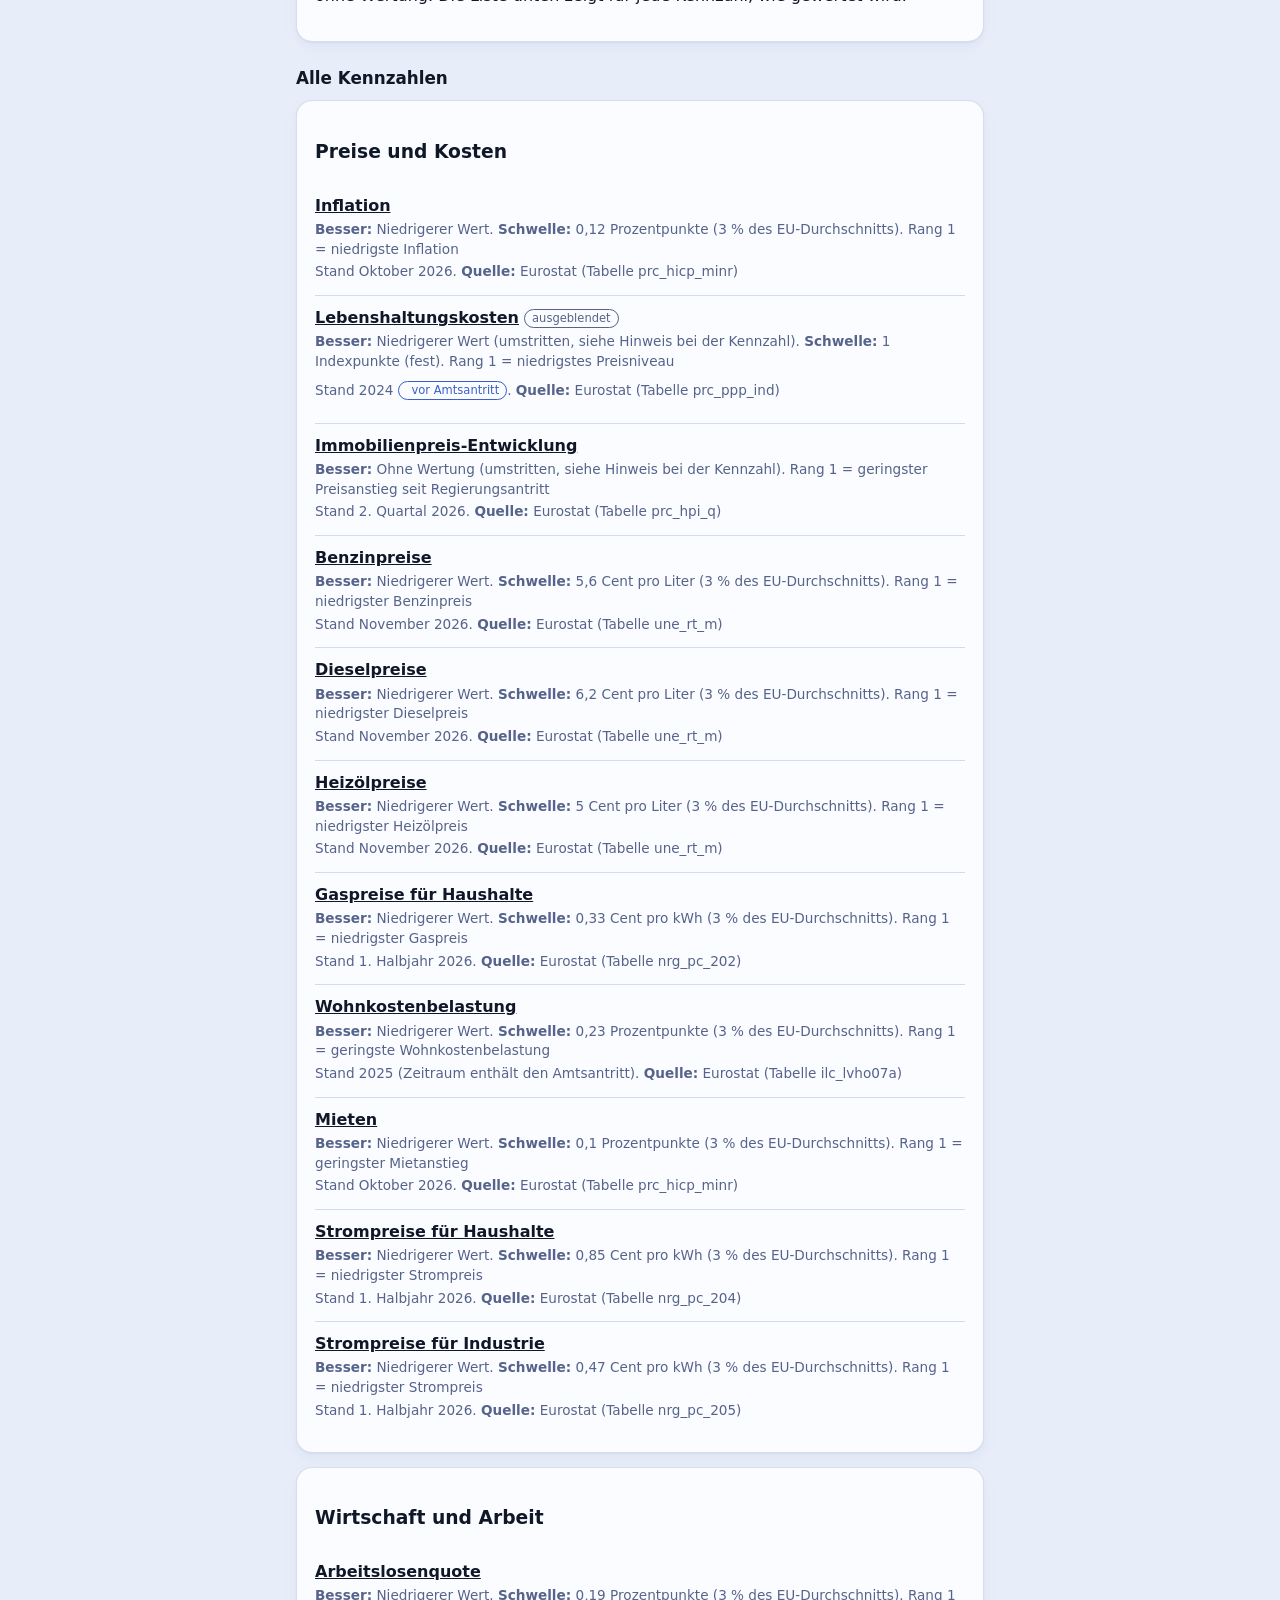
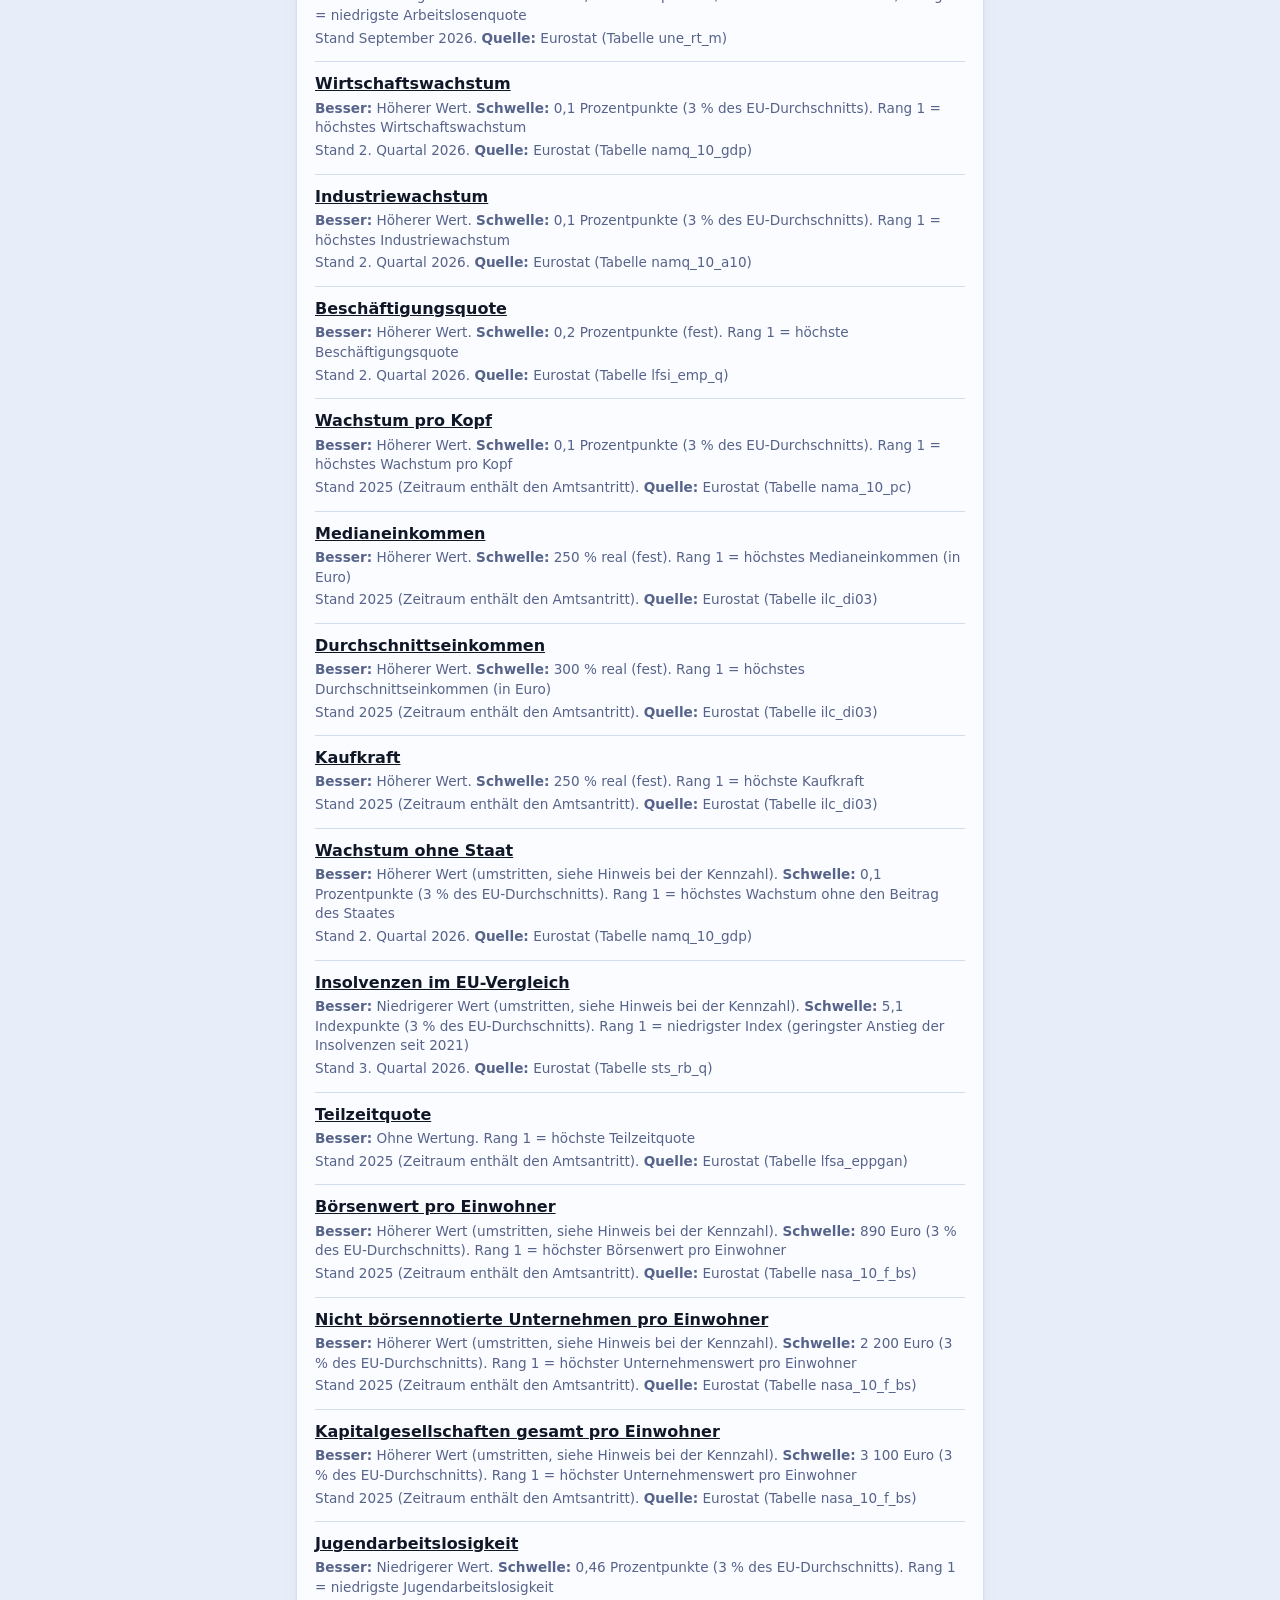
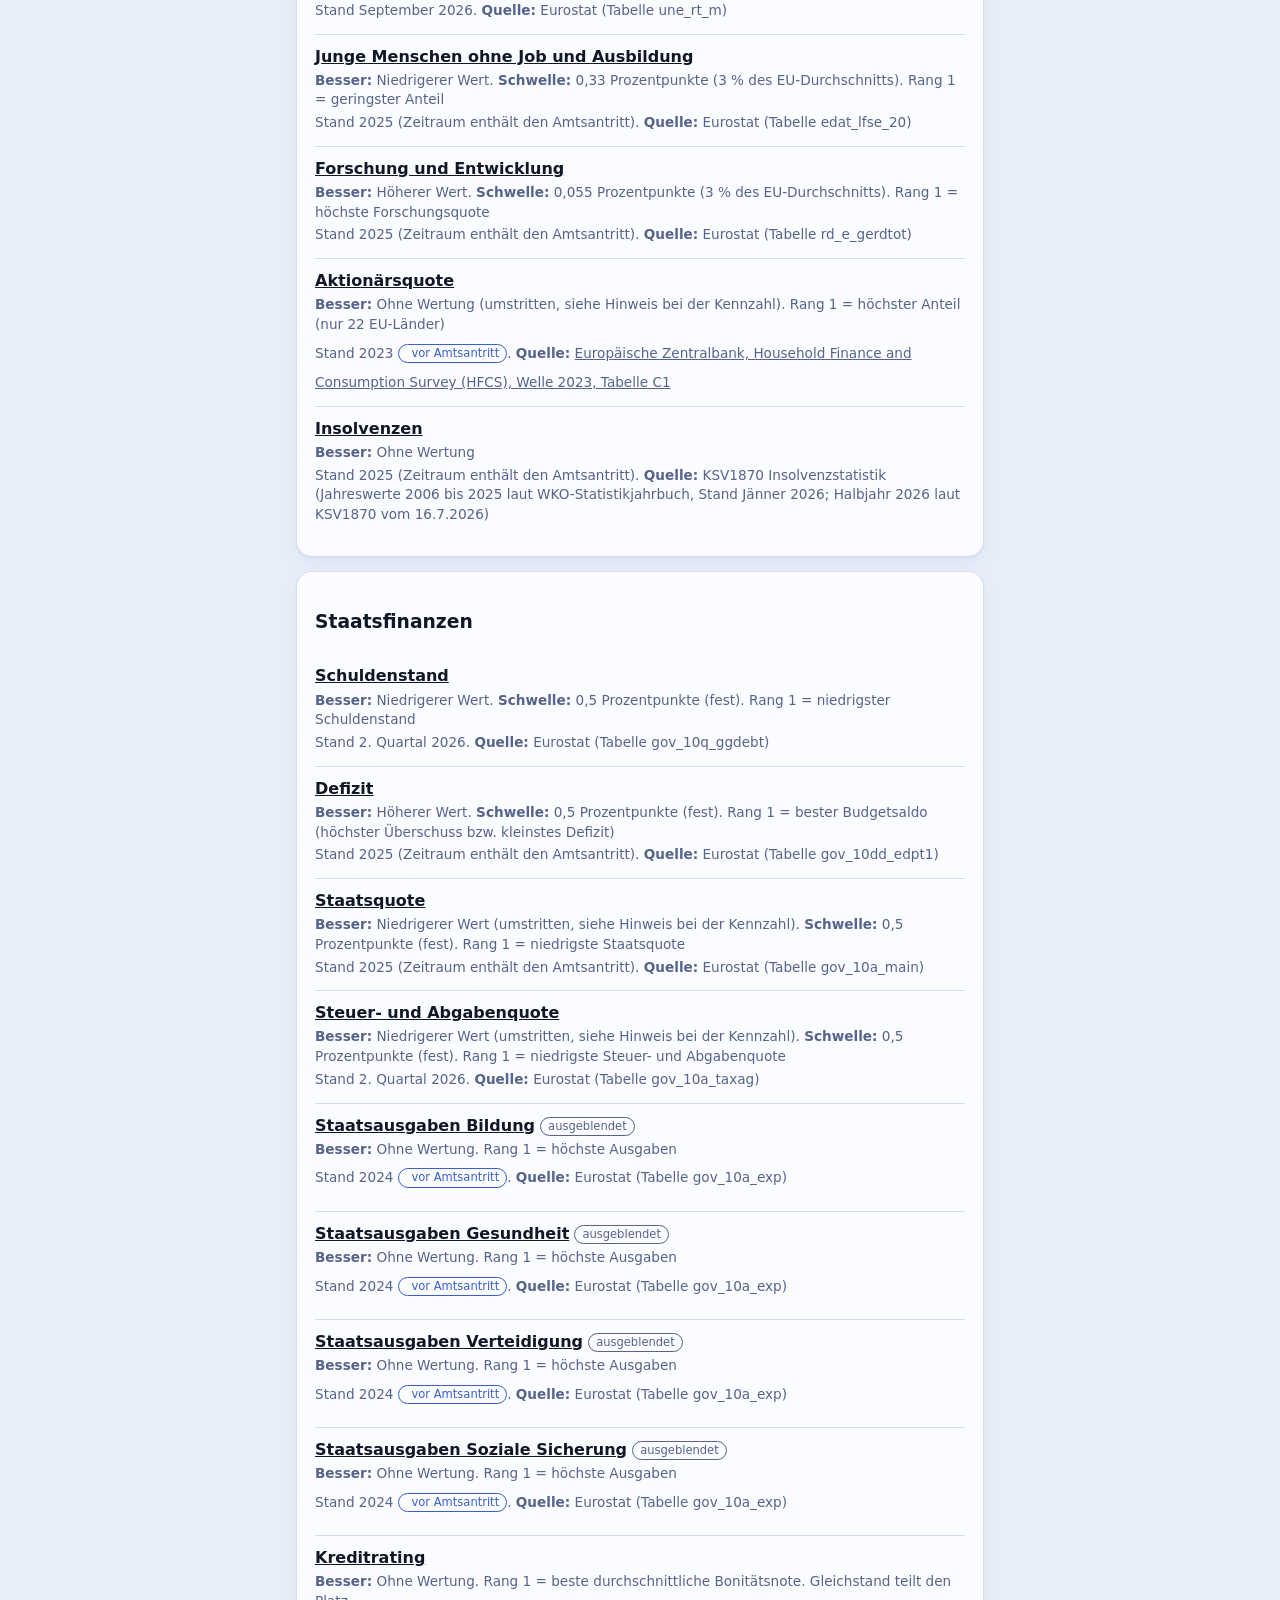
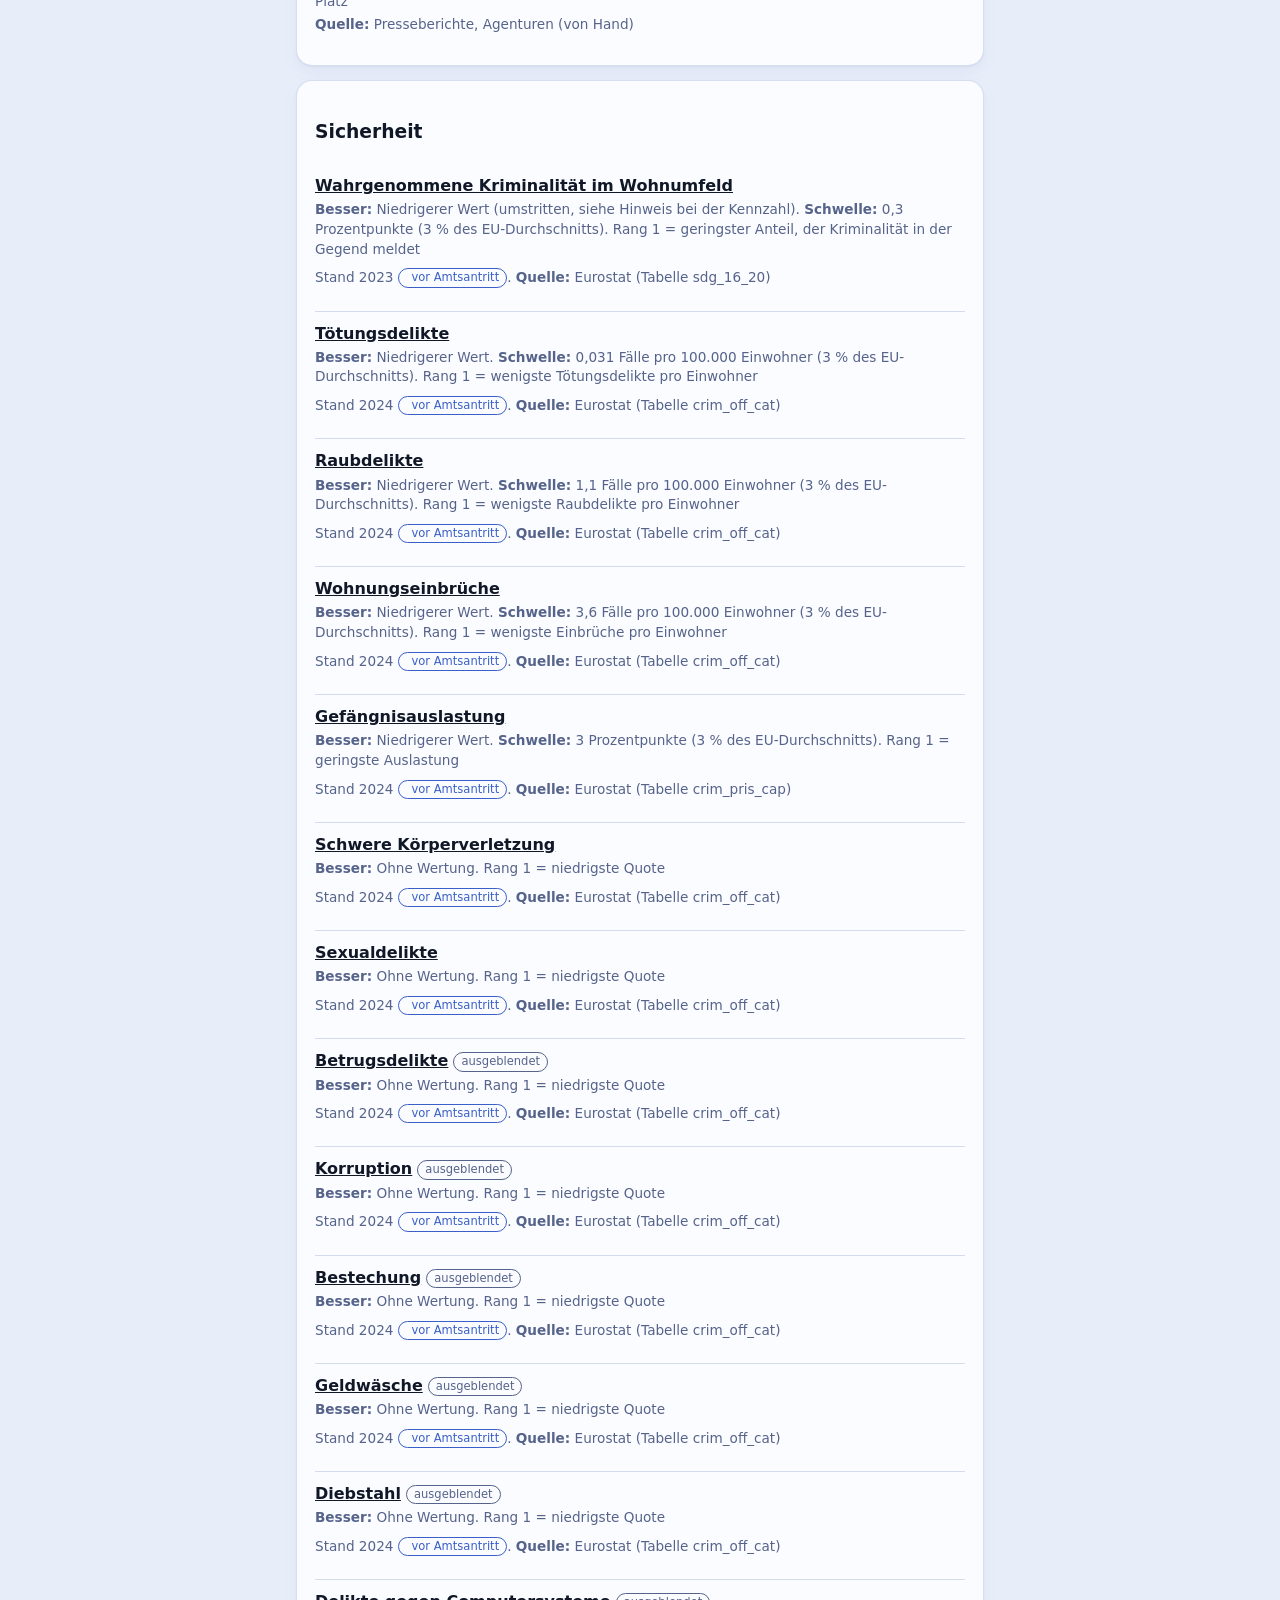
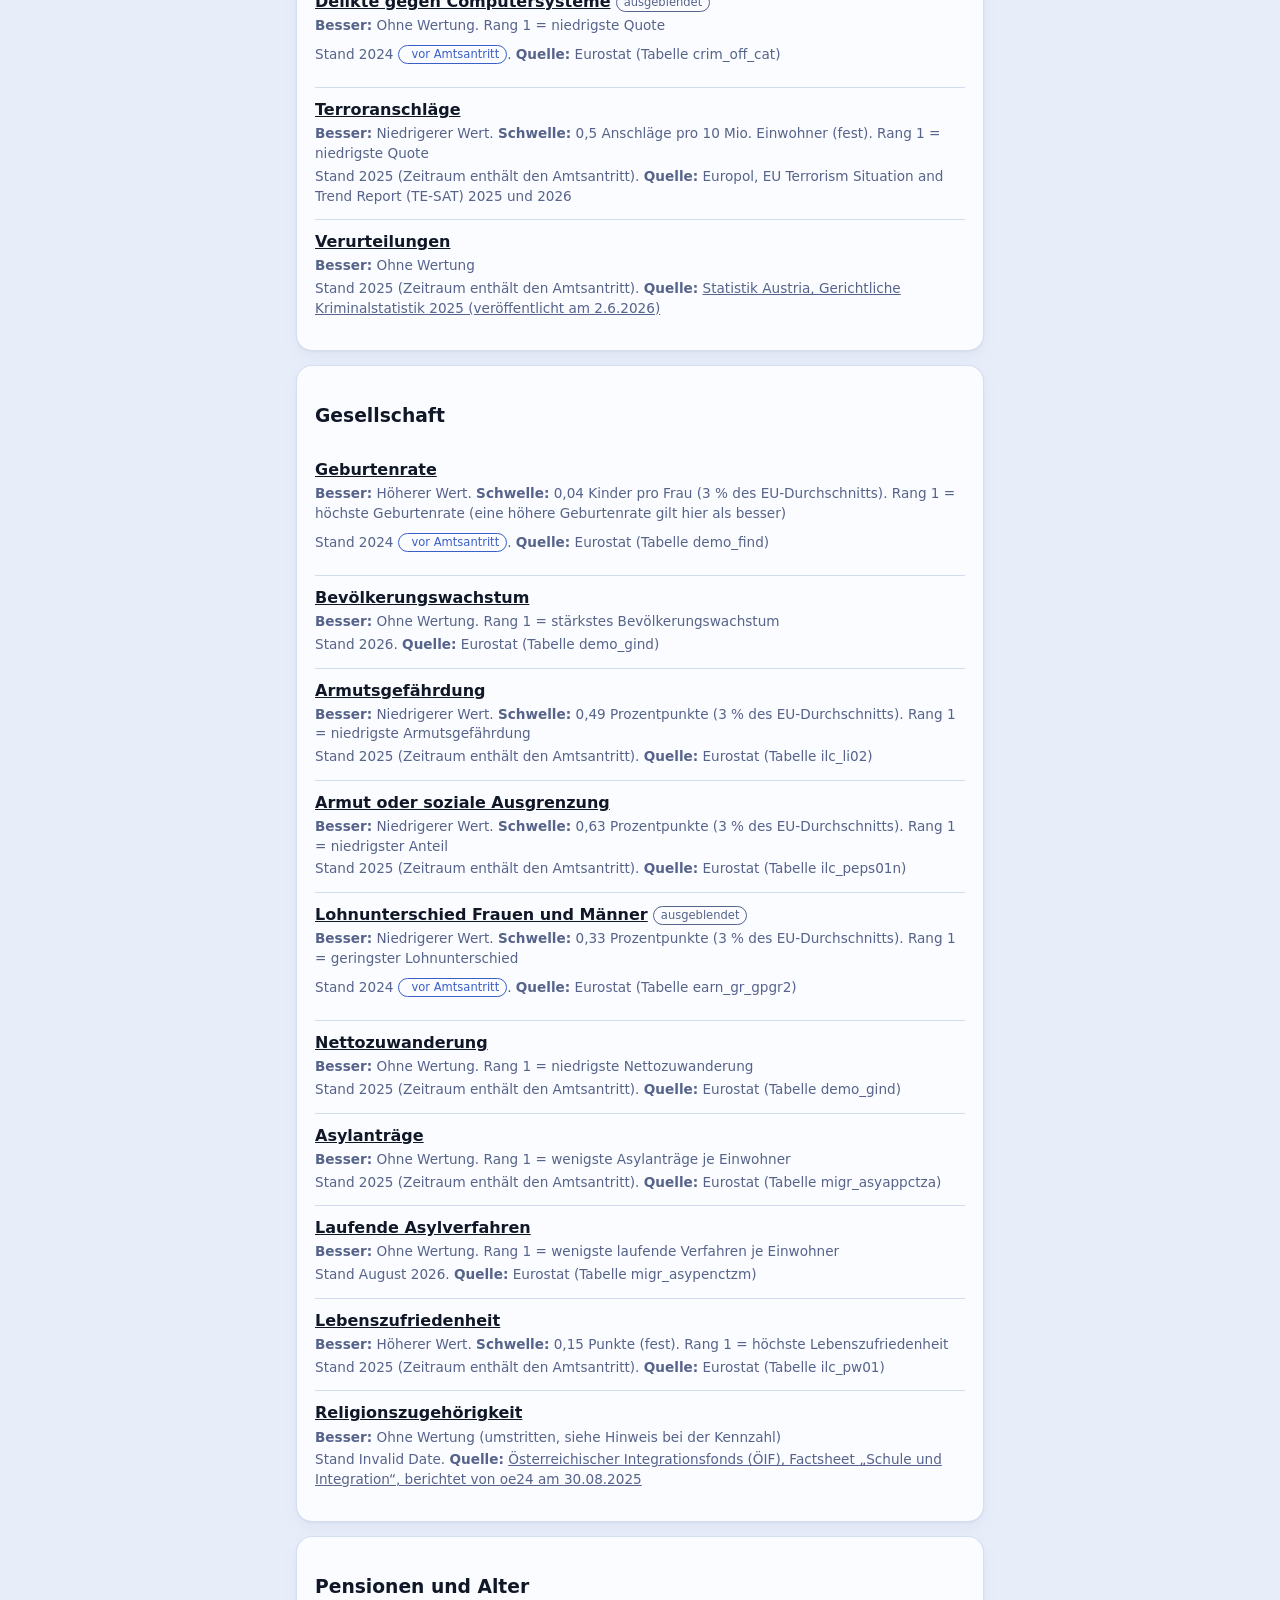
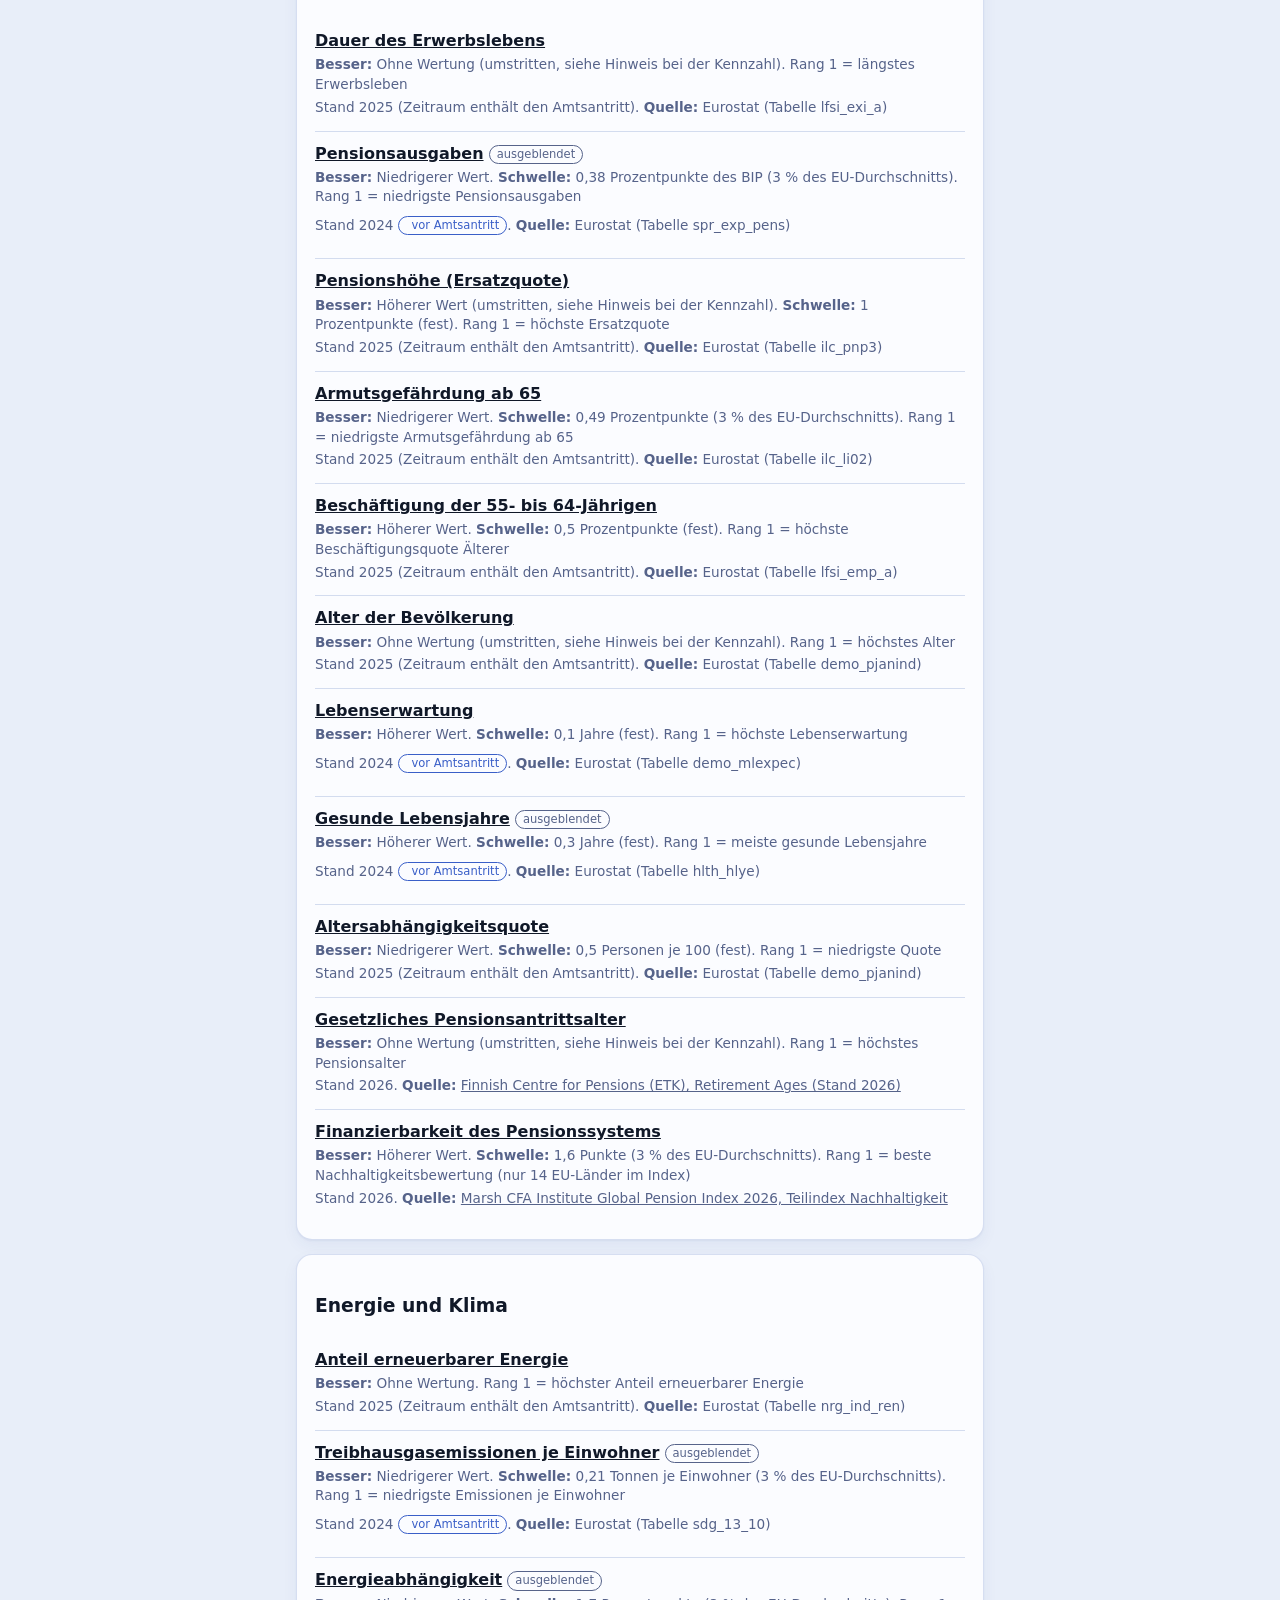
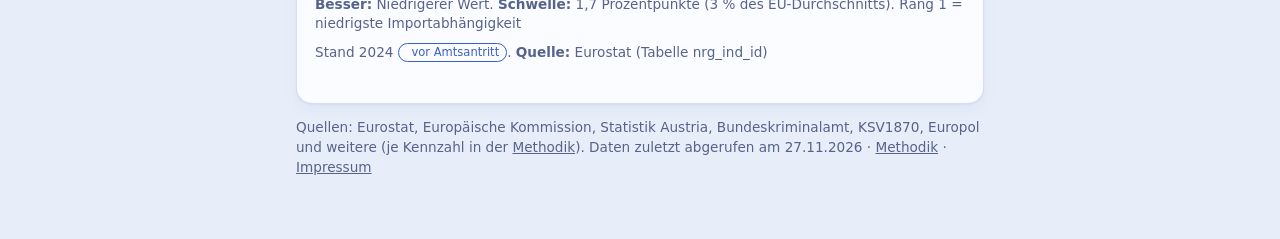
<file: docs/methodik.html>
<!DOCTYPE html>
<html lang="de">
<head>
<meta charset="utf-8">
<meta name="viewport" content="width=device-width, initial-scale=1">
<meta name="color-scheme" content="light dark">
<meta name="robots" content="noindex, nofollow"><!-- Testphase: zum Start diese Zeile löschen. -->
<title>Methodik | Regierungstracker Österreich</title>
<link rel="icon" href="favicon.svg" type="image/svg+xml">
<link rel="icon" href="favicon-48.png" sizes="48x48" type="image/png">
<link rel="icon" href="favicon-192.png" sizes="192x192" type="image/png">
<link rel="apple-touch-icon" href="apple-touch-icon.png">
<meta property="og:type" content="website">
<meta property="og:title" content="Regierungstracker Österreich">
<meta property="og:description" content="Was sich verändert hat, nicht, wer schuld ist. Platz unter 27 EU-Ländern und Entwicklung seit dem Regierungsantritt.">
<meta property="og:image" content="https://thorusmaximus.github.io/oesterreich-eu-vergleich/vorschau.png">
<meta name="twitter:card" content="summary_large_image">
<link rel="stylesheet" href="style.css?v=fa8a9c5b">
</head>
<body>
<main>
<a class="back" href="index.html">← Überblick</a>
<div id="app"><p>Lade Daten …</p></div>
</main>
<script src="daten.js"></script>
<script src="common.js?v=e58cf2d3"></script>
<script>
var app = document.getElementById("app");
if(!D){ app.innerHTML = '<p class="warn">Keine Daten gefunden.</p>'; }
else {
  var R = D.regierung, S = datum(R.start);
  var h = '<h1>Methodik</h1><p class="note">Hier steht, was die Zahlen bedeuten und nach welchen Regeln „besser“, „schlechter“ und „unverändert“ vergeben werden. Alles gilt für jede Kennzahl gleich, außer es steht bei ihr anders.</p>';

  h += '<div class="card"><h2>Grundidee</h2>'
    + '<p>Österreich wird mit den 27 EU-Ländern verglichen. Die meisten Zahlen kommen automatisch von Eurostat, dem Statistikamt der EU. Weil dort alle Länder nach denselben Regeln zählen, sind die Werte vergleichbar. Einige Kennzahlen stammen aus anderen Quellen und werden von Hand eingetragen. Die Quelle steht bei jeder Kennzahl unten in der Liste.</p>'
    + '<p>Als Vergleichszeitpunkt dient der Amtsantritt der '+R.name+' ('+R.parteien+') am '+S+'. Die Seite zeigt, <b>was sich verändert hat</b>, nicht, wer dafür verantwortlich ist. Viele Entwicklungen hängen von der Weltwirtschaft, von früheren Entscheidungen oder von Ländern und Gemeinden ab.</p></div>';

  h += '<div class="card"><h2>Rang</h2>'
    + '<p>Rang 1 ist immer der beste Wert. Bei Kennzahlen mit Wertung (zum Beispiel Arbeitslosigkeit) ist das der niedrigste oder höchste Wert, je nachdem, was als besser gilt. Bei Kennzahlen ohne Wertung (zum Beispiel Bevölkerung) steht im Fenster, was Rang 1 bedeutet. Bei gleichen Werten teilen sich Länder den Platz. Länder ohne Daten für den Zeitraum fehlen im Ranking. Dann steht „von N“ mit dem Zusatz, wie viele Länder Daten liefern.</p></div>';

  h += '<div class="card"><h2>Trend: besser, schlechter, unverändert</h2>'
    + '<p>Verglichen wird der aktuelle Wert mit dem Wert der Vorperiode. Bei Monatswerten gilt der Durchschnitt der letzten 3 Monate gegen die 3 Monate davor, damit einzelne Ausreißer nicht zählen. Bei Quartalen, Halbjahren und Jahren wird je nach Kennzahl mit der Vorperiode oder dem gleichen Zeitraum des Vorjahres verglichen. Das steht im Fenster in Klammern.</p>'
    + '<p>Ändert sich der Wert um weniger als die <b>Schwelle</b>, gilt er als „unverändert“. Darüber gilt er als „besser“ oder „schlechter“, je nachdem, in welche Richtung die Kennzahl zählt. Die Schwelle beträgt <b>3 % des aktuellen EU-Durchschnitts</b>, mindestens aber eine Einheit der letzten angezeigten Stelle (bei Prozentwerten also 0,1 Prozentpunkte). So gilt für ähnlich große Zahlen dieselbe Regel. Eine feste Schwelle gilt bei trägen Bestandsgrößen, die sich pro Jahr nur um Zehntelwerte ändern (zum Beispiel Lebenserwartung, Durchschnittsalter, Beschäftigungsquote, Einkommen, Schulden-, Staats- und Abgabenquote), beim Staatsdefizit, bei Index- und Zählwerten sowie bei Kennzahlen ohne EU-Durchschnitt. 3 % des EU-Werts wären dort zu grob. Die genaue Schwelle steht in der Liste unten. Sie ist eine Setzung, die kleine Schwankungen ausblenden soll.</p>'
    + '<p>Kennzahlen ohne Wertung zeigen nur die Richtung (steigt, sinkt) und fließen nicht in „besser“ und „schlechter“ ein.</p></div>';

  h += '<div class="card"><h2>Seit dem Amtsantritt</h2>'
    + '<p>Auf der Detailseite stehen zwei Zeilen. Die erste vergleicht Österreichs Wert bei Amtsantritt mit dem aktuellen Wert. Die zweite vergleicht diese Veränderung mit der des EU-Durchschnitts: „besser als der EU-Schnitt“ heißt, Österreich hat sich in dieser Zeit günstiger entwickelt als die EU insgesamt. Beides kann gleichzeitig verschieden ausfallen. Ein Wert kann sich verschlechtern und trotzdem besser sein als die Entwicklung im EU-Schnitt.</p>'
    + '<p>Bei Jahreswerten dient das letzte volle Jahr vor dem Amtsantritt als Ausgangspunkt. Bei Einkommen und ähnlichen Geldwerten wird mit den Preisen bereinigt (real), wo es dazugeschrieben ist.</p></div>';

  h += '<div class="card"><h2>Die Zahlen oben auf der Startseite</h2>'
    + '<p>Die Zähler oben (besser, schlechter, unverändert, ohne Wertung) zählen Kennzahlen. <b>Jede Kennzahl zählt gleich viel.</b> Das ist eine Vereinfachung: Staatsschulden und Immobilienpreise wiegen dort genauso viel wie eine kleinere Kennzahl, und zusammengelegte Fenster (zum Beispiel Median- und Durchschnittseinkommen) zählen mit jeder Kennzahl einzeln. Die Zähler sind ein Einstieg und ersetzen keine Gesamtnote. Ein Klick darauf zeigt, welche Fenster dahinterstehen.</p></div>';

  h += '<div class="card"><h2>Datenstand und Amtsantritt</h2>'
    + '<p>Statistiken erscheinen mit Verzögerung. Bei manchen Kennzahlen liegt der jüngste Wert deshalb noch vor dem Amtsantritt. Diese tragen den Vermerk <span class="lage vor">vor Amtsantritt</span> und zeigen die Lage davor, nicht die Entwicklung seither. Liegt der Datenstand im Jahr des Amtsantritts (etwa das Gesamtjahr 2025), gibt es keinen Vermerk. Der Wert enthält dann aber auch Monate vor dem 3.3.2025.</p>'
    + '<p>Gibt es von Eurostat noch keine Daten ab 2025, wird das Fenster ausgeblendet. Über den Filter „ausgeblendet“ und den Hinweis bei der jeweiligen Gruppe lässt es sich auf der Startseite trotzdem anzeigen. Wo Statistik Austria oder eine andere österreichische Quelle neuere Zahlen hat, steht sie mit österreichischer Flagge zusätzlich im Fenster. Sie fließt nicht ins Ranking ein, weil es für die anderen Länder kein Gegenstück gibt.</p></div>';

  h += '<div class="card"><h2>Bundesländer</h2>'
    + '<p>Die Seite „Bundesländer“ vergleicht die neun Länder untereinander, nicht mit der EU. Die Zahlen sind Regionaldaten von Eurostat (NUTS 2). Sie kommen meist zwei bis drei Jahre später als die nationalen Werte, und manche stammen aus Stichproben, die pro Bundesland klein sind. Der Einfachheit halber werden alle Werte als vergleichbar betrachtet, auch wenn Besonderheiten wie Pendlerströme, Tourismus oder die Lage in den Alpen sie beeinflussen.</p>'
    + '<p>Der <b>Trend</b> vergleicht den jüngsten Wert mit dem von vor fünf Jahren, für alle Länder im selben Zeitraum, unabhängig davon, wann die jeweilige Landesregierung ins Amt kam. Als Schwelle gilt wie bei den EU-Werten 3 % des österreichischen Werts, die Bevölkerung wird ohne Wertung nach Prozent verglichen.</p>'
    + '<p>Das <b>Gesamtbild</b> ist der Durchschnitt der Plätze über alle Kennzahlen mit Wertung, jeder zählt gleich viel. Es ist eine Zusammenfassung, kein Urteil über eine Landesregierung. Die Landesregierungen sind von Hand gepflegt und dienen nur der Information.</p></div>';
  h += '<div class="card"><h2>Fehler und Überprüfung</h2>'
    + '<p>Die Zahlen werden zum Teil automatisch abgerufen und zum Teil von Hand eingetragen. Trotz sorgfältiger Arbeit kann die Seite Fehler enthalten, etwa bei Zuordnungen, Rundungen oder veralteten Werten. Bitte prüfe Zahlen, die du weiterverwenden möchtest, vor der Verwendung anhand der angegebenen Originalquelle. Hinweise auf Fehler sind willkommen.</p></div>';
  h += '<div class="card"><h2>Wertungen sind Entscheidungen</h2>'
    + '<p>Ob ein höherer oder niedrigerer Wert besser ist, ist bei manchen Kennzahlen nicht eindeutig. Wo es Streit darüber gibt, steht ein Hinweis bei der Kennzahl, zum Beispiel bei Staatsquote und Abgabenquote. Manche Kennzahlen (zum Beispiel Teilzeitquote, Bevölkerung oder Durchschnittsalter) werden bewusst ohne Wertung. Die Liste unten zeigt für jede Kennzahl, wie gewertet wird.</p></div>';

  var rows = {};
  D.gruppen.forEach(function(g){ rows[g]=[]; });
  D.indikatoren.forEach(function(i){ if(rows[i.gruppe]) rows[i.gruppe].push(i); });
  h += '<h2 class="mh">Alle Kennzahlen</h2>';
  D.gruppen.forEach(function(g){
    if(!rows[g].length) return;
    h += '<div class="card"><h3>'+g+'</h3>';
    rows[g].forEach(function(i){
      var besser = i.typ==="niedrig" ? "Niedrigerer Wert" : i.typ==="hoch" ? "Höherer Wert" : "Ohne Wertung";
      var quelle = (i.art==="rating" ? "Presseberichte, Agenturen (von Hand)" : (i.quelle || D.quelle)) + (i.datensatz ? ' (Tabelle '+i.datensatz+')' : '');
      if(i.quelleUrl) quelle = '<a href="'+i.quelleUrl+'" rel="noopener">'+quelle+'</a>';
      var l = amtsLage(i);
      var stand = i.periode ? 'Stand '+periode(i.periode)+(l==="vor" ? ' <span class="lage vor">vor Amtsantritt</span>' : l==="teil" ? ' (Zeitraum enthält den Amtsantritt)' : '') : '';
      h += '<div class="mi"><a href="indikator.html?id='+encodeURIComponent(i.id)+'"><b>'+i.name+'</b></a>'
        + (i.ausgeblendet ? ' <span class="lage">ausgeblendet</span>' : '')
        + '<div class="note"><b>Besser:</b> '+besser+(i.umstritten ? ' (umstritten, siehe Hinweis bei der Kennzahl)' : '')
        + (i.schwelle!=null && i.typ!=="neutral" ? '. <b>Schwelle:</b> '+i.schwelle.toLocaleString("de-AT")+' '+(i.diffEinheit||"Prozentpunkte")+(i.schwelleArt==="relativ" ? ' (3 % des EU-Durchschnitts)' : ' (fest)') : '')
        + (i.rangText ? '. '+i.rangText : '')+'</div>'
        + '<div class="note">'+stand+(stand ? '. ' : '')+'<b>Quelle:</b> '+quelle+'</div></div>';
    });
    h += '</div>';
  });
  h += fussnote();
  app.innerHTML = h;
}
</script>
</body>
</html>
</file>
<file: docs/style.css>
:root{--bg:#f3f5f9;--card:#fff;--ink:#101828;--mut:#5b6784;--line:#d5dbe8;--at:#c8102e;--eu:#2447d6;--bar:#c3cce0;--good:#12805c;--bad:#b4262f}
@media (prefers-color-scheme:dark){:root{--bg:#0d1426;--card:#16203a;--ink:#eaf0ff;--mut:#9aa7c7;--line:#2b3a5e;--at:#ff6b81;--eu:#7b97ff;--bar:#3a4a72;--good:#5fd8a8;--bad:#ff8f97}}
:root{color-scheme:light dark}
*{box-sizing:border-box}
body{margin:0;background:var(--bg);color:var(--ink);font-family:system-ui,-apple-system,"Segoe UI",sans-serif;line-height:1.45}
main{max-width:720px;margin:0 auto;padding:22px 16px 48px}
h1{font-size:clamp(1.6rem,6vw,2.2rem);letter-spacing:-.02em;line-height:1.1;margin:0 0 4px}
.sub{color:var(--mut);margin:0 0 18px}
.card{background:var(--card);border:1px solid var(--line);border-radius:16px;padding:18px;margin-bottom:14px}
.banner{background:var(--bad);color:#fff;border-radius:10px;padding:10px 14px;margin-bottom:14px;font-weight:600}
.warn{border-left:4px solid var(--bad);padding-left:10px;color:var(--bad);font-size:.9rem;margin:8px 0}
a{color:inherit}
.back{display:inline-block;color:var(--eu);font-weight:600;text-decoration:none;padding:0 0 12px}
.back:hover{text-decoration:underline}
a:focus-visible{outline:3px solid var(--eu);outline-offset:2px}
.tiles{display:grid;grid-template-columns:repeat(auto-fit,minmax(150px,1fr));gap:14px}
.tiles .card{margin:0}
.tile{display:block;text-decoration:none}
.tile:hover{border-color:var(--eu)}
.tile .t{font-weight:700;font-size:1.05rem}
.tile .r{font-size:2.6rem;font-weight:800;letter-spacing:-.03em;line-height:1.1;margin:6px 0 2px}
.tile .r small{font-size:.42em;color:var(--mut);font-weight:600}
.tile .more{color:var(--eu);font-size:.85rem;font-weight:600;margin-top:6px}
.rank{font-size:clamp(2.6rem,12vw,4rem);font-weight:800;letter-spacing:-.04em;line-height:1}
.rank small{font-size:.4em;color:var(--mut);font-weight:600}
.grid{display:grid;grid-template-columns:repeat(auto-fit,minmax(150px,1fr));gap:12px;margin-top:14px}
.k{color:var(--mut);font-size:.85rem}.v{font-size:1.25rem;font-weight:700}
.good{color:var(--good)}.bad{color:var(--bad)}
h2{font-size:1.05rem;margin:0 0 10px}
svg{width:100%;height:auto;display:block}
.row{display:grid;grid-template-columns:8.6em 1fr var(--nw,3.4em) 1.2em;gap:8px;align-items:center;font-size:.9rem;padding:2px 0}
.row .trk{position:relative;height:12px}
.row .bb{position:absolute;top:0;height:12px;border-radius:6px;background:var(--bar)}
.row.at{font-weight:700}.row.at .bb{background:var(--at)}
.row .n{text-align:right;font-variant-numeric:tabular-nums}
.row.ch{border-top:1px dashed var(--line);margin-top:8px;padding-top:8px;color:var(--mut)}
.row.ch .bb{background:none;display:flex;justify-content:space-between;align-items:stretch;border-radius:0;overflow:visible}
.row.ch .bb i{display:block;flex:none;width:6px;background:var(--bar);border-radius:0}.row.ch .bb i:first-child{border-radius:6px 0 0 6px}.row.ch .bb i:last-child{border-radius:0 6px 6px 0}
.note{color:var(--mut);font-size:.85rem}

.chartwrap{position:relative}
.chartwrap svg{touch-action:pan-y;cursor:crosshair;outline-offset:4px}
.tip{position:absolute;top:2px;pointer-events:none;background:var(--card);color:var(--ink);border:1px solid var(--line);border-radius:10px;padding:7px 11px;font-size:.85rem;line-height:1.5;white-space:nowrap;box-shadow:0 4px 14px rgba(0,0,0,.18);z-index:2}
.tip.r{transform:translateX(12px)}.tip.l{transform:translateX(calc(-100% - 12px))}
.tip strong{display:block;margin-bottom:2px}

.rt{width:100%;border-collapse:collapse;font-size:.9rem}
.rt th{text-align:left;color:var(--mut);font-weight:600;font-size:.8rem;padding:4px 6px;border-bottom:1px solid var(--line)}
.rt td{padding:5px 6px;border-bottom:1px solid var(--line);font-variant-numeric:tabular-nums}
.rt td:first-child{color:var(--mut);width:2.2em}
.rt tr.at td{font-weight:700;color:var(--at)}
.rt tr.ch td{color:var(--mut);border-top:2px dashed var(--line)}
.trend,.rtrend{font-weight:700;margin-top:6px}.trend .note,.rtrend .note{font-weight:400}
.ar{display:inline-block;font-size:1.25em;line-height:1;font-weight:800}
.ta{font-weight:800;text-align:center}

.erkl{margin:2px 0 12px;color:var(--ink);font-size:.95rem}
.row.mitb{grid-template-columns:14.5em 1fr var(--nw,3.4em) 1.2em}.row.mitb>span:first-child{white-space:nowrap}.row.mitb small{font-size:.8em;font-weight:400}
@media (max-width:440px){.row.mitb{grid-template-columns:13em 1fr var(--nw,3.2em) 1.2em;font-size:.82rem}}
.gruppe{margin:0 0 22px}
.gh{display:flex;flex-wrap:wrap;align-items:baseline;gap:6px 14px;font-size:1.15rem;margin:0 0 10px}
.gh .bil{display:inline-flex;gap:10px;font-size:.78rem;font-weight:600;color:var(--mut)}
.gh .bil .good{color:var(--good)}.gh .bil .bad{color:var(--bad)}
.kw{display:contents}
.filter{display:flex;flex-wrap:wrap;gap:8px;margin:0 0 16px}
.filter button{font:inherit;font-size:.85rem;padding:5px 12px;border:1px solid var(--line);border-radius:999px;background:var(--card);color:var(--ink);cursor:pointer}
.filter button.on{border-color:var(--at);font-weight:700}

.altdaten{border-left:4px solid var(--muted,#999);padding-left:10px;color:var(--muted,#666);font-size:.85rem;margin:8px 0}

.flagge{display:inline-block;width:1.2em;height:.8em;vertical-align:-.05em;background:url("data:image/svg+xml;utf8,%3Csvg xmlns='http://www.w3.org/2000/svg' viewBox='0 0 3 2'%3E%3Crect width='3' height='2' fill='%23ed2939'/%3E%3Crect y='.667' width='3' height='.667' fill='%23fff'/%3E%3C/svg%3E") center/cover no-repeat;border-radius:2px;box-shadow:0 0 0 1px rgba(0,0,0,.2)}
/* Handy: zwei Kacheln nebeneinander */
@media (max-width:600px){
  .tiles{grid-template-columns:repeat(2,minmax(0,1fr));gap:8px}
  .tiles .card{padding:10px}
  .tile{overflow-wrap:anywhere;hyphens:auto}
  .tile .t{font-size:.9rem;line-height:1.25}
  .tile .r{font-size:1.7rem;margin:4px 0 2px;white-space:nowrap}
  .tile .r:has(.pille){font-size:1.5rem}
  .tile .note,.tile .trend,.tile .rtrend,.tile .warn,.tile .altdaten{font-size:.74rem;line-height:1.3;margin:3px 0}
  .tile .more{font-size:.78rem}
  
}
/* PC: Übersicht breiter, vier Kacheln pro Zeile */
@media (min-width:900px){
  main:has(.tiles){max-width:1020px}
  .tiles{grid-template-columns:repeat(4,minmax(0,1fr))}
  .tile .r{font-size:2.2rem}
}

/* Info-Symbol */
.info{display:inline-flex;align-items:center;justify-content:center;width:1.15em;height:1.15em;margin-left:.4em;border:1.5px solid var(--mut);border-radius:50%;color:var(--mut);font:italic 700 .72em/1 Georgia,serif;cursor:help;vertical-align:.1em;flex:none;user-select:none}
.info:hover,.info:focus{color:var(--eu);border-color:var(--eu);outline:none}
.infopop{position:absolute;z-index:50;display:none;background:var(--card);color:var(--ink);border:1px solid var(--line);border-radius:10px;padding:10px 12px;font-size:.88rem;line-height:1.45;box-shadow:0 6px 24px rgba(0,0,0,.18);font-weight:400}
/* Gruppenfilter */
.filter.gr{margin:0 0 10px}

/* Gruppen-Filter hinter einer Schaltfläche (Handy und PC) */
.fbtn{display:inline-flex;align-items:center;gap:6px;position:relative;margin:0 0 10px;padding:7px 14px;border:1px solid var(--line);border-radius:999px;background:var(--card);color:var(--ink);font:inherit;font-weight:600;font-size:.9rem;cursor:pointer}
.fbtn[aria-expanded="true"]{border-color:var(--eu);color:var(--eu)}
.fdot{position:absolute;top:-2px;right:-2px;width:10px;height:10px;border-radius:50%;background:var(--good);border:2px solid var(--bg)}
.fbox{display:none}
.fbox.offen{display:block}


.info.pille{width:auto;height:auto;border-radius:999px;padding:.06em .4em;margin-left:.3em;font-weight:600;font-size:.78rem;line-height:1.3;font-family:inherit;font-style:normal;vertical-align:.25em;white-space:nowrap;display:inline-block}

#nachoben{display:none}
@media (max-width:700px){
  #nachoben{display:flex;align-items:center;justify-content:center;position:fixed;right:16px;bottom:18px;width:46px;height:46px;border-radius:50%;border:1px solid var(--line);background:var(--card);color:var(--ink);font-size:1.4rem;font-weight:700;box-shadow:0 4px 16px rgba(0,0,0,.18);opacity:0;pointer-events:none;transition:opacity .2s;z-index:40;cursor:pointer;padding:0}
  #nachoben.an{opacity:1;pointer-events:auto}
}

.suche{margin:0 0 10px}
.suche input{width:100%;box-sizing:border-box;font:inherit;font-size:.95rem;padding:9px 14px;border:1px solid var(--line);border-radius:999px;background:var(--card);color:var(--ink)}
.suche input:focus{outline:2px solid var(--at);outline-offset:1px}
@media (min-width:701px){.suche{max-width:340px}}
.tabs{display:flex;gap:8px;margin:0 0 12px}
.tabs a{font-size:.9rem;padding:6px 16px;border:1px solid var(--line);border-radius:999px;background:var(--card);color:var(--ink);text-decoration:none}
.tabs a.on{border-color:var(--eu);font-weight:700}

.umsch{display:flex;flex-wrap:wrap;gap:4px;margin-top:6px}
.umsch button{font:inherit;font-size:.72rem;font-weight:600;padding:3px 8px;white-space:nowrap;hyphens:none;overflow-wrap:normal;word-break:normal;border:1px solid var(--line);border-radius:999px;background:var(--card);color:var(--ink);cursor:pointer}
.umsch button.on{border-color:var(--eu);background:var(--bg,#f4f6fb)}

/* Details-Link in jeder Kachel einer Reihe auf gleicher Höhe */
.tiles{align-items:stretch}
.kw{display:flex}
.kw>.var{display:flex;flex:1;min-width:0}
.kw>.tile,.kw>.card,.kw>.var>.tile,.kw>.var>.card{flex:1;min-width:0}
.tile{display:flex;flex-direction:column}
.tile .more{margin-top:auto;padding-top:6px}

.filter button.on{border-color:var(--eu)}
.suche input:focus{outline-color:var(--eu)}

.suche input::placeholder{color:var(--mut);opacity:1}
@media (max-width:380px){.umsch{gap:3px}.umsch button{font-size:.66rem;padding:3px 6px}}

.frage{font-size:clamp(1.15rem,4.6vw,1.45rem);font-weight:700;letter-spacing:-.01em;line-height:1.25;margin:0 0 6px}
.zahlen{display:flex;flex-direction:column;gap:6px;margin:0 0 10px}
.zrow{display:flex;flex-wrap:wrap;align-items:center;gap:6px}
.zl{font-size:.82rem;color:var(--mut);font-weight:600;margin-right:2px}
.zb{padding:4px 11px;border:1px solid var(--line);border-radius:999px;background:var(--card);color:var(--ink);font:inherit;font-size:.85rem;font-weight:600;cursor:pointer}
.zb b{font-weight:800}
.zb.besser b{color:var(--good)}.zb.schlechter b{color:var(--bad)}
@media (hover:hover){.zb:hover{border-color:var(--eu)}}
.zb.on{border-color:var(--eu);background:var(--bg,#f4f6fb)}
.zahlen[hidden]{display:none}
.zb.rbesser b{color:var(--good)}.zb.rschlechter b{color:var(--bad)}

.lage{display:inline-block;border:1px solid var(--mut);border-radius:99px;padding:0 7px;font-size:.72rem;line-height:1.5;color:var(--mut);white-space:nowrap;vertical-align:1px}
.lage.vor{border-color:var(--eu);color:var(--eu)}
.mi{padding:10px 0;border-top:1px solid var(--line)}.mi:first-of-type{border-top:0}.mi .note{margin:3px 0}.mh{margin-top:24px}
.logo{width:1.1em;height:1.1em;vertical-align:-.15em;margin-right:4px;border-radius:22%;box-shadow:0 0 0 1px var(--line);background:#101828}

.leiste{display:flex;flex-wrap:wrap;gap:0 10px;align-items:flex-start}
.leiste .suche{flex:1 1 150px;min-width:0}
.leiste .fbox{order:3;width:100%}
.leiste .fbtn{order:1}.leiste .suche{order:2}
@media (min-width:701px){.leiste .suche{flex:0 1 340px}}
@media (max-width:700px){.leiste .fbtn{align-self:stretch;margin-bottom:10px}}
.row>span:first-child{white-space:nowrap}
.spk{text-align:right;margin:0 0 6px;font-size:.78rem}
.claim{margin:0 0 14px;color:var(--mut);font-size:.95rem;font-weight:600}
.band{height:4px;margin:14px 0 12px;background:linear-gradient(90deg,var(--at) 50%,var(--eu) 50%)}
.ausgebl summary{cursor:pointer;display:inline-block}.ausgebl summary:hover{text-decoration:underline}.ausgebl p{margin:6px 0 0}

/* Bundesländer */
.tabs.seiten{margin:0 0 14px}
.reg{display:grid;grid-template-columns:repeat(auto-fit,minmax(150px,1fr));gap:10px}
.regz{border:1px solid var(--line);border-radius:12px;padding:10px 12px}
.regn{font-weight:800}.regl{font-size:.9rem;margin:2px 0 6px}.regk{display:flex;gap:6px;flex-wrap:wrap;margin-bottom:4px}
.pt{font-size:.75rem;font-weight:700;padding:1px 8px;border-radius:999px;border:1px solid var(--line);background:var(--bg)}
.gz{display:grid;grid-template-columns:1fr auto 3.2em 2.6em 2.6em;gap:8px;padding:5px 0;border-top:1px solid var(--line);font-size:.92rem;align-items:center}
.gz:first-of-type{border-top:0}.gz.at{font-weight:700}.gz span:nth-child(n+3){text-align:right;white-space:nowrap}
.gh{margin:22px 0 10px}
.leiste select{font:inherit;font-size:.9rem;padding:5px 10px;border:1px solid var(--line);border-radius:999px;background:var(--card);color:var(--ink)}
.bk .spk{margin:0 0 8px;text-align:left}.bk .row{grid-template-columns:9.6em 1fr var(--nw,3.4em) 1.2em}
.bk .umsch{margin:0 0 10px}

.bk .row .zs{display:block;font-size:.72rem;line-height:1.15}

.bk .stadthead{margin:12px 0 4px}.bk .row.stadt{opacity:.85}.bk .row.stadt .zs{display:block}
.reg .regv{margin-top:2px}
@media(min-width:640px){.reg{grid-template-columns:repeat(3,1fr)}}
.gz.stadt{opacity:.85}.gz .zs{display:block;font-size:.72rem;line-height:1.15}

.verlauf{margin-top:8px;background:none;border:1px solid var(--line);border-radius:999px;padding:6px 12px;font:inherit;font-size:.85rem;color:inherit;cursor:pointer}
.verlauf:hover{border-color:currentColor}
.vover{position:fixed;inset:0;background:rgba(0,0,0,.5);z-index:50;display:flex;align-items:flex-start;justify-content:center;overflow:auto;padding:16px}
.vbox{background:var(--card);color:inherit;border-radius:14px;max-width:560px;width:100%;padding:16px;position:relative}
.vbox h2{margin:0 28px 4px 0}.vzu{position:absolute;top:10px;right:10px;border:0;background:none;font-size:1.2rem;cursor:pointer;color:inherit}
.vsvg{width:100%;height:auto}.vg{stroke:var(--line);stroke-width:1}.vt{font-size:9px;fill:currentColor;opacity:.7}
.vleg{display:flex;flex-wrap:wrap;gap:4px 12px;font-size:.8rem;margin:6px 0}.vleg i{display:inline-block;width:10px;height:10px;border-radius:2px;margin-right:4px}.vleg .at{font-weight:800}
.vtab{overflow-x:auto;margin-top:8px}.vtab table{border-collapse:collapse;font-size:.75rem;white-space:nowrap}.vtab th,.vtab td{padding:3px 6px;text-align:right;border-bottom:1px solid var(--line)}.vtab tbody th{text-align:left;position:sticky;left:0;background:var(--card)}.vtab tr.at{font-weight:800}

.btile{display:flex;flex-direction:column}.btile .r.kopf{font-size:1.6rem;line-height:1.15}.btile .more{margin-top:auto;padding:6px 0 0;border:0;background:none;font:inherit;font-size:.85rem;font-weight:600;color:var(--eu);cursor:pointer;text-align:left}
.btile .trend{margin:4px 0}.btile .umsch{margin-top:6px}
.vbox .card.bk{border:0;padding:0;margin:0}.vover .vbox .vzu{z-index:2}
@media (max-width:600px){.btile .r.kopf{font-size:1.25rem}}

.btile .pl{margin:8px 0;font-size:.95rem;line-height:1.3}.btile .pl b{font-size:1.15rem}.btile .pg{color:var(--good)}.btile .ps{color:var(--bad)}
.btile .r.pg,.btile .r.ps{}.btile .r.pg small,.btile .r.ps small{color:inherit;opacity:.8}
.btile .pl.pg,.btile .pl.ps{color:inherit}.btile .pl.pg b{color:var(--good)}.btile .pl.ps b{color:var(--bad)}
.btile .pl.pg .ln{color:var(--good)}.btile .pl.ps .ln{color:var(--bad)}
.tiles + .card,.tiles + p.note{margin-top:14px}
.btile .pl.pg b,.btile .pl.ps b{color:inherit}.btile .pl.pg b:first-child{color:var(--good)}.btile .pl.ps b:first-child{color:var(--bad)}
.rank.gut{color:var(--good)}.rank.schlecht{color:var(--bad)}.rank.gut small,.rank.schlecht small{color:var(--mut)}
.umsch.zwei{display:grid;grid-template-columns:repeat(2,minmax(0,1fr));gap:4px}.umsch.zwei button{text-align:center;padding:3px 4px;overflow:hidden;text-overflow:ellipsis}
.btile .nm{margin:6px 0 0}

.vorz{font-size:.72rem;color:var(--mute,#666);margin:-2px 0 6px 1.4em}
.kmctl{display:flex;flex-direction:column;gap:8px;margin-bottom:10px}.kmctl select{font:inherit;max-width:100%;padding:6px}
.kmwrap{display:grid;grid-template-columns:minmax(0,1.3fr) minmax(0,1fr);gap:14px;align-items:start}
@media (max-width:700px){.kmwrap{grid-template-columns:1fr}}
.kmsvg{width:100%;height:auto;display:block}.kmp{stroke:#fff;stroke-width:1.2;cursor:pointer;outline:none}.kmp:hover,.kmp:focus{stroke:#1a202c;stroke-width:2}.kmp.sel{stroke:#1a202c;stroke-width:2.6}
.kmt{font-size:9px;font-weight:700;fill:#fff;paint-order:stroke;stroke:rgba(0,0,0,.45);stroke-width:2px;pointer-events:none}
.kmleg{display:flex;gap:10px;align-items:center;flex-wrap:wrap;font-size:.72rem;margin-top:6px}.kmleg i{display:inline-block;width:12px;height:12px;border-radius:3px;margin-right:4px;vertical-align:-2px}.kmleg i.kmverl{width:90px;height:10px;margin:0}
.kmpanel h3{margin:0 0 4px}.kmpanel h4{margin:6px 0 2px;font-size:.8rem}.kmpanel ul{margin:0;padding-left:1.1em;font-size:.82rem}.kmsw{display:grid;grid-template-columns:1fr 1fr;gap:10px}
@media (max-width:420px){.gz{gap:4px;grid-template-columns:1fr auto 2.6em 2.3em 2.3em;font-size:.86rem}.gz span:first-child{white-space:nowrap}}
.kmst{fill:#1a202c;stroke:#fff;stroke-width:1;pointer-events:none}.kmsn{font-size:7px;font-weight:600;fill:#1a202c;paint-order:stroke;stroke:rgba(255,255,255,.85);stroke-width:2px;pointer-events:none}
.kmpanel a.kmgo{color:inherit;text-decoration:underline dotted;text-underline-offset:2px}.kmpanel a.kmgo:hover{color:var(--at)}
.blitz-good{box-shadow:0 0 0 3px var(--good);transition:box-shadow .3s}.blitz-bad{box-shadow:0 0 0 3px var(--bad);transition:box-shadow .3s}
.gz.sa{cursor:pointer}.gz.sa.kurz{opacity:.6;cursor:default;grid-template-columns:1fr auto auto}.sak{grid-column:auto}.sad{margin:4px 0 8px;line-height:1.5}#seitantritt a.kmgo{color:inherit;text-decoration:underline dotted;text-underline-offset:2px}
.gz.sa .note{white-space:nowrap;font-size:.82rem}.gz.sa{grid-template-columns:1fr auto 2.6em 2.6em}.gz.sa.kurz{grid-template-columns:1fr auto auto}
.umsch.zwei.mz button{white-space:normal;overflow:visible;text-overflow:clip;line-height:1.15;display:flex;align-items:center;justify-content:center}
.vbtn{font:inherit;font-size:.78rem;font-weight:600;color:var(--mut);background:none;border:0;padding:0;cursor:pointer;text-decoration:underline dotted}
.vbtn:hover{color:inherit}
.vtiles{margin-bottom:14px;opacity:.85}.vtiles[hidden]{display:none}.vnote{grid-column:1/-1;margin:0}
.vk{display:contents}
.sust{margin:6px 0 18px}.sust .gh{margin-top:6px}
.sustg{display:grid;grid-template-columns:1fr 1fr;gap:12px}
.sustg h3{margin:0 0 4px;font-size:.95rem}.sustg h3.good{color:var(--good)}.sustg h3.bad{color:var(--bad)}
.sustg ul{list-style:none;margin:0;padding:0}.sustg li{border-top:1px solid var(--line)}
.sustg a{display:flex;justify-content:space-between;gap:8px;padding:6px 0;color:inherit;text-decoration:none;font-size:.9rem}
.sustg a:hover span{text-decoration:underline}.sustg b{white-space:nowrap}.sustg b.good{color:var(--good)}.sustg b.bad{color:var(--bad)}.sustg small{font-weight:400;color:var(--mut)}
@media(max-width:640px){.sustg{grid-template-columns:1fr}}
.sust .gh.sn{margin-top:18px}
.sust .gh.sn{margin-top:18px}
.sust .gh.sn{margin-top:18px}
.sust>summary{cursor:pointer;list-style:none;display:flex;align-items:baseline;gap:8px}
.sust>summary::-webkit-details-marker{display:none}
.sust>summary::before{content:"▸";color:var(--mut);transition:transform .15s}
.sust[open]>summary::before{transform:rotate(90deg)}
.sust>summary .gh{margin:6px 0}.sust .sz{font-size:.78rem;font-weight:600;color:var(--mut)}
.sust .vh{display:none}.sust.zeigv .vh{display:block;opacity:.7}
.sust .svb{margin:10px 0 0}
@media(max-width:480px){.zrow{gap:3px}.zrow .zb{padding:4px 6px;font-size:.72rem}}
.sust>summary{padding:6px 12px;border:1px solid var(--line);border-radius:12px;background:var(--card);flex-wrap:wrap;position:relative;padding-right:84px}
.sust>summary:hover{border-color:var(--eu)}
.sust>summary::before{display:none}
.sust>summary .auf{position:absolute;right:12px;top:50%;transform:translateY(-50%);font-size:.78rem;font-weight:700;color:var(--eu);display:flex;align-items:center;gap:4px}
.sust>summary .auf::before{content:"Aufklappen"}
.sust>summary .auf::after{content:"▾";font-size:1rem}
.sust[open]>summary .auf::before{content:"Zuklappen"}
.sust[open]>summary .auf::after{content:"▴"}
.sust[open]>summary{margin-bottom:8px}
@media(max-width:480px){.sust>summary{padding-right:12px;padding-bottom:30px}.sust>summary .auf{top:auto;bottom:6px;transform:none}}
@media(max-width:480px){.zrow .zl{flex:0 0 100%}}
.sust .ow{display:block}
.sust .sustg:has(.sdrit){grid-template-columns:1fr 1fr 1fr}
.sust .sdrit{border-left:1px dashed var(--line);padding-left:12px}
.sust .sdrit .vbtn{font-size:.85rem;text-decoration:none;border:1px solid var(--line);border-radius:999px;padding:4px 10px;background:var(--card)}
.sust .sdrit h3{margin-top:10px;color:var(--mut)}
@media(max-width:640px){.sust .sustg:has(.sdrit){grid-template-columns:1fr}.sust .sdrit{border-left:0;padding-left:0}}
.sust .sdrit .vbtn{display:inline-block;max-width:calc(100% - 26px);vertical-align:middle;text-align:left}
@media(max-width:480px){
.zrow{display:grid;grid-template-columns:repeat(3,1fr);gap:5px;align-items:center}
.zrow .zb{padding:6px 2px;font-size:min(.8rem,3.2vw);white-space:nowrap;text-align:center;min-width:0}
.zrow .zl{grid-column:1/3;flex:none}
.zrow .zl ~ .info{order:1;justify-self:start}
.zrow .zl ~ .zb{order:2}
.zrow>.info{justify-self:start;margin-left:6px}
}
.sust>summary .gh{display:block}.sust>summary .sz{display:block;white-space:nowrap;margin-top:2px}
@media(max-width:480px){.sust>summary .sz{font-size:min(.78rem,2.85vw)}}
@media(max-width:480px){
.zrow:has(.zl){display:flex;flex-wrap:wrap;gap:5px;align-items:center}
.zrow:has(.zl) .zl{flex:0 0 auto}
.zrow:has(.zl)>.info{margin-left:0}.zrow:has(.zl)::after{content:"";flex:0 0 100%;order:1;height:0;margin-top:-5px}
.zrow:has(.zl) .zb{flex:0 0 calc((100% - 10px)/3)}
}
.sub[hidden]{display:none}
.gh .bil .gb{font:inherit;color:inherit;background:none;border:1px solid transparent;border-radius:999px;padding:1px 7px;margin:0 -7px 0 0;cursor:pointer}
.gh .bil .gb.good{color:var(--good)}.gh .bil .gb.bad{color:var(--bad)}
@media (hover:hover){.gh .bil .gb:hover{border-color:var(--line)}}
.gh .bil .gb.on{border-color:var(--eu);background:var(--card)}
.gh .bil{gap:6px}
.gh .bil .gb{border-color:var(--line);background:var(--card);padding:2px 9px;margin:0}
@media (hover:hover){.gh .bil .gb:hover{border-color:var(--eu)}}
.gh .bil .gb.on{border-color:var(--eu);background:var(--bg,#f4f6fb)}
.gh .bil{flex-wrap:wrap}.gh .bil .gb{white-space:nowrap}
@media(max-width:480px){.gh .bil .gb{padding:2px 7px;font-size:.74rem}.gh .bil{gap:5px}}
.ta.vgl{cursor:help}
.n.vgl{cursor:help}

/* ===== Modernisierung: ruhiger Stil, eine Symbolfarbe, Hero-Karte ===== */
:root{--ic:#3a5fc8;--bg:#f2f4f9;--line:#dde2ee;--eu:#3a5fc8;--at:#c8334a}
@media (prefers-color-scheme:dark){:root{--ic:#93acff;--bg:#0b1222;--card:#141d36;--line:#27345a;--eu:#93acff;--at:#ff7b8d}}
.ic,.fbtn svg{color:var(--ic)}
.info{color:var(--ic);border-color:var(--ic);opacity:.85}
.info:hover,.info:focus{opacity:1;color:var(--ic);border-color:var(--ic)}
.band{height:3px;margin:0 0 16px;border-radius:3px;background:linear-gradient(90deg,#d9546a,#8a6fc0 50%,#4f73dd);opacity:.85}
.kopf{display:flex;flex-wrap:wrap;align-items:center;justify-content:space-between;gap:10px 16px;margin:0 0 6px}
.kopf h1{margin:0}
.claim{margin:0 0 18px;font-weight:500}
.tabs.seg{display:inline-flex;gap:2px;padding:3px;margin:0;border:1px solid var(--line);border-radius:999px;background:var(--card)}
.tabs.seg a{border:0;background:none;padding:6px 16px;font-size:.88rem;font-weight:500;color:var(--mut);border-radius:999px;text-align:center}
.tabs.seg a.on{background:var(--ic);color:#fff;font-weight:600}
@media (prefers-color-scheme:dark){.tabs.seg a.on{color:#0b1222}}
@media (max-width:560px){.tabs.seg{display:flex;width:100%}.tabs.seg a{flex:1}}
.logo{box-shadow:none;background:none}
/* Hero-Karte */
.hero{margin:0 0 22px;padding:20px 18px 18px;border-radius:18px;color:#eaf0ff;border:1px solid rgba(255,255,255,.08);background:radial-gradient(120% 140% at 0% 0%,rgba(110,140,255,.22),transparent 55%),linear-gradient(145deg,#1a2a52,#0e1730);box-shadow:0 10px 30px rgba(10,20,50,.18)}
.hero .frage{color:#fff;margin:0 0 4px;font-size:clamp(1.15rem,4.6vw,1.4rem)}
.hero .sub{margin:0 0 16px;color:#a9b6d8;font-size:.88rem}
.hero .zahlen{display:block;margin:0}
.hero .hk{display:flex;align-items:center;gap:8px;margin:0 0 10px;font-size:.74rem;font-weight:600;letter-spacing:.08em;text-transform:uppercase;color:#a9b6d8}
.hero .hk .ic{color:#93acff;flex:none}
.hero .hk .info{color:#93acff;border-color:#93acff;margin-left:2px}
.hero .hz{display:grid;gap:8px;margin:0 0 18px}
.hero .h4{grid-template-columns:repeat(4,1fr)}.hero .h3{grid-template-columns:repeat(3,1fr);margin-bottom:12px}
.hero .zb.hb{display:flex;flex-direction:column;align-items:flex-start;gap:2px;padding:10px 10px 9px;border:1px solid rgba(255,255,255,.10);border-radius:12px;background:rgba(255,255,255,.05);backdrop-filter:blur(6px);color:#eaf0ff;text-align:left;min-width:0}
.hero .zb.hb b{font-size:clamp(1.5rem,7vw,2.1rem);font-weight:700;line-height:1;letter-spacing:-.02em;font-variant-numeric:tabular-nums}
.hero .zb.hb span{font-size:.72rem;font-weight:500;color:#a9b6d8;line-height:1.2;overflow-wrap:anywhere}
.hero .zb.besser b,.hero .zb.rbesser b{color:#5fd8a8}.hero .zb.schlechter b,.hero .zb.rschlechter b{color:#ff8f97}
@media (hover:hover){.hero .zb.hb:hover{border-color:rgba(147,172,255,.6)}}
.hero .zb.on{border-color:#93acff;background:rgba(147,172,255,.16)}
.hero .hf{margin:0}
.hero .zb.hs{padding:0;border:0;background:none;color:#a9b6d8;font-size:.78rem;font-weight:500;text-decoration:underline dotted;text-underline-offset:3px}
.hero .zb.hs b{color:#eaf0ff;font-weight:600}.hero .zb.hs.on{color:#fff;background:none}
@media (max-width:380px){.hero{padding:16px 12px}.hero .zb.hb{padding:9px 7px}.hero .zb.hb span{font-size:.66rem}}
/* Gruppen: Trennlinie mit Titel */
.gruppe{margin:0 0 26px;padding-top:14px;border-top:1px solid var(--line)}
.gh{margin:0 0 12px}
.gruppe>.gh{font-size:.9rem;font-weight:700;letter-spacing:.07em;text-transform:uppercase}
.gruppe>.gh .bil,.gruppe>.gh .vbtn{text-transform:none;letter-spacing:0}
/* Filter */
.filter button.on{background:var(--ic);border-color:var(--ic);color:#fff;font-weight:600}
@media (prefers-color-scheme:dark){.filter button.on{color:#0b1222}}
.fbtn[aria-expanded="true"]{border-color:var(--ic);color:var(--ic)}
.az .ndn{margin:0 0 10px}#nd{margin-top:4px}
/* Stärken und Schwächen */
.sust>summary{align-items:center;gap:12px;padding:12px 14px;border-radius:14px;flex-wrap:nowrap}
.sust>summary .sk{flex:none;display:inline-flex;align-items:center;justify-content:center;width:40px;height:40px;border-radius:12px;border:1px solid var(--line);color:var(--ic)}
.sust>summary .stt{flex:1;min-width:0}
.sust>summary .gh{display:block;margin:0;font-size:.9rem;text-transform:none;letter-spacing:0}
.sust>summary .sz{display:flex;flex-wrap:wrap;gap:4px 16px;margin-top:6px;font-size:.78rem;font-weight:500;color:var(--mut)}
.sust>summary .sn{display:inline-flex;align-items:baseline;gap:5px;white-space:nowrap}
.sust>summary .sn b{font-size:1.35rem;font-weight:700;letter-spacing:-.02em;line-height:1;color:var(--ink)}
.sust>summary .sn b.good{color:var(--good)}.sust>summary .sn b.bad{color:var(--bad)}
.sust>summary:hover{border-color:var(--ic)}
.sust>summary .auf{color:var(--ic)}
@media(max-width:480px){.sust>summary{padding:12px;padding-right:12px;padding-bottom:34px;flex-wrap:nowrap}.sust>summary .sk{width:34px;height:34px}.sust>summary .sz{font-size:min(.74rem,3vw);gap:2px 12px}}
.hero .hk .ic{width:18px;height:18px}
.hero .zb.hb span{overflow-wrap:normal;hyphens:none}
@media (max-width:560px){.hero .h4{grid-template-columns:repeat(2,1fr)}.hero .zb.hb b{font-size:1.8rem}.hero .zb.hb span{font-size:.74rem}.hero .h3 .zb.hb{padding:9px 8px}.hero .h3 .zb.hb span{font-size:.64rem}.hero .h3 .zb.hb b{font-size:1.6rem}}
.sust>summary .sk .ic{width:22px;height:22px}
.hero .info,.hero .info:hover,.hero .info:focus{color:#93acff;border-color:#93acff}
.pt.ppi{cursor:help}.pt.ppi:focus-visible{outline:2px solid var(--ic);outline-offset:1px}
.lh{margin:0 0 12px}.vor{margin:6px 0 10px;padding-left:1.1em}.vor li{margin:0 0 6px}
.regmore{display:inline-block;margin-top:6px;font-size:.85rem}.regn a{color:inherit;text-decoration:none}.regn a:hover{text-decoration:underline}
.svgl{margin:14px 0 0;padding-top:12px;border-top:1px solid var(--line);font-size:.9rem}
.svgl select{font:inherit;font-size:.9rem;padding:5px 10px;border:1px solid var(--line);border-radius:999px;background:var(--card);color:var(--ink);max-width:100%}
.svgl .svh{margin:14px 0 6px;font-size:1.05rem}
.hero .hd{margin:-2px 0 10px;font-size:.8rem;color:#a9b6d8}.hero .hd b{color:#eaf0ff;font-weight:600}
/* Heller Modus: weichere, kühle Farbwelt statt Weiß und Grau */
@media (prefers-color-scheme:light){
:root{--bg:#e8eef9;--card:#fbfcff;--line:#d3dcef;--mut:#56638a}
body{background:linear-gradient(180deg,#dde7f8 0,#e8eef9 420px,#eef2fa 100%) fixed;background-color:#e8eef9}
.card,.sust>summary,.regz,.fbtn,.suche input,.filter button,.tabs.seg,.gh .bil .gb,.svgl select{box-shadow:0 1px 2px rgba(35,60,130,.06),0 6px 16px rgba(35,60,130,.05)}
.card,.sust>summary{border-color:rgba(120,145,205,.28)}
.filter button.on,.tabs.seg a.on{box-shadow:none}
.hero{box-shadow:0 14px 34px rgba(25,45,110,.22)}
}
@media (prefers-color-scheme:light){
.hero{background:radial-gradient(120% 140% at 0% 0%,rgba(150,180,255,.30),transparent 55%),linear-gradient(145deg,#2f4a8e,#1d3068);box-shadow:0 12px 30px rgba(30,55,125,.24)}
.hero .sub,.hero .hk,.hero .hd,.hero .zb.hb span,.hero .zb.hs{color:#c3cfee}
.hero .zb.hb{background:rgba(255,255,255,.08);border-color:rgba(255,255,255,.16)}
}
.mn{margin:0 0 12px}.mn h3{margin:2px 0 6px;font-size:1.05rem}.mn p{margin:0 0 6px}.md{font-size:.8rem;color:var(--mut);font-weight:600}.mg{margin-left:8px;padding:1px 8px;border:1px solid var(--line);border-radius:999px;font-weight:500}
.mst{font-size:.88rem}.mv{display:inline-block;padding:0 7px;margin-right:2px;border-radius:999px;font-size:.74rem;font-weight:600;border:1px solid var(--line)}
.mv.ja{color:var(--gut,#3fb27f)}.mv.ne{color:var(--schlecht,#e0645c)}.mv.te{color:var(--mut)}
.lh .info{width:1.2em;height:1.2em;font-size:.55em;border-width:1.2px;margin-left:.6em;vertical-align:.35em}
.hero .hd .kt{display:none}
@media (max-width:560px){.hero .hd .lg{display:none}.hero .hd .kt{display:inline}.hero .hd.avg{white-space:nowrap}}
.regz{cursor:pointer}.regz:hover{border-color:var(--ic)}
.hero .hk .info{margin-left:-3px}
.hero .hk{font-size:.86rem}.hero .hk .ic{width:20px;height:20px}
.hero .hk .info{width:1.35em;height:1.35em;font-size:.8em}
.svs{margin:.3rem 0 .8rem;font-size:.9rem;line-height:1.5}.svs b{font-weight:600}
.svo{margin-top:1.2rem}
.sust .sdrit>h3.svh{margin:0 0 4px;font-size:.95rem;color:var(--mut)}
.sust.mitland>.sustg{display:none}.svdesk{display:none}
.svpar{display:block}
.svpar .sustg{grid-template-columns:1fr 1fr;gap:10px 24px;margin-bottom:10px}
.svpar .svk{display:grid;grid-template-columns:1fr 1fr;gap:10px 24px;font-size:.92rem;padding-bottom:6px;border-bottom:1px solid var(--line);margin-bottom:8px}
.svpar .svow{margin:8px 0 6px;font-size:.95rem;color:var(--mut)}
.svpar .ow{display:block}
@media(max-width:640px){
 .svpar .sustg,.svpar .svk{gap:10px}
 .svpar .sustg a{flex-direction:column;gap:0;font-size:.82rem;padding:5px 0}
 .svpar .sustg a b{font-size:.8rem}
 .svpar .sustg h3{font-size:.85rem}
}
.svs .svbr{display:none}
@media(max-width:640px){.svs .svbr{display:inline}.svs .svsep{display:none}}
.sust>.svgl{margin:4px 0 10px;padding:0 0 10px;border-top:0;border-bottom:1px solid var(--line)}.sust>.svgl .svh{margin:14px 0 6px}
.svgl2{margin-top:6px}
.kw .umsch:not(.zwei){display:flex;flex-wrap:wrap;gap:4px}
.kw .umsch:not(.zwei) button{flex:1 1 auto;text-align:center;white-space:nowrap;padding:3px 8px}

/* Symbole, Verlaufslinien, Platzgrafik (farblos) */
.gi,.ti{color:var(--mut);display:inline-flex;align-items:center}
.gh .gi{margin-right:-4px;align-self:center}
.gh .gi svg{width:24px;height:24px}
.tile{position:relative}
.tile .ti{position:absolute;top:12px;right:12px;opacity:.7}
.tile .ti svg{width:22px;height:22px}
.tile .t{padding-right:30px}
.sprk{margin:6px 0 0;color:var(--mut);line-height:0}
.sprk .spark{width:100%;max-width:130px;height:26px;display:block}
.pgbox{margin:14px 0 0;border:1px solid var(--line,rgba(128,128,128,.3));border-radius:12px;padding:0 14px;text-align:left}
.pgbox>summary{cursor:pointer;list-style:none;display:flex;align-items:center;gap:8px;padding:12px 0;font-weight:700;font-size:.95rem}
.pgbox>summary::-webkit-details-marker{display:none}
.pgbox .auf{margin-left:auto;width:8px;height:8px;border-right:2px solid currentColor;border-bottom:2px solid currentColor;transform:rotate(45deg);transition:transform .15s}
.pgbox[open] .auf{transform:rotate(-135deg)}
.pg-k{display:flex;justify-content:space-between;font-size:.72rem;color:var(--mut);margin:0 0 4px}
.pg-z{display:grid;grid-template-columns:minmax(0,1fr) minmax(0,1fr) 2.2em;grid-template-areas:"n n w" "b b b" "p p p";gap:2px 8px;align-items:center;padding:6px 0;text-decoration:none;color:inherit;border-top:1px solid rgba(128,128,128,.15)}
.pg-n{grid-area:n;font-size:.85rem;line-height:1.25}
.pg-w{grid-area:w;font-weight:700;text-align:right;font-size:.85rem}
.pg-b{grid-area:b;position:relative;height:10px}
.pg-m{position:absolute;left:50%;top:0;bottom:0;width:1px;background:currentColor;opacity:.35}
.pg-f{position:absolute;top:2px;bottom:2px;border-radius:3px;background:currentColor}
.pg-f.good,.pg-w.good{color:var(--good)}.pg-f.bad,.pg-w.bad{color:var(--bad)}
.pg-f.good{background:var(--good)}.pg-f.bad{background:var(--bad)}
.pg-p{grid-area:p;font-size:.72rem;color:var(--mut)}
.pg-g{margin:8px 0 4px}.pgbox .note{font-size:.78rem}
@media(min-width:700px){.pg-z{grid-template-columns:minmax(0,2fr) minmax(0,3fr) 2.2em 9em;grid-template-areas:"n b w p"}}
.hero .pgbox{border-color:rgba(255,255,255,.3)}
.hero .pgbox .pg-k,.hero .pgbox .pg-p,.hero .pgbox .note,.hero .pgbox .gi{color:rgba(255,255,255,.82)}
.hero .pgbox .pg-w.good{color:#8ff0b5}.hero .pgbox .pg-w.bad{color:#ffb0b0}
.hero .pgbox .pg-f.good{background:#8ff0b5}.hero .pgbox .pg-f.bad{background:#ffb0b0}
.hero .pgbox a{color:inherit}
h1 .hi,h2 .hi{display:inline-flex;vertical-align:-3px;margin-right:10px;color:var(--mut);opacity:.8}
h1 a.home{color:inherit;text-decoration:none}
.pg-h{font-size:.85rem;margin:14px 0 2px;padding-top:10px;border-top:1px solid rgba(128,128,128,.3)}
.pg-f.neu{background:currentColor;opacity:.55}.pg-w.neu{color:inherit;opacity:.8}
.kopf .tit .claim{margin:4px 0 0}
.kopf{margin-bottom:18px}
.sust .stt{display:flex;flex-direction:column}
.svhint{font-size:.78rem;font-weight:600;color:var(--eu);margin:2px 0 4px;text-decoration:underline;text-underline-offset:2px}
.sust[open] .svhint{display:none}
.sust>summary .gh{font-size:1.1rem;line-height:1.25}
/* Verlaufslinien in allen Kacheln einer Reihe auf gleicher Höhe */
.tiles>.kw{display:flex;flex-direction:column}
.tiles>.kw>.var,.tiles>.kw>.card{flex:1;display:flex;flex-direction:column}
.tiles>.kw>.var>.card{flex:1;display:flex;flex-direction:column}
.tile .sprk{margin-top:auto;padding-top:8px}
.tile .sprk+.more{margin-top:6px}
.tile>.more{margin-top:6px}
/* Vergleich: eine Liste aus Sicht eines Landes, Platz des anderen in Klammern */
.svdesk{display:block}
.svtog{display:flex;flex-wrap:wrap;align-items:center;gap:6px 8px;margin:4px 0 10px;font-size:.88rem}
.svtog span{color:var(--mut);margin-right:2px}
.svtog button{font:inherit;font-weight:600;padding:5px 12px;border:1px solid var(--line);border-radius:999px;background:var(--card);color:inherit;cursor:pointer}
.svtog button[aria-pressed="true"]{background:var(--eu);border-color:var(--eu);color:#fff}
.oth{display:block;font-weight:400;color:var(--mut);font-size:.8em;text-align:right;line-height:1.3}
.sust li a>b{text-align:right}
</file>
